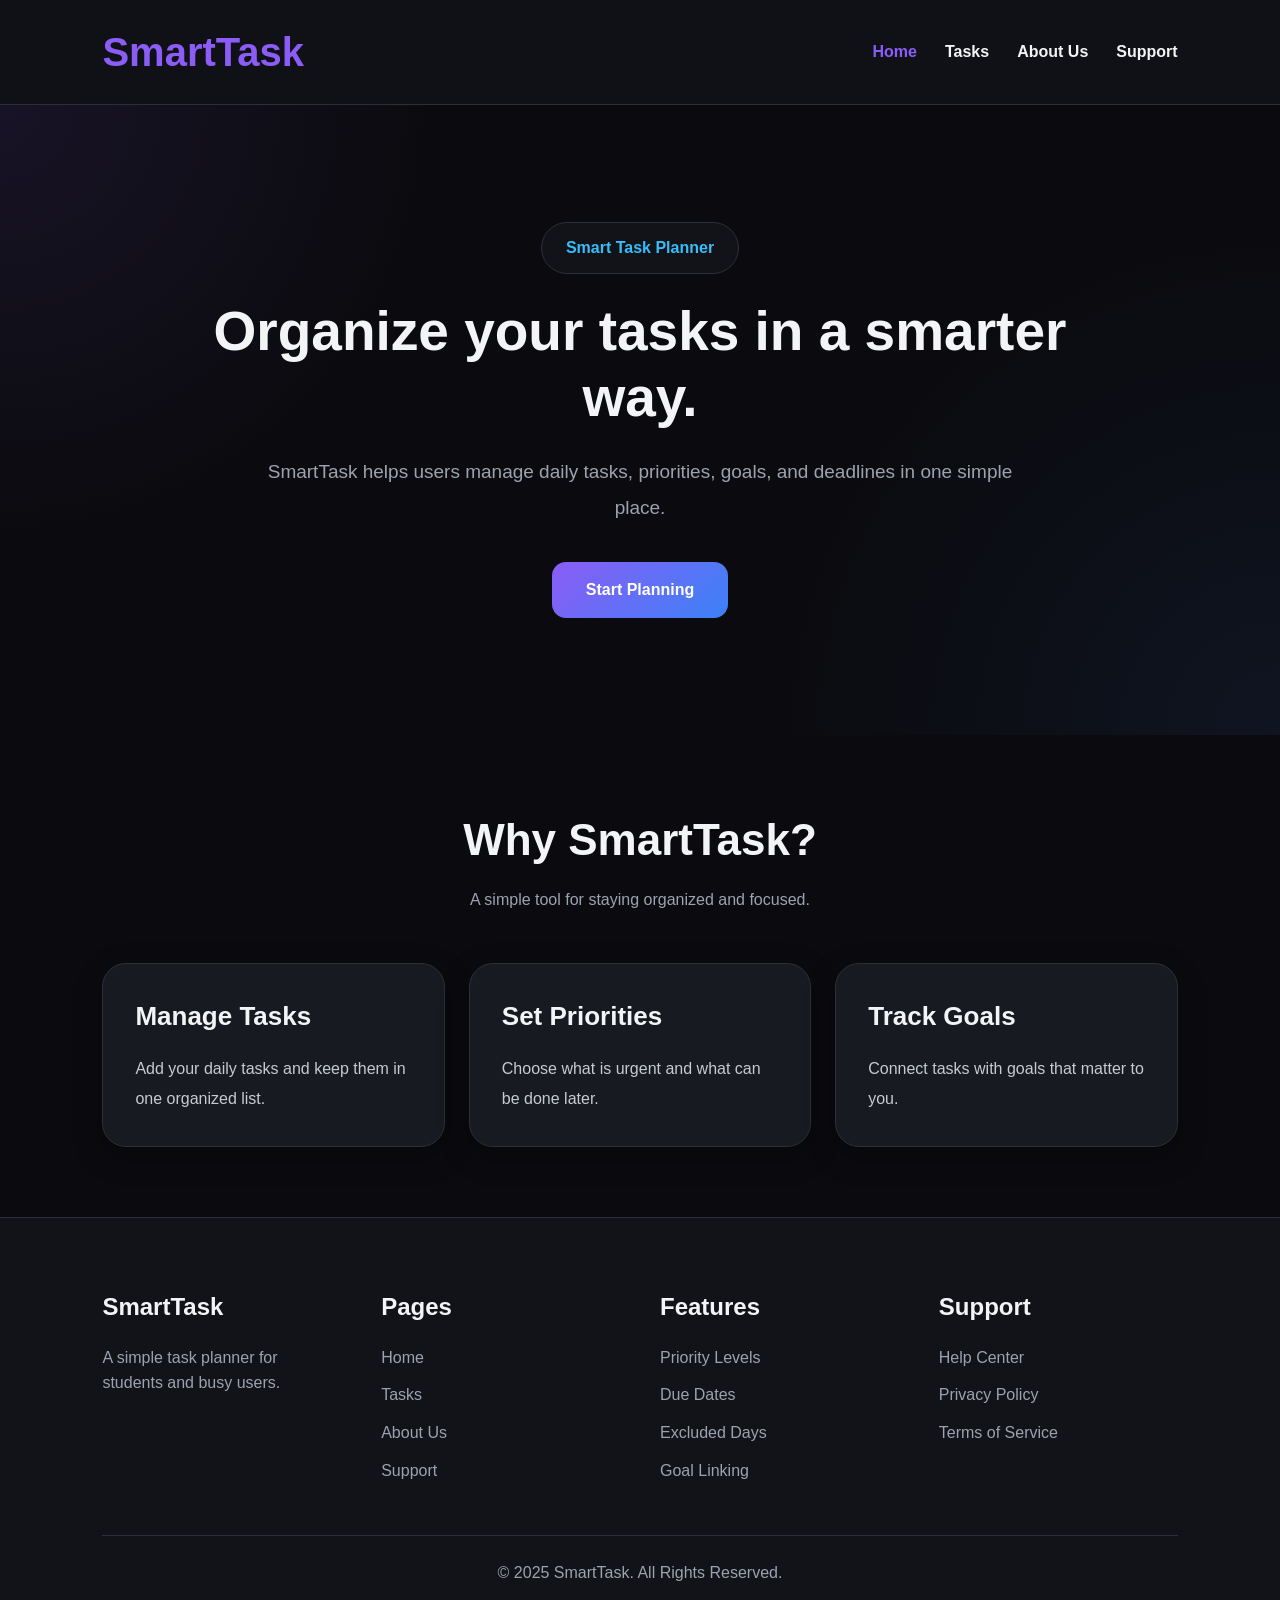
<file: smart-task/index.html>
<!DOCTYPE html>
<html lang="en">
<head>
  <meta charset="UTF-8">
  <meta name="viewport" content="width=device-width, initial-scale=1.0">
  <title>SmartTask | Home</title>
  <link rel="stylesheet" href="css/style.css">
</head>
<body>

<header>
  <div class="logo">SmartTask</div>

  <nav>
    <a href="index.html" class="active">Home</a>
    <a href="tasks.html">Tasks</a>
    <a href="about.html">About Us</a>
    <a href="support.html">Support</a>
  </nav>
</header>

<section class="hero">
  <div class="hero-content">
    <span class="tag">Smart Task Planner</span>

    <h1>Organize your tasks in a smarter way.</h1>

    <p>
      SmartTask helps users manage daily tasks, priorities, goals,
      and deadlines in one simple place.
    </p>

    <a href="tasks.html" class="main-btn">Start Planning</a>
  </div>
</section>

<section class="overview">
  <div class="section-title">
    <h2>Why SmartTask?</h2>
    <p>A simple tool for staying organized and focused.</p>
  </div>

  <div class="cards">
    <div class="card">
      <h3>Manage Tasks</h3>
      <p>Add your daily tasks and keep them in one organized list.</p>
    </div>

    <div class="card">
      <h3>Set Priorities</h3>
      <p>Choose what is urgent and what can be done later.</p>
    </div>

    <div class="card">
      <h3>Track Goals</h3>
      <p>Connect tasks with goals that matter to you.</p>
    </div>
  </div>
</section>

<footer>
  <div class="footer-content">
    <div>
      <h3>SmartTask</h3>
      <p>A simple task planner for students and busy users.</p>
    </div>

    <div>
      <h3>Pages</h3>
      <a href="index.html">Home</a>
      <a href="tasks.html">Tasks</a>
      <a href="about.html">About Us</a>
      <a href="support.html">Support</a>
    </div>

    <div>
      <h3>Features</h3>
      <p>Priority Levels</p>
      <p>Due Dates</p>
      <p>Excluded Days</p>
      <p>Goal Linking</p>
    </div>

    <div>
      <h3>Support</h3>
      <p>Help Center</p>
      <p>Privacy Policy</p>
      <p>Terms of Service</p>
    </div>
  </div>

  <div class="footer-bottom">
    <p>© 2025 SmartTask. All Rights Reserved.</p>
  </div>
</footer>

</body>
</html>
</file>
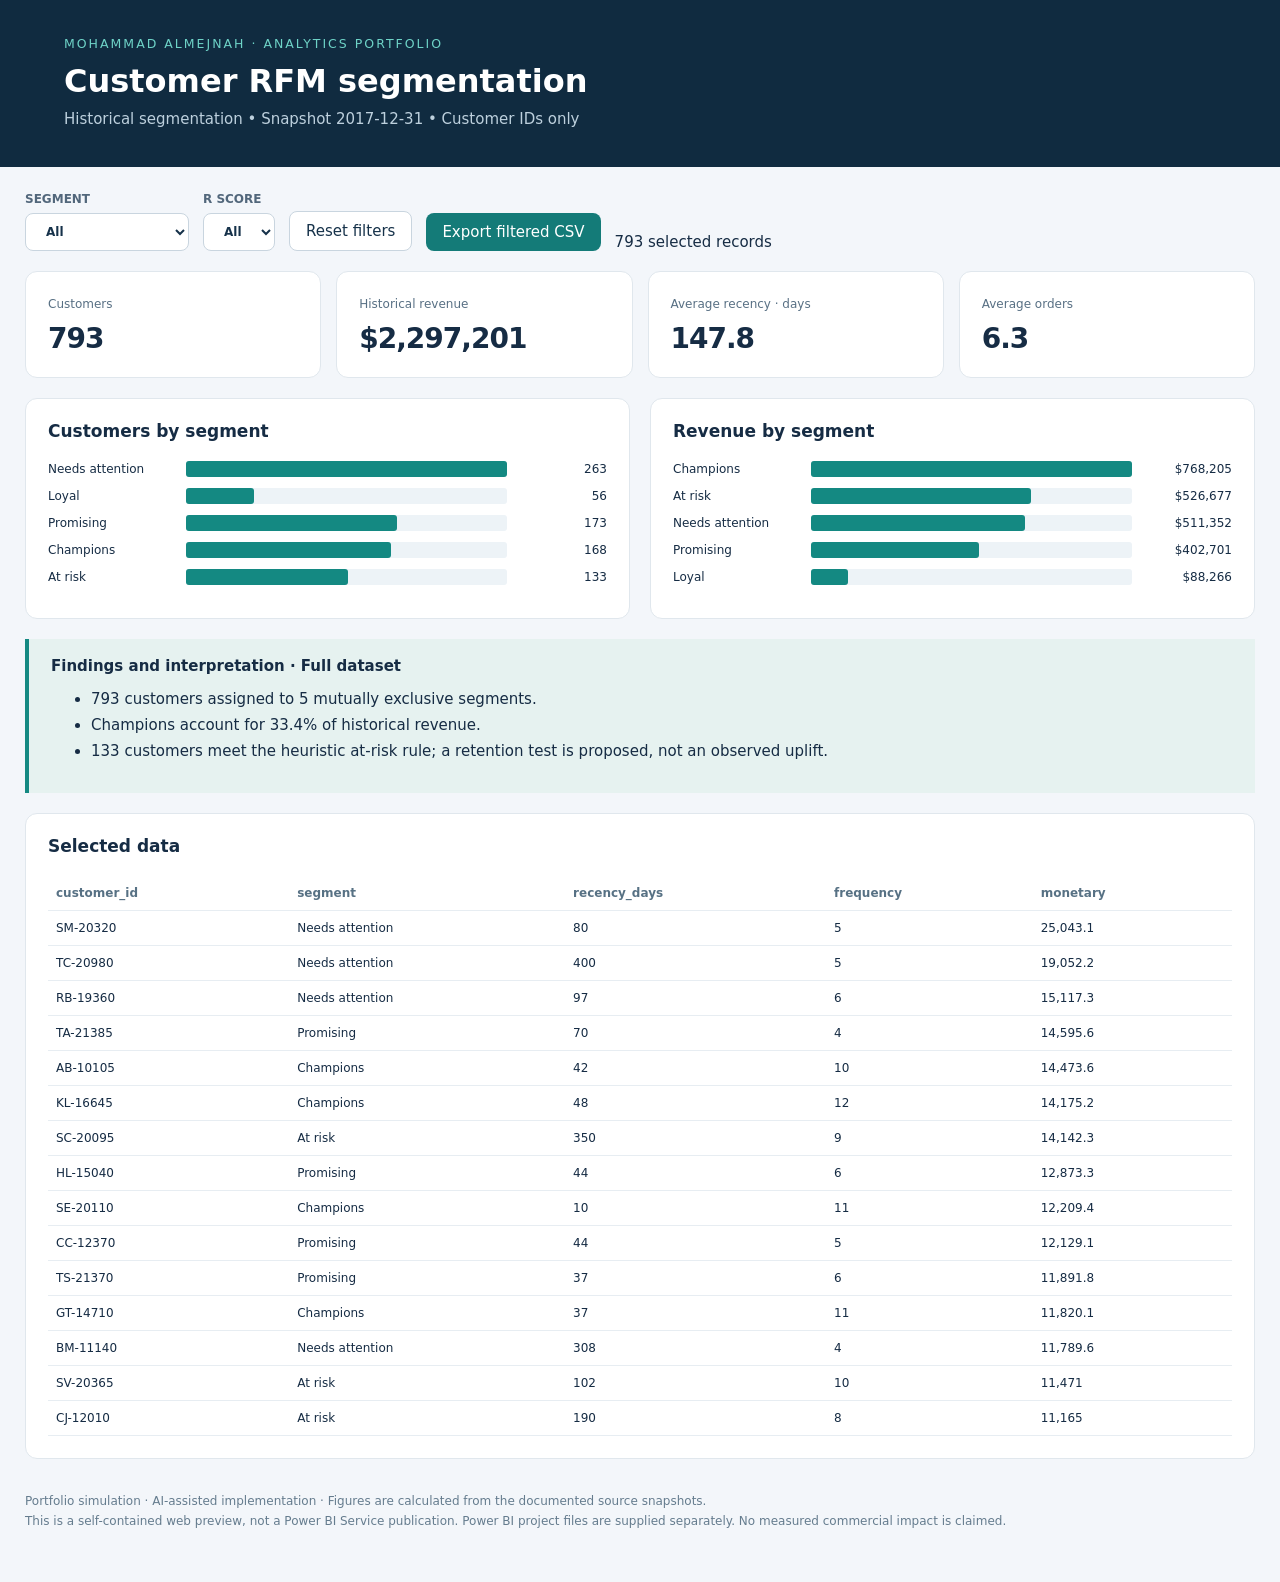
<file: customer-rfm/dashboard.html>
<!doctype html><html lang="en"><head><meta charset="utf-8"><meta name="viewport" content="width=device-width,initial-scale=1"><title>Customer RFM segmentation</title><style>
*{box-sizing:border-box}body{margin:0;background:#f3f6fa;color:#162c44;font:15px system-ui,-apple-system,Segoe UI,sans-serif}header{background:#102b40;color:white;padding:34px max(5vw,20px)}header small{letter-spacing:2px;color:#6ed3c7}h1{font-size:32px;margin:10px 0}header p{color:#bdd0dd;margin:5px 0}main{max-width:1320px;margin:auto;padding:25px}section{margin-bottom:20px}.toolbar{display:flex;gap:14px;align-items:end;flex-wrap:wrap}label{display:grid;gap:7px;font-size:12px;font-weight:650;color:#52677b}select,button{border:1px solid #c9d5df;background:white;border-radius:8px;padding:10px 16px;color:#16324a;font:inherit}button{cursor:pointer;background:#147b78;color:white;border:0}button.secondary{background:white;color:#16324a;border:1px solid #c9d5df}.kpis{display:grid;grid-template-columns:repeat(4,1fr);gap:15px}.kpi,.panel{background:white;border:1px solid #e0e7ed;border-radius:12px;padding:22px}.kpi small{color:#587084;font-size:12px}.kpi strong{display:block;font-size:28px;margin-top:10px;letter-spacing:-1px}.grid{display:grid;grid-template-columns:1fr 1fr;gap:20px}.panel h2{font-size:17px;margin:0 0 20px}.bar{display:grid;grid-template-columns:128px 1fr 90px;gap:10px;align-items:center;margin:11px 0;font-size:12px}.track{height:16px;background:#edf3f7;border-radius:3px}.fill{height:100%;background:#148982;border-radius:3px}.num{text-align:right;font-variant-numeric:tabular-nums}.notes{border-left:4px solid #148982;background:#e6f2f0;padding:18px 22px}.notes li{margin:8px 0}.notes strong{display:block;margin-bottom:8px}table{width:100%;border-collapse:collapse;font-size:12px}th,td{text-align:left;padding:10px 8px;border-bottom:1px solid #e7edf2}th{color:#577184}.scroll{overflow:auto}footer{font-size:12px;color:#657c8e;padding:12px 0 25px;line-height:1.7}svg{width:100%;height:265px}.empty{padding:40px;color:#687f92} @media(max-width:750px){.grid{grid-template-columns:1fr}.kpis{grid-template-columns:1fr 1fr}.kpi strong{font-size:22px}h1{font-size:26px}.bar{grid-template-columns:95px 1fr 75px}}
</style></head><body><header><small>MOHAMMAD ALMEJNAH · ANALYTICS PORTFOLIO</small><h1>Customer RFM segmentation</h1><p id="subtitle"></p></header><main><section class="toolbar"><label id="label1">Filter<select id="filter1"></select></label><label id="label2">Filter<select id="filter2"></select></label><button id="reset" class="secondary">Reset filters</button><button id="export">Export filtered CSV</button><span id="count"></span></section><section id="kpis" class="kpis"></section><section class="grid"><article class="panel"><h2 id="chart1title"></h2><div id="chart1"></div></article><article class="panel"><h2 id="chart2title"></h2><div id="chart2"></div></article></section><section class="notes"><strong>Findings and interpretation · Full dataset</strong><ul id="insights"></ul></section><section class="panel"><h2 id="tabletitle">Selected data</h2><div class="scroll"><table id="table"></table></div></section><footer>Portfolio simulation · AI-assisted implementation · Figures are calculated from the documented source snapshots.<br>This is a self-contained web preview, not a Power BI Service publication. Power BI project files are supplied separately. No measured commercial impact is claimed.</footer></main><script>
const P={"kind": "rfm", "title": "Customer RFM segmentation", "subtitle": "Historical segmentation • Snapshot 2017-12-31 • Customer IDs only", "summary": {"customers": 793, "sales": 2297200.8603, "segments": 5, "snapshot_date": "2017-12-31", "at_risk_customers": 133, "champion_customers": 168, "champion_sales_share": 0.3344092339403344}, "insights": ["793 customers assigned to 5 mutually exclusive segments.", "Champions account for 33.4% of historical revenue.", "133 customers meet the heuristic at-risk rule; a retention test is proposed, not an observed uplift."], "data": [{"customer_id": "AA-10315", "recency_days": 185, "frequency": 5, "monetary": 5563.56, "profit": -362.88250000000005, "r_score": 1, "f_score": 2, "m_score": 4, "segment": "Needs attention", "snapshot_date": "2017-12-31"}, {"customer_id": "AA-10375", "recency_days": 20, "frequency": 9, "monetary": 1056.39, "profit": 277.3824, "r_score": 4, "f_score": 4, "m_score": 1, "segment": "Loyal", "snapshot_date": "2017-12-31"}, {"customer_id": "AA-10480", "recency_days": 260, "frequency": 4, "monetary": 1790.512, "profit": 435.8274, "r_score": 1, "f_score": 1, "m_score": 2, "segment": "Needs attention", "snapshot_date": "2017-12-31"}, {"customer_id": "AA-10645", "recency_days": 56, "frequency": 6, "monetary": 5086.935, "profit": 857.8033, "r_score": 3, "f_score": 2, "m_score": 4, "segment": "Promising", "snapshot_date": "2017-12-31"}, {"customer_id": "AB-10015", "recency_days": 416, "frequency": 3, "monetary": 886.156, "profit": 129.3465, "r_score": 1, "f_score": 1, "m_score": 1, "segment": "Needs attention", "snapshot_date": "2017-12-31"}, {"customer_id": "AB-10060", "recency_days": 55, "frequency": 8, "monetary": 7755.62, "profit": 2054.5885, "r_score": 3, "f_score": 3, "m_score": 4, "segment": "Champions", "snapshot_date": "2017-12-31"}, {"customer_id": "AB-10105", "recency_days": 42, "frequency": 10, "monetary": 14473.571, "profit": 5444.8054999999995, "r_score": 3, "f_score": 4, "m_score": 4, "segment": "Champions", "snapshot_date": "2017-12-31"}, {"customer_id": "AB-10150", "recency_days": 42, "frequency": 5, "monetary": 966.71, "profit": 313.6597, "r_score": 3, "f_score": 2, "m_score": 1, "segment": "Promising", "snapshot_date": "2017-12-31"}, {"customer_id": "AB-10165", "recency_days": 26, "frequency": 8, "monetary": 1113.838, "profit": 220.813, "r_score": 4, "f_score": 3, "m_score": 1, "segment": "Loyal", "snapshot_date": "2017-12-31"}, {"customer_id": "AB-10255", "recency_days": 167, "frequency": 9, "monetary": 914.5319999999999, "profit": 264.5675, "r_score": 2, "f_score": 4, "m_score": 1, "segment": "At risk", "snapshot_date": "2017-12-31"}, {"customer_id": "AB-10600", "recency_days": 51, "frequency": 4, "monetary": 1515.862, "profit": -274.9604, "r_score": 3, "f_score": 1, "m_score": 2, "segment": "Promising", "snapshot_date": "2017-12-31"}, {"customer_id": "AC-10420", "recency_days": 233, "frequency": 3, "monetary": 925.8, "profit": -62.1342, "r_score": 1, "f_score": 1, "m_score": 1, "segment": "Needs attention", "snapshot_date": "2017-12-31"}, {"customer_id": "AC-10450", "recency_days": 12, "frequency": 7, "monetary": 5527.846, "profit": 1366.0098, "r_score": 4, "f_score": 3, "m_score": 4, "segment": "Champions", "snapshot_date": "2017-12-31"}, {"customer_id": "AC-10615", "recency_days": 7, "frequency": 5, "monetary": 2537.686, "profit": 298.82730000000004, "r_score": 4, "f_score": 2, "m_score": 3, "segment": "Promising", "snapshot_date": "2017-12-31"}, {"customer_id": "AC-10660", "recency_days": 283, "frequency": 5, "monetary": 657.316, "profit": -28.700399999999995, "r_score": 1, "f_score": 2, "m_score": 1, "segment": "Needs attention", "snapshot_date": "2017-12-31"}, {"customer_id": "AD-10180", "recency_days": 30, "frequency": 8, "monetary": 6106.88, "profit": 1869.9294, "r_score": 4, "f_score": 3, "m_score": 4, "segment": "Champions", "snapshot_date": "2017-12-31"}, {"customer_id": "AF-10870", "recency_days": 42, "frequency": 7, "monetary": 2052.908, "profit": 317.9712, "r_score": 3, "f_score": 3, "m_score": 2, "segment": "Loyal", "snapshot_date": "2017-12-31"}, {"customer_id": "AF-10885", "recency_days": 416, "frequency": 4, "monetary": 861.5649999999999, "profit": -163.1175, "r_score": 1, "f_score": 1, "m_score": 1, "segment": "Needs attention", "snapshot_date": "2017-12-31"}, {"customer_id": "AG-10270", "recency_days": 279, "frequency": 5, "monetary": 2582.898, "profit": 732.7399, "r_score": 1, "f_score": 2, "m_score": 3, "segment": "Needs attention", "snapshot_date": "2017-12-31"}, {"customer_id": "AG-10300", "recency_days": 119, "frequency": 4, "monetary": 367.548, "profit": 59.288399999999996, "r_score": 2, "f_score": 1, "m_score": 1, "segment": "Needs attention", "snapshot_date": "2017-12-31"}, {"customer_id": "AG-10330", "recency_days": 9, "frequency": 5, "monetary": 660.972, "profit": -5.137099999999995, "r_score": 4, "f_score": 2, "m_score": 1, "segment": "Promising", "snapshot_date": "2017-12-31"}, {"customer_id": "AG-10390", "recency_days": 115, "frequency": 5, "monetary": 200.945, "profit": 69.2784, "r_score": 2, "f_score": 2, "m_score": 1, "segment": "Needs attention", "snapshot_date": "2017-12-31"}, {"customer_id": "AG-10495", "recency_days": 79, "frequency": 8, "monetary": 2356.855, "profit": 295.6668, "r_score": 2, "f_score": 3, "m_score": 3, "segment": "At risk", "snapshot_date": "2017-12-31"}, {"customer_id": "AG-10525", "recency_days": 846, "frequency": 4, "monetary": 1455.038, "profit": -152.7613, "r_score": 1, "f_score": 1, "m_score": 2, "segment": "Needs attention", "snapshot_date": "2017-12-31"}, {"customer_id": "AG-10675", "recency_days": 98, "frequency": 7, "monetary": 3489.0396, "profit": -246.4257, "r_score": 2, "f_score": 3, "m_score": 3, "segment": "At risk", "snapshot_date": "2017-12-31"}, {"customer_id": "AG-10765", "recency_days": 78, "frequency": 4, "monetary": 170.584, "profit": -8.431000000000001, "r_score": 2, "f_score": 1, "m_score": 1, "segment": "Needs attention", "snapshot_date": "2017-12-31"}, {"customer_id": "AG-10900", "recency_days": 97, "frequency": 10, "monetary": 4510.7970000000005, "profit": 343.68240000000003, "r_score": 2, "f_score": 4, "m_score": 4, "segment": "At risk", "snapshot_date": "2017-12-31"}, {"customer_id": "AH-10030", "recency_days": 13, "frequency": 7, "monetary": 1744.7, "profit": 365.2152, "r_score": 4, "f_score": 3, "m_score": 2, "segment": "Loyal", "snapshot_date": "2017-12-31"}, {"customer_id": "AH-10075", "recency_days": 35, "frequency": 10, "monetary": 3250.337, "profit": 281.189, "r_score": 3, "f_score": 4, "m_score": 3, "segment": "Champions", "snapshot_date": "2017-12-31"}, {"customer_id": "AH-10120", "recency_days": 61, "frequency": 7, "monetary": 1735.5140000000001, "profit": -2.314599999999977, "r_score": 3, "f_score": 3, "m_score": 2, "segment": "Loyal", "snapshot_date": "2017-12-31"}, {"customer_id": "AH-10195", "recency_days": 56, "frequency": 4, "monetary": 1587.452, "profit": -378.5509, "r_score": 3, "f_score": 1, "m_score": 2, "segment": "Promising", "snapshot_date": "2017-12-31"}, {"customer_id": "AH-10210", "recency_days": 7, "frequency": 9, "monetary": 4805.344, "profit": 1308.5546, "r_score": 4, "f_score": 4, "m_score": 4, "segment": "Champions", "snapshot_date": "2017-12-31"}, {"customer_id": "AH-10465", "recency_days": 231, "frequency": 5, "monetary": 2495.3916, "profit": -196.12009999999998, "r_score": 1, "f_score": 2, "m_score": 3, "segment": "Needs attention", "snapshot_date": "2017-12-31"}, {"customer_id": "AH-10585", "recency_days": 22, "frequency": 4, "monetary": 738.504, "profit": 83.963, "r_score": 4, "f_score": 1, "m_score": 1, "segment": "Promising", "snapshot_date": "2017-12-31"}, {"customer_id": "AH-10690", "recency_days": 411, "frequency": 12, "monetary": 7888.294, "profit": 1298.0166, "r_score": 1, "f_score": 4, "m_score": 4, "segment": "At risk", "snapshot_date": "2017-12-31"}, {"customer_id": "AI-10855", "recency_days": 14, "frequency": 10, "monetary": 4375.786, "profit": 867.7271000000001, "r_score": 4, "f_score": 4, "m_score": 4, "segment": "Champions", "snapshot_date": "2017-12-31"}, {"customer_id": "AJ-10780", "recency_days": 76, "frequency": 7, "monetary": 4867.344, "profit": 150.71300000000002, "r_score": 3, "f_score": 3, "m_score": 4, "segment": "Champions", "snapshot_date": "2017-12-31"}, {"customer_id": "AJ-10795", "recency_days": 167, "frequency": 7, "monetary": 4501.391, "profit": 1158.7064, "r_score": 2, "f_score": 3, "m_score": 4, "segment": "At risk", "snapshot_date": "2017-12-31"}, {"customer_id": "AJ-10945", "recency_days": 86, "frequency": 7, "monetary": 1839.24, "profit": 521.1351999999999, "r_score": 2, "f_score": 3, "m_score": 2, "segment": "At risk", "snapshot_date": "2017-12-31"}, {"customer_id": "AJ-10960", "recency_days": 75, "frequency": 3, "monetary": 629.2479999999999, "profit": 60.4265, "r_score": 3, "f_score": 1, "m_score": 1, "segment": "Promising", "snapshot_date": "2017-12-31"}, {"customer_id": "AM-10360", "recency_days": 29, "frequency": 5, "monetary": 814.012, "profit": 194.9878, "r_score": 4, "f_score": 2, "m_score": 1, "segment": "Promising", "snapshot_date": "2017-12-31"}, {"customer_id": "AM-10705", "recency_days": 163, "frequency": 8, "monetary": 5664.022, "profit": 1085.7326, "r_score": 2, "f_score": 3, "m_score": 4, "segment": "At risk", "snapshot_date": "2017-12-31"}, {"customer_id": "AO-10810", "recency_days": 502, "frequency": 1, "monetary": 161.28, "profit": 12.096, "r_score": 1, "f_score": 1, "m_score": 1, "segment": "Needs attention", "snapshot_date": "2017-12-31"}, {"customer_id": "AP-10720", "recency_days": 42, "frequency": 8, "monetary": 1638.5539999999999, "profit": 285.7888, "r_score": 3, "f_score": 3, "m_score": 2, "segment": "Loyal", "snapshot_date": "2017-12-31"}, {"customer_id": "AP-10915", "recency_days": 99, "frequency": 10, "monetary": 3323.556, "profit": 579.3113, "r_score": 2, "f_score": 4, "m_score": 3, "segment": "At risk", "snapshot_date": "2017-12-31"}, {"customer_id": "AR-10345", "recency_days": 112, "frequency": 4, "monetary": 1055.694, "profit": -221.0544, "r_score": 2, "f_score": 1, "m_score": 1, "segment": "Needs attention", "snapshot_date": "2017-12-31"}, {"customer_id": "AR-10405", "recency_days": 126, "frequency": 5, "monetary": 2236.128, "profit": -98.76459999999999, "r_score": 2, "f_score": 2, "m_score": 2, "segment": "Needs attention", "snapshot_date": "2017-12-31"}, {"customer_id": "AR-10510", "recency_days": 15, "frequency": 5, "monetary": 264.864, "profit": 43.6695, "r_score": 4, "f_score": 2, "m_score": 1, "segment": "Promising", "snapshot_date": "2017-12-31"}, {"customer_id": "AR-10540", "recency_days": 7, "frequency": 6, "monetary": 6608.448, "profit": 2884.6207999999997, "r_score": 4, "f_score": 2, "m_score": 4, "segment": "Promising", "snapshot_date": "2017-12-31"}, {"customer_id": "AR-10570", "recency_days": 535, "frequency": 1, "monetary": 88.15, "profit": 32.633, "r_score": 1, "f_score": 1, "m_score": 1, "segment": "Needs attention", "snapshot_date": "2017-12-31"}, {"customer_id": "AR-10825", "recency_days": 59, "frequency": 8, "monetary": 4523.336, "profit": 494.8352, "r_score": 3, "f_score": 3, "m_score": 4, "segment": "Champions", "snapshot_date": "2017-12-31"}, {"customer_id": "AS-10045", "recency_days": 89, "frequency": 7, "monetary": 3050.692, "profit": -253.57459999999998, "r_score": 2, "f_score": 3, "m_score": 3, "segment": "At risk", "snapshot_date": "2017-12-31"}, {"customer_id": "AS-10090", "recency_days": 29, "frequency": 9, "monetary": 3255.31, "profit": 64.53739999999998, "r_score": 4, "f_score": 4, "m_score": 3, "segment": "Champions", "snapshot_date": "2017-12-31"}, {"customer_id": "AS-10135", "recency_days": 42, "frequency": 2, "monetary": 58.82, "profit": 21.8496, "r_score": 3, "f_score": 1, "m_score": 1, "segment": "Promising", "snapshot_date": "2017-12-31"}, {"customer_id": "AS-10225", "recency_days": 23, "frequency": 5, "monetary": 4260.784000000001, "profit": 719.7751000000001, "r_score": 4, "f_score": 2, "m_score": 4, "segment": "Promising", "snapshot_date": "2017-12-31"}, {"customer_id": "AS-10240", "recency_days": 193, "frequency": 7, "monetary": 584.6080000000001, "profit": 33.715799999999994, "r_score": 1, "f_score": 3, "m_score": 1, "segment": "At risk", "snapshot_date": "2017-12-31"}, {"customer_id": "AS-10285", "recency_days": 20, "frequency": 6, "monetary": 3214.236, "profit": 354.62760000000003, "r_score": 4, "f_score": 2, "m_score": 3, "segment": "Promising", "snapshot_date": "2017-12-31"}, {"customer_id": "AS-10630", "recency_days": 93, "frequency": 7, "monetary": 833.398, "profit": 136.49190000000002, "r_score": 2, "f_score": 3, "m_score": 1, "segment": "At risk", "snapshot_date": "2017-12-31"}, {"customer_id": "AT-10435", "recency_days": 22, "frequency": 6, "monetary": 1171.814, "profit": 100.8768, "r_score": 4, "f_score": 2, "m_score": 2, "segment": "Promising", "snapshot_date": "2017-12-31"}, {"customer_id": "AT-10735", "recency_days": 14, "frequency": 10, "monetary": 3831.864, "profit": 974.107, "r_score": 4, "f_score": 4, "m_score": 4, "segment": "Champions", "snapshot_date": "2017-12-31"}, {"customer_id": "AW-10840", "recency_days": 21, "frequency": 4, "monetary": 649.376, "profit": 65.7725, "r_score": 4, "f_score": 1, "m_score": 1, "segment": "Promising", "snapshot_date": "2017-12-31"}, {"customer_id": "AW-10930", "recency_days": 47, "frequency": 7, "monetary": 2852.9680000000003, "profit": -104.54860000000001, "r_score": 3, "f_score": 3, "m_score": 3, "segment": "Champions", "snapshot_date": "2017-12-31"}, {"customer_id": "AY-10555", "recency_days": 15, "frequency": 4, "monetary": 497.014, "profit": 103.3499, "r_score": 4, "f_score": 1, "m_score": 1, "segment": "Promising", "snapshot_date": "2017-12-31"}, {"customer_id": "AZ-10750", "recency_days": 161, "frequency": 6, "monetary": 1622.018, "profit": 154.9503, "r_score": 2, "f_score": 2, "m_score": 2, "segment": "Needs attention", "snapshot_date": "2017-12-31"}, {"customer_id": "BB-10990", "recency_days": 106, "frequency": 5, "monetary": 744.34, "profit": 11.583900000000007, "r_score": 2, "f_score": 2, "m_score": 1, "segment": "Needs attention", "snapshot_date": "2017-12-31"}, {"customer_id": "BB-11545", "recency_days": 29, "frequency": 9, "monetary": 6765.728, "profit": 1015.0749999999999, "r_score": 4, "f_score": 4, "m_score": 4, "segment": "Champions", "snapshot_date": "2017-12-31"}, {"customer_id": "BC-11125", "recency_days": 203, "frequency": 9, "monetary": 2933.676, "profit": 251.5974, "r_score": 1, "f_score": 4, "m_score": 3, "segment": "At risk", "snapshot_date": "2017-12-31"}, {"customer_id": "BD-11320", "recency_days": 34, "frequency": 12, "monetary": 5718.521, "profit": 1094.5037, "r_score": 3, "f_score": 4, "m_score": 4, "segment": "Champions", "snapshot_date": "2017-12-31"}, {"customer_id": "BD-11500", "recency_days": 36, "frequency": 6, "monetary": 4411.2429999999995, "profit": 1142.1225, "r_score": 3, "f_score": 2, "m_score": 4, "segment": "Promising", "snapshot_date": "2017-12-31"}, {"customer_id": "BD-11560", "recency_days": 279, "frequency": 2, "monetary": 320.54, "profit": 116.714, "r_score": 1, "f_score": 1, "m_score": 1, "segment": "Needs attention", "snapshot_date": "2017-12-31"}, {"customer_id": "BD-11605", "recency_days": 98, "frequency": 7, "monetary": 3288.471, "profit": 634.8463, "r_score": 2, "f_score": 3, "m_score": 3, "segment": "At risk", "snapshot_date": "2017-12-31"}, {"customer_id": "BD-11620", "recency_days": 70, "frequency": 6, "monetary": 1538.11, "profit": 206.7569, "r_score": 3, "f_score": 2, "m_score": 2, "segment": "Promising", "snapshot_date": "2017-12-31"}, {"customer_id": "BD-11635", "recency_days": 10, "frequency": 3, "monetary": 582.646, "profit": 141.534, "r_score": 4, "f_score": 1, "m_score": 1, "segment": "Promising", "snapshot_date": "2017-12-31"}, {"customer_id": "BD-11725", "recency_days": 94, "frequency": 6, "monetary": 1526.5, "profit": 333.9791, "r_score": 2, "f_score": 2, "m_score": 2, "segment": "Needs attention", "snapshot_date": "2017-12-31"}, {"customer_id": "BD-11770", "recency_days": 328, "frequency": 6, "monetary": 658.466, "profit": 141.265, "r_score": 1, "f_score": 2, "m_score": 1, "segment": "Needs attention", "snapshot_date": "2017-12-31"}, {"customer_id": "BE-11335", "recency_days": 120, "frequency": 5, "monetary": 4204.676, "profit": 1487.7739000000001, "r_score": 2, "f_score": 2, "m_score": 4, "segment": "Needs attention", "snapshot_date": "2017-12-31"}, {"customer_id": "BE-11410", "recency_days": 99, "frequency": 5, "monetary": 2261.438, "profit": 755.9151, "r_score": 2, "f_score": 2, "m_score": 3, "segment": "Needs attention", "snapshot_date": "2017-12-31"}, {"customer_id": "BE-11455", "recency_days": 255, "frequency": 6, "monetary": 1727.652, "profit": 139.20080000000002, "r_score": 1, "f_score": 2, "m_score": 2, "segment": "Needs attention", "snapshot_date": "2017-12-31"}, {"customer_id": "BF-10975", "recency_days": 92, "frequency": 7, "monetary": 599.798, "profit": 227.4384, "r_score": 2, "f_score": 3, "m_score": 1, "segment": "At risk", "snapshot_date": "2017-12-31"}, {"customer_id": "BF-11005", "recency_days": 40, "frequency": 4, "monetary": 1333.88, "profit": -291.3811, "r_score": 3, "f_score": 1, "m_score": 2, "segment": "Promising", "snapshot_date": "2017-12-31"}, {"customer_id": "BF-11020", "recency_days": 75, "frequency": 8, "monetary": 2888.506, "profit": 302.02, "r_score": 3, "f_score": 3, "m_score": 3, "segment": "Champions", "snapshot_date": "2017-12-31"}, {"customer_id": "BF-11080", "recency_days": 26, "frequency": 3, "monetary": 272.95, "profit": 110.9272, "r_score": 4, "f_score": 1, "m_score": 1, "segment": "Promising", "snapshot_date": "2017-12-31"}, {"customer_id": "BF-11170", "recency_days": 17, "frequency": 11, "monetary": 5907.972, "profit": 1538.2127, "r_score": 4, "f_score": 4, "m_score": 4, "segment": "Champions", "snapshot_date": "2017-12-31"}, {"customer_id": "BF-11215", "recency_days": 66, "frequency": 4, "monetary": 1585.162, "profit": 523.2133, "r_score": 3, "f_score": 1, "m_score": 2, "segment": "Promising", "snapshot_date": "2017-12-31"}, {"customer_id": "BF-11275", "recency_days": 58, "frequency": 3, "monetary": 791.99, "profit": 25.870199999999997, "r_score": 3, "f_score": 1, "m_score": 1, "segment": "Promising", "snapshot_date": "2017-12-31"}, {"customer_id": "BG-11035", "recency_days": 29, "frequency": 8, "monetary": 2798.948, "profit": -711.4274, "r_score": 4, "f_score": 3, "m_score": 3, "segment": "Champions", "snapshot_date": "2017-12-31"}, {"customer_id": "BG-11695", "recency_days": 37, "frequency": 6, "monetary": 1874.172, "profit": 107.5715, "r_score": 3, "f_score": 2, "m_score": 2, "segment": "Promising", "snapshot_date": "2017-12-31"}, {"customer_id": "BG-11740", "recency_days": 58, "frequency": 6, "monetary": 1006.356, "profit": 119.3479, "r_score": 3, "f_score": 2, "m_score": 1, "segment": "Promising", "snapshot_date": "2017-12-31"}, {"customer_id": "BH-11710", "recency_days": 24, "frequency": 8, "monetary": 6255.351, "profit": 802.7898, "r_score": 4, "f_score": 3, "m_score": 4, "segment": "Champions", "snapshot_date": "2017-12-31"}, {"customer_id": "BK-11260", "recency_days": 78, "frequency": 6, "monetary": 659.138, "profit": -63.7644, "r_score": 2, "f_score": 2, "m_score": 1, "segment": "Needs attention", "snapshot_date": "2017-12-31"}, {"customer_id": "BM-11140", "recency_days": 308, "frequency": 4, "monetary": 11789.630000000001, "profit": -1659.9581, "r_score": 1, "f_score": 1, "m_score": 4, "segment": "Needs attention", "snapshot_date": "2017-12-31"}, {"customer_id": "BM-11575", "recency_days": 101, "frequency": 6, "monetary": 808.162, "profit": 95.5816, "r_score": 2, "f_score": 2, "m_score": 1, "segment": "Needs attention", "snapshot_date": "2017-12-31"}, {"customer_id": "BM-11650", "recency_days": 34, "frequency": 11, "monetary": 7294.185, "profit": 2199.2781, "r_score": 3, "f_score": 4, "m_score": 4, "segment": "Champions", "snapshot_date": "2017-12-31"}, {"customer_id": "BM-11785", "recency_days": 219, "frequency": 10, "monetary": 1338.842, "profit": 137.7439, "r_score": 1, "f_score": 4, "m_score": 2, "segment": "At risk", "snapshot_date": "2017-12-31"}, {"customer_id": "BN-11470", "recency_days": 25, "frequency": 4, "monetary": 265.296, "profit": 36.6131, "r_score": 4, "f_score": 1, "m_score": 1, "segment": "Promising", "snapshot_date": "2017-12-31"}, {"customer_id": "BN-11515", "recency_days": 10, "frequency": 5, "monetary": 1459.344, "profit": 340.7054, "r_score": 4, "f_score": 2, "m_score": 2, "segment": "Promising", "snapshot_date": "2017-12-31"}, {"customer_id": "BO-11350", "recency_days": 138, "frequency": 5, "monetary": 2682.728, "profit": 278.77700000000004, "r_score": 2, "f_score": 2, "m_score": 3, "segment": "Needs attention", "snapshot_date": "2017-12-31"}, {"customer_id": "BO-11425", "recency_days": 76, "frequency": 2, "monetary": 130.83, "profit": 59.4522, "r_score": 3, "f_score": 1, "m_score": 1, "segment": "Promising", "snapshot_date": "2017-12-31"}, {"customer_id": "BP-11050", "recency_days": 84, "frequency": 5, "monetary": 983.42, "profit": 209.78300000000002, "r_score": 2, "f_score": 2, "m_score": 1, "segment": "Needs attention", "snapshot_date": "2017-12-31"}, {"customer_id": "BP-11095", "recency_days": 18, "frequency": 12, "monetary": 2442.044, "profit": 433.9751, "r_score": 4, "f_score": 4, "m_score": 3, "segment": "Champions", "snapshot_date": "2017-12-31"}, {"customer_id": "BP-11155", "recency_days": 90, "frequency": 6, "monetary": 1697.861, "profit": 647.3847, "r_score": 2, "f_score": 2, "m_score": 2, "segment": "Needs attention", "snapshot_date": "2017-12-31"}, {"customer_id": "BP-11185", "recency_days": 2, "frequency": 9, "monetary": 3675.861, "profit": 363.5991, "r_score": 4, "f_score": 4, "m_score": 3, "segment": "Champions", "snapshot_date": "2017-12-31"}, {"customer_id": "BP-11230", "recency_days": 40, "frequency": 5, "monetary": 1181.49, "profit": -197.26950000000002, "r_score": 3, "f_score": 2, "m_score": 2, "segment": "Promising", "snapshot_date": "2017-12-31"}, {"customer_id": "BP-11290", "recency_days": 13, "frequency": 7, "monetary": 2475.157, "profit": -319.0637, "r_score": 4, "f_score": 3, "m_score": 3, "segment": "Champions", "snapshot_date": "2017-12-31"}, {"customer_id": "BS-11365", "recency_days": 559, "frequency": 5, "monetary": 10501.653, "profit": 2616.0644, "r_score": 1, "f_score": 2, "m_score": 4, "segment": "Needs attention", "snapshot_date": "2017-12-31"}, {"customer_id": "BS-11380", "recency_days": 29, "frequency": 5, "monetary": 3887.834, "profit": -17.532200000000014, "r_score": 4, "f_score": 2, "m_score": 4, "segment": "Promising", "snapshot_date": "2017-12-31"}, {"customer_id": "BS-11590", "recency_days": 36, "frequency": 6, "monetary": 2454.928, "profit": 381.7807, "r_score": 3, "f_score": 2, "m_score": 3, "segment": "Promising", "snapshot_date": "2017-12-31"}, {"customer_id": "BS-11665", "recency_days": 583, "frequency": 3, "monetary": 3288.11, "profit": 238.73680000000002, "r_score": 1, "f_score": 1, "m_score": 3, "segment": "Needs attention", "snapshot_date": "2017-12-31"}, {"customer_id": "BS-11755", "recency_days": 2, "frequency": 7, "monetary": 2562.382, "profit": -113.29840000000002, "r_score": 4, "f_score": 3, "m_score": 3, "segment": "Champions", "snapshot_date": "2017-12-31"}, {"customer_id": "BS-11800", "recency_days": 266, "frequency": 2, "monetary": 949.43, "profit": 194.0516, "r_score": 1, "f_score": 1, "m_score": 1, "segment": "Needs attention", "snapshot_date": "2017-12-31"}, {"customer_id": "BT-11305", "recency_days": 337, "frequency": 5, "monetary": 2567.656, "profit": 417.5918, "r_score": 1, "f_score": 2, "m_score": 3, "segment": "Needs attention", "snapshot_date": "2017-12-31"}, {"customer_id": "BT-11395", "recency_days": 303, "frequency": 6, "monetary": 2186.6130000000003, "profit": 257.9163, "r_score": 1, "f_score": 2, "m_score": 2, "segment": "Needs attention", "snapshot_date": "2017-12-31"}, {"customer_id": "BT-11440", "recency_days": 561, "frequency": 4, "monetary": 603.876, "profit": -77.5256, "r_score": 1, "f_score": 1, "m_score": 1, "segment": "Needs attention", "snapshot_date": "2017-12-31"}, {"customer_id": "BT-11485", "recency_days": 660, "frequency": 2, "monetary": 415.19599999999997, "profit": 126.8694, "r_score": 1, "f_score": 1, "m_score": 1, "segment": "Needs attention", "snapshot_date": "2017-12-31"}, {"customer_id": "BT-11530", "recency_days": 92, "frequency": 5, "monetary": 2684.492, "profit": 409.4983, "r_score": 2, "f_score": 2, "m_score": 3, "segment": "Needs attention", "snapshot_date": "2017-12-31"}, {"customer_id": "BT-11680", "recency_days": 21, "frequency": 7, "monetary": 3196.752, "profit": 447.7484, "r_score": 4, "f_score": 3, "m_score": 3, "segment": "Champions", "snapshot_date": "2017-12-31"}, {"customer_id": "BV-11245", "recency_days": 335, "frequency": 5, "monetary": 1523.273, "profit": 315.2214, "r_score": 1, "f_score": 2, "m_score": 2, "segment": "Needs attention", "snapshot_date": "2017-12-31"}, {"customer_id": "BW-11065", "recency_days": 213, "frequency": 3, "monetary": 385.516, "profit": -58.2866, "r_score": 1, "f_score": 1, "m_score": 1, "segment": "Needs attention", "snapshot_date": "2017-12-31"}, {"customer_id": "BW-11110", "recency_days": 122, "frequency": 8, "monetary": 4750.358, "profit": 921.2574, "r_score": 2, "f_score": 3, "m_score": 4, "segment": "At risk", "snapshot_date": "2017-12-31"}, {"customer_id": "BW-11200", "recency_days": 204, "frequency": 6, "monetary": 1738.406, "profit": 246.9973, "r_score": 1, "f_score": 2, "m_score": 2, "segment": "Needs attention", "snapshot_date": "2017-12-31"}, {"customer_id": "CA-11965", "recency_days": 97, "frequency": 6, "monetary": 3789.7228, "profit": 1143.3817, "r_score": 2, "f_score": 2, "m_score": 4, "segment": "Needs attention", "snapshot_date": "2017-12-31"}, {"customer_id": "CA-12055", "recency_days": 402, "frequency": 5, "monetary": 1679.7240000000002, "profit": 211.25590000000003, "r_score": 1, "f_score": 2, "m_score": 2, "segment": "Needs attention", "snapshot_date": "2017-12-31"}, {"customer_id": "CA-12265", "recency_days": 57, "frequency": 9, "monetary": 2648.2872, "profit": 279.6183, "r_score": 3, "f_score": 4, "m_score": 3, "segment": "Champions", "snapshot_date": "2017-12-31"}, {"customer_id": "CA-12310", "recency_days": 14, "frequency": 4, "monetary": 1421.954, "profit": 246.02179999999998, "r_score": 4, "f_score": 1, "m_score": 2, "segment": "Promising", "snapshot_date": "2017-12-31"}, {"customer_id": "CA-12775", "recency_days": 121, "frequency": 7, "monetary": 3041.566, "profit": 204.48950000000002, "r_score": 2, "f_score": 3, "m_score": 3, "segment": "At risk", "snapshot_date": "2017-12-31"}, {"customer_id": "CB-12025", "recency_days": 48, "frequency": 10, "monetary": 6076.139, "profit": 150.2089, "r_score": 3, "f_score": 4, "m_score": 4, "segment": "Champions", "snapshot_date": "2017-12-31"}, {"customer_id": "CB-12415", "recency_days": 27, "frequency": 8, "monetary": 1949.2, "profit": 272.3883, "r_score": 4, "f_score": 3, "m_score": 2, "segment": "Loyal", "snapshot_date": "2017-12-31"}, {"customer_id": "CB-12535", "recency_days": 198, "frequency": 8, "monetary": 4246.4555, "profit": 1049.5601, "r_score": 1, "f_score": 3, "m_score": 4, "segment": "At risk", "snapshot_date": "2017-12-31"}, {"customer_id": "CC-12100", "recency_days": 458, "frequency": 6, "monetary": 1770.945, "profit": 208.5912, "r_score": 1, "f_score": 2, "m_score": 2, "segment": "Needs attention", "snapshot_date": "2017-12-31"}, {"customer_id": "CC-12145", "recency_days": 107, "frequency": 7, "monetary": 2471.65, "profit": 392.28249999999997, "r_score": 2, "f_score": 3, "m_score": 3, "segment": "At risk", "snapshot_date": "2017-12-31"}, {"customer_id": "CC-12220", "recency_days": 21, "frequency": 12, "monetary": 3913.418, "profit": 393.9618, "r_score": 4, "f_score": 4, "m_score": 4, "segment": "Champions", "snapshot_date": "2017-12-31"}, {"customer_id": "CC-12370", "recency_days": 44, "frequency": 5, "monetary": 12129.072, "profit": 2177.0492999999997, "r_score": 3, "f_score": 2, "m_score": 4, "segment": "Promising", "snapshot_date": "2017-12-31"}, {"customer_id": "CC-12430", "recency_days": 1, "frequency": 10, "monetary": 2870.05, "profit": 424.6583, "r_score": 4, "f_score": 4, "m_score": 3, "segment": "Champions", "snapshot_date": "2017-12-31"}, {"customer_id": "CC-12475", "recency_days": 40, "frequency": 9, "monetary": 1659.438, "profit": 154.851, "r_score": 3, "f_score": 4, "m_score": 2, "segment": "Loyal", "snapshot_date": "2017-12-31"}, {"customer_id": "CC-12550", "recency_days": 28, "frequency": 3, "monetary": 113.832, "profit": 33.8706, "r_score": 4, "f_score": 1, "m_score": 1, "segment": "Promising", "snapshot_date": "2017-12-31"}, {"customer_id": "CC-12610", "recency_days": 35, "frequency": 7, "monetary": 2540.6310000000003, "profit": 331.43399999999997, "r_score": 3, "f_score": 3, "m_score": 3, "segment": "Champions", "snapshot_date": "2017-12-31"}, {"customer_id": "CC-12670", "recency_days": 30, "frequency": 7, "monetary": 2269.7015, "profit": 187.8399, "r_score": 4, "f_score": 3, "m_score": 3, "segment": "Champions", "snapshot_date": "2017-12-31"}, {"customer_id": "CC-12685", "recency_days": 800, "frequency": 4, "monetary": 2854.1150000000002, "profit": 850.1591, "r_score": 1, "f_score": 1, "m_score": 3, "segment": "Needs attention", "snapshot_date": "2017-12-31"}, {"customer_id": "CD-11920", "recency_days": 41, "frequency": 5, "monetary": 2033.968, "profit": 426.661, "r_score": 3, "f_score": 2, "m_score": 2, "segment": "Promising", "snapshot_date": "2017-12-31"}, {"customer_id": "CD-11980", "recency_days": 55, "frequency": 3, "monetary": 639.766, "profit": -206.71720000000002, "r_score": 3, "f_score": 1, "m_score": 1, "segment": "Promising", "snapshot_date": "2017-12-31"}, {"customer_id": "CD-12280", "recency_days": 43, "frequency": 2, "monetary": 1205.584, "profit": 233.0274, "r_score": 3, "f_score": 1, "m_score": 2, "segment": "Promising", "snapshot_date": "2017-12-31"}, {"customer_id": "CD-12790", "recency_days": 400, "frequency": 5, "monetary": 1860.732, "profit": 403.8422, "r_score": 1, "f_score": 2, "m_score": 2, "segment": "Needs attention", "snapshot_date": "2017-12-31"}, {"customer_id": "CG-12040", "recency_days": 50, "frequency": 6, "monetary": 904.4680000000001, "profit": 86.5106, "r_score": 3, "f_score": 2, "m_score": 1, "segment": "Promising", "snapshot_date": "2017-12-31"}, {"customer_id": "CG-12520", "recency_days": 339, "frequency": 3, "monetary": 1148.78, "profit": 169.93439999999998, "r_score": 1, "f_score": 1, "m_score": 2, "segment": "Needs attention", "snapshot_date": "2017-12-31"}, {"customer_id": "CH-12070", "recency_days": 692, "frequency": 3, "monetary": 1537.236, "profit": 195.15109999999999, "r_score": 1, "f_score": 1, "m_score": 2, "segment": "Needs attention", "snapshot_date": "2017-12-31"}, {"customer_id": "CJ-11875", "recency_days": 366, "frequency": 1, "monetary": 16.52, "profit": 1.652, "r_score": 1, "f_score": 1, "m_score": 1, "segment": "Needs attention", "snapshot_date": "2017-12-31"}, {"customer_id": "CJ-12010", "recency_days": 190, "frequency": 8, "monetary": 11164.974, "profit": 858.7414, "r_score": 1, "f_score": 3, "m_score": 4, "segment": "At risk", "snapshot_date": "2017-12-31"}, {"customer_id": "CK-12205", "recency_days": 40, "frequency": 13, "monetary": 3154.855, "profit": 141.2831, "r_score": 3, "f_score": 4, "m_score": 3, "segment": "Champions", "snapshot_date": "2017-12-31"}, {"customer_id": "CK-12325", "recency_days": 121, "frequency": 5, "monetary": 2945.321, "profit": 261.22090000000003, "r_score": 2, "f_score": 2, "m_score": 3, "segment": "Needs attention", "snapshot_date": "2017-12-31"}, {"customer_id": "CK-12595", "recency_days": 44, "frequency": 11, "monetary": 2372.75, "profit": 497.70980000000003, "r_score": 3, "f_score": 4, "m_score": 3, "segment": "Champions", "snapshot_date": "2017-12-31"}, {"customer_id": "CK-12760", "recency_days": 83, "frequency": 9, "monetary": 1582.109, "profit": -338.4311, "r_score": 2, "f_score": 4, "m_score": 2, "segment": "At risk", "snapshot_date": "2017-12-31"}, {"customer_id": "CL-11890", "recency_days": 107, "frequency": 4, "monetary": 1262.0140000000001, "profit": 328.0847, "r_score": 2, "f_score": 1, "m_score": 2, "segment": "Needs attention", "snapshot_date": "2017-12-31"}, {"customer_id": "CL-12565", "recency_days": 285, "frequency": 12, "monetary": 10880.546, "profit": 1933.7831, "r_score": 1, "f_score": 4, "m_score": 4, "segment": "At risk", "snapshot_date": "2017-12-31"}, {"customer_id": "CL-12700", "recency_days": 106, "frequency": 5, "monetary": 2353.586, "profit": 229.00990000000002, "r_score": 2, "f_score": 2, "m_score": 3, "segment": "Needs attention", "snapshot_date": "2017-12-31"}, {"customer_id": "CM-11815", "recency_days": 132, "frequency": 6, "monetary": 1673.8880000000001, "profit": 214.463, "r_score": 2, "f_score": 2, "m_score": 2, "segment": "Needs attention", "snapshot_date": "2017-12-31"}, {"customer_id": "CM-11935", "recency_days": 709, "frequency": 2, "monetary": 565.392, "profit": -43.7324, "r_score": 1, "f_score": 1, "m_score": 1, "segment": "Needs attention", "snapshot_date": "2017-12-31"}, {"customer_id": "CM-12115", "recency_days": 9, "frequency": 4, "monetary": 1661.6100000000001, "profit": 409.0679, "r_score": 4, "f_score": 1, "m_score": 2, "segment": "Promising", "snapshot_date": "2017-12-31"}, {"customer_id": "CM-12160", "recency_days": 27, "frequency": 6, "monetary": 2533.314, "profit": -394.3686, "r_score": 4, "f_score": 2, "m_score": 3, "segment": "Promising", "snapshot_date": "2017-12-31"}, {"customer_id": "CM-12190", "recency_days": 9, "frequency": 6, "monetary": 1475.144, "profit": 91.2033, "r_score": 4, "f_score": 2, "m_score": 2, "segment": "Promising", "snapshot_date": "2017-12-31"}, {"customer_id": "CM-12235", "recency_days": 386, "frequency": 5, "monetary": 2305.712, "profit": 365.0387, "r_score": 1, "f_score": 2, "m_score": 3, "segment": "Needs attention", "snapshot_date": "2017-12-31"}, {"customer_id": "CM-12385", "recency_days": 38, "frequency": 4, "monetary": 8954.02, "profit": 3899.8903999999998, "r_score": 3, "f_score": 1, "m_score": 4, "segment": "Promising", "snapshot_date": "2017-12-31"}, {"customer_id": "CM-12445", "recency_days": 437, "frequency": 3, "monetary": 287.99, "profit": 64.42960000000001, "r_score": 1, "f_score": 1, "m_score": 1, "segment": "Needs attention", "snapshot_date": "2017-12-31"}, {"customer_id": "CM-12655", "recency_days": 28, "frequency": 6, "monetary": 6339.5576, "profit": 1572.4585, "r_score": 4, "f_score": 2, "m_score": 4, "segment": "Promising", "snapshot_date": "2017-12-31"}, {"customer_id": "CM-12715", "recency_days": 1036, "frequency": 4, "monetary": 3984.4524, "profit": 176.3108, "r_score": 1, "f_score": 1, "m_score": 4, "segment": "Needs attention", "snapshot_date": "2017-12-31"}, {"customer_id": "CP-12085", "recency_days": 83, "frequency": 8, "monetary": 5402.254, "profit": 427.0258, "r_score": 2, "f_score": 3, "m_score": 4, "segment": "At risk", "snapshot_date": "2017-12-31"}, {"customer_id": "CP-12340", "recency_days": 161, "frequency": 8, "monetary": 5888.275, "profit": -1850.3029000000001, "r_score": 2, "f_score": 3, "m_score": 4, "segment": "At risk", "snapshot_date": "2017-12-31"}, {"customer_id": "CR-12580", "recency_days": 58, "frequency": 4, "monetary": 2148.852, "profit": 74.40129999999999, "r_score": 3, "f_score": 1, "m_score": 2, "segment": "Promising", "snapshot_date": "2017-12-31"}, {"customer_id": "CR-12625", "recency_days": 471, "frequency": 3, "monetary": 475.9, "profit": 144.7594, "r_score": 1, "f_score": 1, "m_score": 1, "segment": "Needs attention", "snapshot_date": "2017-12-31"}, {"customer_id": "CR-12730", "recency_days": 79, "frequency": 4, "monetary": 1600.55, "profit": 306.9176, "r_score": 2, "f_score": 1, "m_score": 2, "segment": "Needs attention", "snapshot_date": "2017-12-31"}, {"customer_id": "CR-12820", "recency_days": 86, "frequency": 3, "monetary": 1397.8724, "profit": 83.27029999999999, "r_score": 2, "f_score": 1, "m_score": 2, "segment": "Needs attention", "snapshot_date": "2017-12-31"}, {"customer_id": "CS-11845", "recency_days": 92, "frequency": 5, "monetary": 1278.954, "profit": 185.3776, "r_score": 2, "f_score": 2, "m_score": 2, "segment": "Needs attention", "snapshot_date": "2017-12-31"}, {"customer_id": "CS-11860", "recency_days": 163, "frequency": 6, "monetary": 537.632, "profit": 105.8275, "r_score": 2, "f_score": 2, "m_score": 1, "segment": "Needs attention", "snapshot_date": "2017-12-31"}, {"customer_id": "CS-11950", "recency_days": 26, "frequency": 11, "monetary": 3036.547, "profit": -126.4223, "r_score": 4, "f_score": 4, "m_score": 3, "segment": "Champions", "snapshot_date": "2017-12-31"}, {"customer_id": "CS-12130", "recency_days": 490, "frequency": 4, "monetary": 884.64, "profit": 143.8339, "r_score": 1, "f_score": 1, "m_score": 1, "segment": "Needs attention", "snapshot_date": "2017-12-31"}, {"customer_id": "CS-12175", "recency_days": 233, "frequency": 5, "monetary": 844.4580000000001, "profit": 113.1405, "r_score": 1, "f_score": 2, "m_score": 1, "segment": "Needs attention", "snapshot_date": "2017-12-31"}, {"customer_id": "CS-12250", "recency_days": 27, "frequency": 12, "monetary": 2754.216, "profit": 738.3626, "r_score": 4, "f_score": 4, "m_score": 3, "segment": "Champions", "snapshot_date": "2017-12-31"}, {"customer_id": "CS-12355", "recency_days": 7, "frequency": 11, "monetary": 3202.1620000000003, "profit": 831.9432, "r_score": 4, "f_score": 4, "m_score": 3, "segment": "Champions", "snapshot_date": "2017-12-31"}, {"customer_id": "CS-12400", "recency_days": 3, "frequency": 9, "monetary": 3651.8585000000003, "profit": -342.8033, "r_score": 4, "f_score": 4, "m_score": 3, "segment": "Champions", "snapshot_date": "2017-12-31"}, {"customer_id": "CS-12460", "recency_days": 28, "frequency": 2, "monetary": 550.644, "profit": 156.2593, "r_score": 4, "f_score": 1, "m_score": 1, "segment": "Promising", "snapshot_date": "2017-12-31"}, {"customer_id": "CS-12490", "recency_days": 425, "frequency": 4, "monetary": 1077.2285, "profit": -302.8761, "r_score": 1, "f_score": 1, "m_score": 1, "segment": "Needs attention", "snapshot_date": "2017-12-31"}, {"customer_id": "CS-12505", "recency_days": 59, "frequency": 6, "monetary": 5690.054999999999, "profit": -6626.3895, "r_score": 3, "f_score": 2, "m_score": 4, "segment": "Promising", "snapshot_date": "2017-12-31"}, {"customer_id": "CT-11995", "recency_days": 97, "frequency": 8, "monetary": 3241.898, "profit": 161.22629999999998, "r_score": 2, "f_score": 3, "m_score": 3, "segment": "At risk", "snapshot_date": "2017-12-31"}, {"customer_id": "CV-12295", "recency_days": 255, "frequency": 5, "monetary": 2830.628, "profit": 493.0861, "r_score": 1, "f_score": 2, "m_score": 3, "segment": "Needs attention", "snapshot_date": "2017-12-31"}, {"customer_id": "CV-12805", "recency_days": 6, "frequency": 9, "monetary": 2370.3136, "profit": 98.99749999999999, "r_score": 4, "f_score": 4, "m_score": 3, "segment": "Champions", "snapshot_date": "2017-12-31"}, {"customer_id": "CW-11905", "recency_days": 23, "frequency": 6, "monetary": 1136.592, "profit": 370.8298, "r_score": 4, "f_score": 2, "m_score": 1, "segment": "Promising", "snapshot_date": "2017-12-31"}, {"customer_id": "CY-12745", "recency_days": 61, "frequency": 8, "monetary": 2900.026, "profit": 60.646699999999996, "r_score": 3, "f_score": 3, "m_score": 3, "segment": "Champions", "snapshot_date": "2017-12-31"}, {"customer_id": "Co-12640", "recency_days": 550, "frequency": 5, "monetary": 1300.076, "profit": 205.6282, "r_score": 1, "f_score": 2, "m_score": 2, "segment": "Needs attention", "snapshot_date": "2017-12-31"}, {"customer_id": "DA-13450", "recency_days": 353, "frequency": 4, "monetary": 156.76, "profit": 56.7904, "r_score": 1, "f_score": 1, "m_score": 1, "segment": "Needs attention", "snapshot_date": "2017-12-31"}, {"customer_id": "DB-12910", "recency_days": 22, "frequency": 8, "monetary": 2171.5989999999997, "profit": 431.3748, "r_score": 4, "f_score": 3, "m_score": 2, "segment": "Loyal", "snapshot_date": "2017-12-31"}, {"customer_id": "DB-12970", "recency_days": 242, "frequency": 5, "monetary": 2839.2272, "profit": 213.00289999999998, "r_score": 1, "f_score": 2, "m_score": 3, "segment": "Needs attention", "snapshot_date": "2017-12-31"}, {"customer_id": "DB-13060", "recency_days": 17, "frequency": 7, "monetary": 4531.646, "profit": 473.02720000000005, "r_score": 4, "f_score": 3, "m_score": 4, "segment": "Champions", "snapshot_date": "2017-12-31"}, {"customer_id": "DB-13120", "recency_days": 49, "frequency": 7, "monetary": 2973.094, "profit": -1421.7692, "r_score": 3, "f_score": 3, "m_score": 3, "segment": "Champions", "snapshot_date": "2017-12-31"}, {"customer_id": "DB-13210", "recency_days": 10, "frequency": 10, "monetary": 2332.5769999999998, "profit": 169.9679, "r_score": 4, "f_score": 4, "m_score": 3, "segment": "Champions", "snapshot_date": "2017-12-31"}, {"customer_id": "DB-13270", "recency_days": 54, "frequency": 8, "monetary": 4655.897, "profit": 841.8263999999999, "r_score": 3, "f_score": 3, "m_score": 4, "segment": "Champions", "snapshot_date": "2017-12-31"}, {"customer_id": "DB-13360", "recency_days": 265, "frequency": 5, "monetary": 1081.466, "profit": 291.00849999999997, "r_score": 1, "f_score": 2, "m_score": 1, "segment": "Needs attention", "snapshot_date": "2017-12-31"}, {"customer_id": "DB-13405", "recency_days": 188, "frequency": 4, "monetary": 1711.692, "profit": 438.9092, "r_score": 1, "f_score": 1, "m_score": 2, "segment": "Needs attention", "snapshot_date": "2017-12-31"}, {"customer_id": "DB-13555", "recency_days": 108, "frequency": 7, "monetary": 3908.8028, "profit": 109.327, "r_score": 2, "f_score": 3, "m_score": 4, "segment": "At risk", "snapshot_date": "2017-12-31"}, {"customer_id": "DB-13615", "recency_days": 34, "frequency": 7, "monetary": 1989.05, "profit": 438.8012, "r_score": 3, "f_score": 3, "m_score": 2, "segment": "Loyal", "snapshot_date": "2017-12-31"}, {"customer_id": "DB-13660", "recency_days": 13, "frequency": 7, "monetary": 1155.202, "profit": 177.6735, "r_score": 4, "f_score": 3, "m_score": 2, "segment": "Loyal", "snapshot_date": "2017-12-31"}, {"customer_id": "DC-12850", "recency_days": 38, "frequency": 9, "monetary": 3336.168, "profit": -1441.6313, "r_score": 3, "f_score": 4, "m_score": 3, "segment": "Champions", "snapshot_date": "2017-12-31"}, {"customer_id": "DC-13285", "recency_days": 24, "frequency": 5, "monetary": 1174.618, "profit": 132.06820000000002, "r_score": 4, "f_score": 2, "m_score": 2, "segment": "Promising", "snapshot_date": "2017-12-31"}, {"customer_id": "DD-13570", "recency_days": 42, "frequency": 6, "monetary": 269.542, "profit": 36.4344, "r_score": 3, "f_score": 2, "m_score": 1, "segment": "Promising", "snapshot_date": "2017-12-31"}, {"customer_id": "DE-13255", "recency_days": 720, "frequency": 5, "monetary": 2550.874, "profit": 464.47139999999996, "r_score": 1, "f_score": 2, "m_score": 3, "segment": "Needs attention", "snapshot_date": "2017-12-31"}, {"customer_id": "DF-13135", "recency_days": 701, "frequency": 3, "monetary": 2390.534, "profit": -259.3097, "r_score": 1, "f_score": 1, "m_score": 3, "segment": "Needs attention", "snapshot_date": "2017-12-31"}, {"customer_id": "DG-13300", "recency_days": 33, "frequency": 5, "monetary": 3195.818, "profit": 562.7761, "r_score": 3, "f_score": 2, "m_score": 3, "segment": "Promising", "snapshot_date": "2017-12-31"}, {"customer_id": "DH-13075", "recency_days": 278, "frequency": 6, "monetary": 4932.872, "profit": 1193.7404000000001, "r_score": 1, "f_score": 2, "m_score": 4, "segment": "Needs attention", "snapshot_date": "2017-12-31"}, {"customer_id": "DH-13675", "recency_days": 777, "frequency": 4, "monetary": 1043.096, "profit": 116.667, "r_score": 1, "f_score": 1, "m_score": 1, "segment": "Needs attention", "snapshot_date": "2017-12-31"}, {"customer_id": "DJ-13420", "recency_days": 638, "frequency": 4, "monetary": 2012.52, "profit": 483.035, "r_score": 1, "f_score": 1, "m_score": 2, "segment": "Needs attention", "snapshot_date": "2017-12-31"}, {"customer_id": "DJ-13510", "recency_days": 49, "frequency": 8, "monetary": 2501.688, "profit": 345.2521, "r_score": 3, "f_score": 3, "m_score": 3, "segment": "Champions", "snapshot_date": "2017-12-31"}, {"customer_id": "DJ-13630", "recency_days": 13, "frequency": 3, "monetary": 3356.398, "profit": 731.5644, "r_score": 4, "f_score": 1, "m_score": 3, "segment": "Promising", "snapshot_date": "2017-12-31"}, {"customer_id": "DK-12835", "recency_days": 22, "frequency": 12, "monetary": 3256.48, "profit": 881.1228, "r_score": 4, "f_score": 4, "m_score": 3, "segment": "Champions", "snapshot_date": "2017-12-31"}, {"customer_id": "DK-12895", "recency_days": 46, "frequency": 5, "monetary": 4282.176, "profit": 937.6496, "r_score": 3, "f_score": 2, "m_score": 4, "segment": "Promising", "snapshot_date": "2017-12-31"}, {"customer_id": "DK-12985", "recency_days": 8, "frequency": 5, "monetary": 1687.04, "profit": -107.35379999999999, "r_score": 4, "f_score": 2, "m_score": 2, "segment": "Promising", "snapshot_date": "2017-12-31"}, {"customer_id": "DK-13090", "recency_days": 43, "frequency": 7, "monetary": 2650.5570000000002, "profit": 536.3935, "r_score": 3, "f_score": 3, "m_score": 3, "segment": "Champions", "snapshot_date": "2017-12-31"}, {"customer_id": "DK-13150", "recency_days": 11, "frequency": 2, "monetary": 797.832, "profit": 249.9447, "r_score": 4, "f_score": 1, "m_score": 1, "segment": "Promising", "snapshot_date": "2017-12-31"}, {"customer_id": "DK-13225", "recency_days": 11, "frequency": 9, "monetary": 4802.394, "profit": 209.8994, "r_score": 4, "f_score": 4, "m_score": 4, "segment": "Champions", "snapshot_date": "2017-12-31"}, {"customer_id": "DK-13375", "recency_days": 20, "frequency": 8, "monetary": 3318.486, "profit": 377.0799, "r_score": 4, "f_score": 3, "m_score": 3, "segment": "Champions", "snapshot_date": "2017-12-31"}, {"customer_id": "DL-12865", "recency_days": 101, "frequency": 8, "monetary": 1503.112, "profit": 322.2449, "r_score": 2, "f_score": 3, "m_score": 2, "segment": "At risk", "snapshot_date": "2017-12-31"}, {"customer_id": "DL-12925", "recency_days": 58, "frequency": 6, "monetary": 3272.2000000000003, "profit": 4.213200000000022, "r_score": 3, "f_score": 2, "m_score": 3, "segment": "Promising", "snapshot_date": "2017-12-31"}, {"customer_id": "DL-13315", "recency_days": 23, "frequency": 8, "monetary": 1458.258, "profit": 288.8732, "r_score": 4, "f_score": 3, "m_score": 2, "segment": "Loyal", "snapshot_date": "2017-12-31"}, {"customer_id": "DL-13330", "recency_days": 58, "frequency": 4, "monetary": 585.02, "profit": 222.6812, "r_score": 3, "f_score": 1, "m_score": 1, "segment": "Promising", "snapshot_date": "2017-12-31"}, {"customer_id": "DL-13495", "recency_days": 77, "frequency": 8, "monetary": 3539.322, "profit": -52.78799999999999, "r_score": 2, "f_score": 3, "m_score": 3, "segment": "At risk", "snapshot_date": "2017-12-31"}, {"customer_id": "DM-12955", "recency_days": 115, "frequency": 7, "monetary": 1322.034, "profit": 108.7583, "r_score": 2, "f_score": 3, "m_score": 2, "segment": "At risk", "snapshot_date": "2017-12-31"}, {"customer_id": "DM-13015", "recency_days": 58, "frequency": 7, "monetary": 6345.103, "profit": 1677.3931, "r_score": 3, "f_score": 3, "m_score": 4, "segment": "Champions", "snapshot_date": "2017-12-31"}, {"customer_id": "DM-13345", "recency_days": 23, "frequency": 8, "monetary": 4074.4719999999998, "profit": 1319.0586, "r_score": 4, "f_score": 3, "m_score": 4, "segment": "Champions", "snapshot_date": "2017-12-31"}, {"customer_id": "DM-13525", "recency_days": 482, "frequency": 3, "monetary": 1376.792, "profit": 199.7688, "r_score": 1, "f_score": 1, "m_score": 2, "segment": "Needs attention", "snapshot_date": "2017-12-31"}, {"customer_id": "DN-13690", "recency_days": 218, "frequency": 7, "monetary": 2139.79, "profit": 540.5405000000001, "r_score": 1, "f_score": 3, "m_score": 2, "segment": "At risk", "snapshot_date": "2017-12-31"}, {"customer_id": "DO-13435", "recency_days": 134, "frequency": 9, "monetary": 1300.0315, "profit": -38.90860000000001, "r_score": 2, "f_score": 4, "m_score": 2, "segment": "At risk", "snapshot_date": "2017-12-31"}, {"customer_id": "DO-13645", "recency_days": 27, "frequency": 7, "monetary": 1267.316, "profit": 294.0676, "r_score": 4, "f_score": 3, "m_score": 2, "segment": "Loyal", "snapshot_date": "2017-12-31"}, {"customer_id": "DP-13000", "recency_days": 127, "frequency": 9, "monetary": 1050.636, "profit": 241.45239999999998, "r_score": 2, "f_score": 4, "m_score": 1, "segment": "At risk", "snapshot_date": "2017-12-31"}, {"customer_id": "DP-13105", "recency_days": 7, "frequency": 8, "monetary": 2215.002, "profit": 563.1761, "r_score": 4, "f_score": 3, "m_score": 2, "segment": "Loyal", "snapshot_date": "2017-12-31"}, {"customer_id": "DP-13165", "recency_days": 813, "frequency": 2, "monetary": 1058.616, "profit": -40.93759999999999, "r_score": 1, "f_score": 1, "m_score": 1, "segment": "Needs attention", "snapshot_date": "2017-12-31"}, {"customer_id": "DP-13390", "recency_days": 359, "frequency": 9, "monetary": 5480.723999999999, "profit": 1571.8318000000002, "r_score": 1, "f_score": 4, "m_score": 4, "segment": "At risk", "snapshot_date": "2017-12-31"}, {"customer_id": "DR-12880", "recency_days": 4, "frequency": 9, "monetary": 6528.034, "profit": 1641.8613, "r_score": 4, "f_score": 4, "m_score": 4, "segment": "Champions", "snapshot_date": "2017-12-31"}, {"customer_id": "DR-12940", "recency_days": 51, "frequency": 8, "monetary": 8350.868, "profit": 2869.076, "r_score": 3, "f_score": 3, "m_score": 4, "segment": "Champions", "snapshot_date": "2017-12-31"}, {"customer_id": "DS-13030", "recency_days": 94, "frequency": 4, "monetary": 1762.213, "profit": 193.3319, "r_score": 2, "f_score": 1, "m_score": 2, "segment": "Needs attention", "snapshot_date": "2017-12-31"}, {"customer_id": "DS-13180", "recency_days": 24, "frequency": 9, "monetary": 2881.8128, "profit": 163.6993, "r_score": 4, "f_score": 4, "m_score": 3, "segment": "Champions", "snapshot_date": "2017-12-31"}, {"customer_id": "DV-13045", "recency_days": 20, "frequency": 5, "monetary": 1119.483, "profit": -427.184, "r_score": 4, "f_score": 2, "m_score": 1, "segment": "Promising", "snapshot_date": "2017-12-31"}, {"customer_id": "DV-13465", "recency_days": 30, "frequency": 6, "monetary": 3341.587, "profit": 353.2127, "r_score": 4, "f_score": 2, "m_score": 3, "segment": "Promising", "snapshot_date": "2017-12-31"}, {"customer_id": "DW-13195", "recency_days": 70, "frequency": 6, "monetary": 1080.751, "profit": -86.8738, "r_score": 3, "f_score": 2, "m_score": 1, "segment": "Promising", "snapshot_date": "2017-12-31"}, {"customer_id": "DW-13480", "recency_days": 218, "frequency": 5, "monetary": 5271.628, "profit": 1348.7556, "r_score": 1, "f_score": 2, "m_score": 4, "segment": "Needs attention", "snapshot_date": "2017-12-31"}, {"customer_id": "DW-13540", "recency_days": 99, "frequency": 5, "monetary": 344.08, "profit": 69.6672, "r_score": 2, "f_score": 2, "m_score": 1, "segment": "Needs attention", "snapshot_date": "2017-12-31"}, {"customer_id": "DW-13585", "recency_days": 243, "frequency": 7, "monetary": 1204.854, "profit": -266.8966, "r_score": 1, "f_score": 3, "m_score": 2, "segment": "At risk", "snapshot_date": "2017-12-31"}, {"customer_id": "Dl-13600", "recency_days": 120, "frequency": 5, "monetary": 755.602, "profit": 175.2388, "r_score": 2, "f_score": 2, "m_score": 1, "segment": "Needs attention", "snapshot_date": "2017-12-31"}, {"customer_id": "Dp-13240", "recency_days": 85, "frequency": 11, "monetary": 7198.761, "profit": 333.36479999999995, "r_score": 2, "f_score": 4, "m_score": 4, "segment": "At risk", "snapshot_date": "2017-12-31"}, {"customer_id": "EA-14035", "recency_days": 153, "frequency": 13, "monetary": 2846.705, "profit": -52.74059999999999, "r_score": 2, "f_score": 4, "m_score": 3, "segment": "At risk", "snapshot_date": "2017-12-31"}, {"customer_id": "EB-13705", "recency_days": 49, "frequency": 9, "monetary": 3644.978, "profit": 13.621500000000012, "r_score": 3, "f_score": 4, "m_score": 3, "segment": "Champions", "snapshot_date": "2017-12-31"}, {"customer_id": "EB-13750", "recency_days": 36, "frequency": 10, "monetary": 3236.314, "profit": -80.286, "r_score": 3, "f_score": 4, "m_score": 3, "segment": "Champions", "snapshot_date": "2017-12-31"}, {"customer_id": "EB-13840", "recency_days": 91, "frequency": 5, "monetary": 4358.128, "profit": 656.1988, "r_score": 2, "f_score": 2, "m_score": 4, "segment": "Needs attention", "snapshot_date": "2017-12-31"}, {"customer_id": "EB-13870", "recency_days": 101, "frequency": 10, "monetary": 2767.219, "profit": 261.5315, "r_score": 2, "f_score": 4, "m_score": 3, "segment": "At risk", "snapshot_date": "2017-12-31"}, {"customer_id": "EB-13930", "recency_days": 162, "frequency": 5, "monetary": 944.6, "profit": 0.6042000000000058, "r_score": 2, "f_score": 2, "m_score": 1, "segment": "Needs attention", "snapshot_date": "2017-12-31"}, {"customer_id": "EB-13975", "recency_days": 1, "frequency": 4, "monetary": 1643.255, "profit": 162.8781, "r_score": 4, "f_score": 1, "m_score": 2, "segment": "Promising", "snapshot_date": "2017-12-31"}, {"customer_id": "EB-14110", "recency_days": 114, "frequency": 6, "monetary": 3071.126, "profit": 184.7656, "r_score": 2, "f_score": 2, "m_score": 3, "segment": "Needs attention", "snapshot_date": "2017-12-31"}, {"customer_id": "EB-14170", "recency_days": 83, "frequency": 6, "monetary": 1186.326, "profit": 282.1701, "r_score": 2, "f_score": 2, "m_score": 2, "segment": "Needs attention", "snapshot_date": "2017-12-31"}, {"customer_id": "EC-14050", "recency_days": 54, "frequency": 5, "monetary": 461.914, "profit": 96.4256, "r_score": 3, "f_score": 2, "m_score": 1, "segment": "Promising", "snapshot_date": "2017-12-31"}, {"customer_id": "ED-13885", "recency_days": 136, "frequency": 8, "monetary": 3484.92, "profit": 670.4435000000001, "r_score": 2, "f_score": 3, "m_score": 3, "segment": "At risk", "snapshot_date": "2017-12-31"}, {"customer_id": "EG-13900", "recency_days": 23, "frequency": 5, "monetary": 1832.02, "profit": 104.2656, "r_score": 4, "f_score": 2, "m_score": 2, "segment": "Promising", "snapshot_date": "2017-12-31"}, {"customer_id": "EH-13765", "recency_days": 136, "frequency": 12, "monetary": 10310.880000000001, "profit": 1393.5154, "r_score": 2, "f_score": 4, "m_score": 4, "segment": "At risk", "snapshot_date": "2017-12-31"}, {"customer_id": "EH-13945", "recency_days": 218, "frequency": 8, "monetary": 684.1709999999999, "profit": 53.5398, "r_score": 1, "f_score": 3, "m_score": 1, "segment": "At risk", "snapshot_date": "2017-12-31"}, {"customer_id": "EH-13990", "recency_days": 406, "frequency": 6, "monetary": 825.9499999999999, "profit": 150.3759, "r_score": 1, "f_score": 2, "m_score": 1, "segment": "Needs attention", "snapshot_date": "2017-12-31"}, {"customer_id": "EH-14005", "recency_days": 3, "frequency": 7, "monetary": 1219.53, "profit": -94.14079999999997, "r_score": 4, "f_score": 3, "m_score": 2, "segment": "Loyal", "snapshot_date": "2017-12-31"}, {"customer_id": "EH-14125", "recency_days": 153, "frequency": 10, "monetary": 3082.653, "profit": 96.27019999999999, "r_score": 2, "f_score": 4, "m_score": 3, "segment": "At risk", "snapshot_date": "2017-12-31"}, {"customer_id": "EH-14185", "recency_days": 106, "frequency": 6, "monetary": 923.884, "profit": 242.1107, "r_score": 2, "f_score": 2, "m_score": 1, "segment": "Needs attention", "snapshot_date": "2017-12-31"}, {"customer_id": "EJ-13720", "recency_days": 303, "frequency": 4, "monetary": 2162.174, "profit": 387.01759999999996, "r_score": 1, "f_score": 1, "m_score": 2, "segment": "Needs attention", "snapshot_date": "2017-12-31"}, {"customer_id": "EJ-14155", "recency_days": 58, "frequency": 5, "monetary": 2656.6910000000003, "profit": 451.87550000000005, "r_score": 3, "f_score": 2, "m_score": 3, "segment": "Promising", "snapshot_date": "2017-12-31"}, {"customer_id": "EK-13795", "recency_days": 45, "frequency": 4, "monetary": 1303.4779999999998, "profit": 97.1066, "r_score": 3, "f_score": 1, "m_score": 2, "segment": "Promising", "snapshot_date": "2017-12-31"}, {"customer_id": "EL-13735", "recency_days": 78, "frequency": 2, "monetary": 124.28, "profit": 27.1154, "r_score": 2, "f_score": 1, "m_score": 1, "segment": "Needs attention", "snapshot_date": "2017-12-31"}, {"customer_id": "EM-13810", "recency_days": 133, "frequency": 5, "monetary": 2567.0099999999998, "profit": -133.82750000000001, "r_score": 2, "f_score": 2, "m_score": 3, "segment": "Needs attention", "snapshot_date": "2017-12-31"}, {"customer_id": "EM-13825", "recency_days": 56, "frequency": 8, "monetary": 2339.598, "profit": 682.5541999999999, "r_score": 3, "f_score": 3, "m_score": 3, "segment": "Champions", "snapshot_date": "2017-12-31"}, {"customer_id": "EM-13960", "recency_days": 152, "frequency": 5, "monetary": 933.704, "profit": 102.29599999999999, "r_score": 2, "f_score": 2, "m_score": 1, "segment": "Needs attention", "snapshot_date": "2017-12-31"}, {"customer_id": "EM-14065", "recency_days": 48, "frequency": 4, "monetary": 228.98999999999998, "profit": 40.154599999999995, "r_score": 3, "f_score": 1, "m_score": 1, "segment": "Promising", "snapshot_date": "2017-12-31"}, {"customer_id": "EM-14095", "recency_days": 114, "frequency": 4, "monetary": 1041.0420000000001, "profit": 240.23620000000003, "r_score": 2, "f_score": 1, "m_score": 1, "segment": "Needs attention", "snapshot_date": "2017-12-31"}, {"customer_id": "EM-14140", "recency_days": 49, "frequency": 6, "monetary": 4588.436, "profit": 1319.3655, "r_score": 3, "f_score": 2, "m_score": 4, "segment": "Promising", "snapshot_date": "2017-12-31"}, {"customer_id": "EM-14200", "recency_days": 159, "frequency": 3, "monetary": 366.822, "profit": 21.7721, "r_score": 2, "f_score": 1, "m_score": 1, "segment": "Needs attention", "snapshot_date": "2017-12-31"}, {"customer_id": "EN-13780", "recency_days": 288, "frequency": 4, "monetary": 2199.366, "profit": 496.1131, "r_score": 1, "f_score": 1, "m_score": 2, "segment": "Needs attention", "snapshot_date": "2017-12-31"}, {"customer_id": "EP-13915", "recency_days": 13, "frequency": 17, "monetary": 5478.0608, "profit": 144.95780000000002, "r_score": 4, "f_score": 4, "m_score": 4, "segment": "Champions", "snapshot_date": "2017-12-31"}, {"customer_id": "ER-13855", "recency_days": 422, "frequency": 3, "monetary": 1245.788, "profit": -295.7398, "r_score": 1, "f_score": 1, "m_score": 2, "segment": "Needs attention", "snapshot_date": "2017-12-31"}, {"customer_id": "ES-14020", "recency_days": 41, "frequency": 5, "monetary": 3510.4579999999996, "profit": 1003.2935, "r_score": 3, "f_score": 2, "m_score": 3, "segment": "Promising", "snapshot_date": "2017-12-31"}, {"customer_id": "ES-14080", "recency_days": 29, "frequency": 9, "monetary": 4657.924, "profit": 246.6661, "r_score": 4, "f_score": 4, "m_score": 4, "segment": "Champions", "snapshot_date": "2017-12-31"}, {"customer_id": "FA-14230", "recency_days": 98, "frequency": 7, "monetary": 2984.054, "profit": 520.5229, "r_score": 2, "f_score": 3, "m_score": 3, "segment": "At risk", "snapshot_date": "2017-12-31"}, {"customer_id": "FC-14245", "recency_days": 71, "frequency": 7, "monetary": 3418.7419999999997, "profit": 1217.1662, "r_score": 3, "f_score": 3, "m_score": 3, "segment": "Champions", "snapshot_date": "2017-12-31"}, {"customer_id": "FC-14335", "recency_days": 185, "frequency": 7, "monetary": 3889.366, "profit": 714.2926, "r_score": 1, "f_score": 3, "m_score": 4, "segment": "At risk", "snapshot_date": "2017-12-31"}, {"customer_id": "FG-14260", "recency_days": 35, "frequency": 7, "monetary": 1383.144, "profit": 394.7397, "r_score": 3, "f_score": 3, "m_score": 2, "segment": "Loyal", "snapshot_date": "2017-12-31"}, {"customer_id": "FH-14275", "recency_days": 38, "frequency": 10, "monetary": 4256.272, "profit": 1073.2676, "r_score": 3, "f_score": 4, "m_score": 4, "segment": "Champions", "snapshot_date": "2017-12-31"}, {"customer_id": "FH-14350", "recency_days": 213, "frequency": 4, "monetary": 2271.284, "profit": 706.289, "r_score": 1, "f_score": 1, "m_score": 3, "segment": "Needs attention", "snapshot_date": "2017-12-31"}, {"customer_id": "FH-14365", "recency_days": 6, "frequency": 8, "monetary": 6987.196, "profit": 2050.2826, "r_score": 4, "f_score": 3, "m_score": 4, "segment": "Champions", "snapshot_date": "2017-12-31"}, {"customer_id": "FM-14215", "recency_days": 8, "frequency": 10, "monetary": 2456.638, "profit": 249.6808, "r_score": 4, "f_score": 4, "m_score": 3, "segment": "Champions", "snapshot_date": "2017-12-31"}, {"customer_id": "FM-14290", "recency_days": 37, "frequency": 9, "monetary": 3736.198, "profit": 198.1095, "r_score": 3, "f_score": 4, "m_score": 3, "segment": "Champions", "snapshot_date": "2017-12-31"}, {"customer_id": "FM-14380", "recency_days": 146, "frequency": 9, "monetary": 2523.266, "profit": 191.4898, "r_score": 2, "f_score": 4, "m_score": 3, "segment": "At risk", "snapshot_date": "2017-12-31"}, {"customer_id": "FO-14305", "recency_days": 39, "frequency": 10, "monetary": 2678.438, "profit": 215.59689999999998, "r_score": 3, "f_score": 4, "m_score": 3, "segment": "Champions", "snapshot_date": "2017-12-31"}, {"customer_id": "FP-14320", "recency_days": 24, "frequency": 8, "monetary": 4046.746, "profit": 406.44730000000004, "r_score": 4, "f_score": 3, "m_score": 4, "segment": "Champions", "snapshot_date": "2017-12-31"}, {"customer_id": "FW-14395", "recency_days": 363, "frequency": 3, "monetary": 79.75, "profit": 23.4913, "r_score": 1, "f_score": 1, "m_score": 1, "segment": "Needs attention", "snapshot_date": "2017-12-31"}, {"customer_id": "GA-14515", "recency_days": 150, "frequency": 8, "monetary": 3919.7760000000003, "profit": 840.899, "r_score": 2, "f_score": 3, "m_score": 4, "segment": "At risk", "snapshot_date": "2017-12-31"}, {"customer_id": "GA-14725", "recency_days": 6, "frequency": 11, "monetary": 1398.382, "profit": 136.70790000000002, "r_score": 4, "f_score": 4, "m_score": 2, "segment": "Loyal", "snapshot_date": "2017-12-31"}, {"customer_id": "GB-14530", "recency_days": 63, "frequency": 11, "monetary": 1568.44, "profit": 7.837100000000008, "r_score": 3, "f_score": 4, "m_score": 2, "segment": "Loyal", "snapshot_date": "2017-12-31"}, {"customer_id": "GB-14575", "recency_days": 14, "frequency": 5, "monetary": 4716.288, "profit": 1135.8393, "r_score": 4, "f_score": 2, "m_score": 4, "segment": "Promising", "snapshot_date": "2017-12-31"}, {"customer_id": "GD-14590", "recency_days": 6, "frequency": 4, "monetary": 1888.07, "profit": 230.9373, "r_score": 4, "f_score": 1, "m_score": 2, "segment": "Promising", "snapshot_date": "2017-12-31"}, {"customer_id": "GG-14650", "recency_days": 44, "frequency": 9, "monetary": 2224.0, "profit": 12.69850000000001, "r_score": 3, "f_score": 4, "m_score": 2, "segment": "Loyal", "snapshot_date": "2017-12-31"}, {"customer_id": "GH-14410", "recency_days": 76, "frequency": 9, "monetary": 2819.467, "profit": -576.8335, "r_score": 3, "f_score": 4, "m_score": 3, "segment": "Champions", "snapshot_date": "2017-12-31"}, {"customer_id": "GH-14425", "recency_days": 51, "frequency": 4, "monetary": 4172.8460000000005, "profit": 1176.4181, "r_score": 3, "f_score": 1, "m_score": 4, "segment": "Promising", "snapshot_date": "2017-12-31"}, {"customer_id": "GH-14485", "recency_days": 388, "frequency": 2, "monetary": 1361.2440000000001, "profit": -95.4498, "r_score": 1, "f_score": 1, "m_score": 2, "segment": "Needs attention", "snapshot_date": "2017-12-31"}, {"customer_id": "GH-14665", "recency_days": 3, "frequency": 2, "monetary": 146.9408, "profit": -5.8102, "r_score": 4, "f_score": 1, "m_score": 1, "segment": "Promising", "snapshot_date": "2017-12-31"}, {"customer_id": "GK-14620", "recency_days": 113, "frequency": 9, "monetary": 6497.27, "profit": 1448.5525, "r_score": 2, "f_score": 4, "m_score": 4, "segment": "At risk", "snapshot_date": "2017-12-31"}, {"customer_id": "GM-14440", "recency_days": 84, "frequency": 7, "monetary": 3582.8199999999997, "profit": 347.266, "r_score": 2, "f_score": 3, "m_score": 3, "segment": "At risk", "snapshot_date": "2017-12-31"}, {"customer_id": "GM-14455", "recency_days": 17, "frequency": 6, "monetary": 3078.624, "profit": 793.2814, "r_score": 4, "f_score": 2, "m_score": 3, "segment": "Promising", "snapshot_date": "2017-12-31"}, {"customer_id": "GM-14500", "recency_days": 107, "frequency": 10, "monetary": 1255.682, "profit": 441.3185, "r_score": 2, "f_score": 4, "m_score": 2, "segment": "At risk", "snapshot_date": "2017-12-31"}, {"customer_id": "GM-14680", "recency_days": 153, "frequency": 6, "monetary": 3163.628, "profit": 35.4865, "r_score": 2, "f_score": 2, "m_score": 3, "segment": "Needs attention", "snapshot_date": "2017-12-31"}, {"customer_id": "GM-14695", "recency_days": 118, "frequency": 3, "monetary": 6049.966, "profit": 188.7235, "r_score": 2, "f_score": 1, "m_score": 4, "segment": "Needs attention", "snapshot_date": "2017-12-31"}, {"customer_id": "GP-14740", "recency_days": 766, "frequency": 2, "monetary": 236.53, "profit": 31.837600000000002, "r_score": 1, "f_score": 1, "m_score": 1, "segment": "Needs attention", "snapshot_date": "2017-12-31"}, {"customer_id": "GR-14560", "recency_days": 1136, "frequency": 2, "monetary": 1284.38, "profit": 359.83320000000003, "r_score": 1, "f_score": 1, "m_score": 2, "segment": "Needs attention", "snapshot_date": "2017-12-31"}, {"customer_id": "GT-14635", "recency_days": 57, "frequency": 3, "monetary": 9351.212, "profit": -4108.6589, "r_score": 3, "f_score": 1, "m_score": 4, "segment": "Promising", "snapshot_date": "2017-12-31"}, {"customer_id": "GT-14710", "recency_days": 37, "frequency": 11, "monetary": 11820.12, "profit": 2163.4269, "r_score": 3, "f_score": 4, "m_score": 4, "segment": "Champions", "snapshot_date": "2017-12-31"}, {"customer_id": "GT-14755", "recency_days": 35, "frequency": 4, "monetary": 226.436, "profit": -6.139199999999998, "r_score": 3, "f_score": 1, "m_score": 1, "segment": "Promising", "snapshot_date": "2017-12-31"}, {"customer_id": "GW-14605", "recency_days": 29, "frequency": 7, "monetary": 2189.0190000000002, "profit": -268.5423, "r_score": 4, "f_score": 3, "m_score": 2, "segment": "Loyal", "snapshot_date": "2017-12-31"}, {"customer_id": "GZ-14470", "recency_days": 8, "frequency": 9, "monetary": 4355.150000000001, "profit": 1087.7539, "r_score": 4, "f_score": 4, "m_score": 4, "segment": "Champions", "snapshot_date": "2017-12-31"}, {"customer_id": "GZ-14545", "recency_days": 158, "frequency": 4, "monetary": 2454.622, "profit": 828.6610000000001, "r_score": 2, "f_score": 1, "m_score": 3, "segment": "Needs attention", "snapshot_date": "2017-12-31"}, {"customer_id": "HA-14905", "recency_days": 70, "frequency": 7, "monetary": 2163.2999999999997, "profit": 270.8574, "r_score": 3, "f_score": 3, "m_score": 2, "segment": "Loyal", "snapshot_date": "2017-12-31"}, {"customer_id": "HA-14920", "recency_days": 21, "frequency": 8, "monetary": 2584.158, "profit": 99.14450000000002, "r_score": 4, "f_score": 3, "m_score": 3, "segment": "Champions", "snapshot_date": "2017-12-31"}, {"customer_id": "HD-14785", "recency_days": 770, "frequency": 3, "monetary": 251.36, "profit": -135.87599999999998, "r_score": 1, "f_score": 1, "m_score": 1, "segment": "Needs attention", "snapshot_date": "2017-12-31"}, {"customer_id": "HE-14800", "recency_days": 13, "frequency": 4, "monetary": 883.532, "profit": 274.4028, "r_score": 4, "f_score": 1, "m_score": 1, "segment": "Promising", "snapshot_date": "2017-12-31"}, {"customer_id": "HF-14995", "recency_days": 22, "frequency": 7, "monetary": 2533.164, "profit": -13.87679999999999, "r_score": 4, "f_score": 3, "m_score": 3, "segment": "Champions", "snapshot_date": "2017-12-31"}, {"customer_id": "HG-14845", "recency_days": 55, "frequency": 5, "monetary": 785.628, "profit": 147.0032, "r_score": 3, "f_score": 2, "m_score": 1, "segment": "Promising", "snapshot_date": "2017-12-31"}, {"customer_id": "HG-14965", "recency_days": 24, "frequency": 12, "monetary": 3247.642, "profit": -2797.9635, "r_score": 4, "f_score": 4, "m_score": 3, "segment": "Champions", "snapshot_date": "2017-12-31"}, {"customer_id": "HG-15025", "recency_days": 7, "frequency": 7, "monetary": 3690.284, "profit": 804.6112999999999, "r_score": 4, "f_score": 3, "m_score": 3, "segment": "Champions", "snapshot_date": "2017-12-31"}, {"customer_id": "HH-15010", "recency_days": 73, "frequency": 2, "monetary": 218.668, "profit": 86.7342, "r_score": 3, "f_score": 1, "m_score": 1, "segment": "Promising", "snapshot_date": "2017-12-31"}, {"customer_id": "HJ-14875", "recency_days": 127, "frequency": 5, "monetary": 358.1, "profit": 98.6548, "r_score": 2, "f_score": 2, "m_score": 1, "segment": "Needs attention", "snapshot_date": "2017-12-31"}, {"customer_id": "HK-14890", "recency_days": 152, "frequency": 8, "monetary": 4877.784, "profit": 956.9451, "r_score": 2, "f_score": 3, "m_score": 4, "segment": "At risk", "snapshot_date": "2017-12-31"}, {"customer_id": "HL-15040", "recency_days": 44, "frequency": 6, "monetary": 12873.297999999999, "profit": 5622.4292, "r_score": 3, "f_score": 2, "m_score": 4, "segment": "Promising", "snapshot_date": "2017-12-31"}, {"customer_id": "HM-14860", "recency_days": 3, "frequency": 10, "monetary": 8236.7648, "profit": 2437.9836, "r_score": 4, "f_score": 4, "m_score": 4, "segment": "Champions", "snapshot_date": "2017-12-31"}, {"customer_id": "HM-14980", "recency_days": 248, "frequency": 4, "monetary": 736.276, "profit": 117.2755, "r_score": 1, "f_score": 1, "m_score": 1, "segment": "Needs attention", "snapshot_date": "2017-12-31"}, {"customer_id": "HP-14815", "recency_days": 31, "frequency": 7, "monetary": 1990.314, "profit": 373.8637, "r_score": 3, "f_score": 3, "m_score": 2, "segment": "Loyal", "snapshot_date": "2017-12-31"}, {"customer_id": "HR-14770", "recency_days": 14, "frequency": 5, "monetary": 1299.288, "profit": 185.5794, "r_score": 4, "f_score": 2, "m_score": 2, "segment": "Promising", "snapshot_date": "2017-12-31"}, {"customer_id": "HR-14830", "recency_days": 160, "frequency": 7, "monetary": 5248.787, "profit": 1196.9504, "r_score": 2, "f_score": 3, "m_score": 4, "segment": "At risk", "snapshot_date": "2017-12-31"}, {"customer_id": "HW-14935", "recency_days": 118, "frequency": 8, "monetary": 9300.254, "profit": 2164.1611, "r_score": 2, "f_score": 3, "m_score": 4, "segment": "At risk", "snapshot_date": "2017-12-31"}, {"customer_id": "HZ-14950", "recency_days": 36, "frequency": 5, "monetary": 886.52, "profit": -130.3879, "r_score": 3, "f_score": 2, "m_score": 1, "segment": "Promising", "snapshot_date": "2017-12-31"}, {"customer_id": "IG-15085", "recency_days": 72, "frequency": 4, "monetary": 744.574, "profit": 320.4982, "r_score": 3, "f_score": 1, "m_score": 1, "segment": "Promising", "snapshot_date": "2017-12-31"}, {"customer_id": "IL-15100", "recency_days": 143, "frequency": 7, "monetary": 5040.736, "profit": 1121.937, "r_score": 2, "f_score": 3, "m_score": 4, "segment": "At risk", "snapshot_date": "2017-12-31"}, {"customer_id": "IM-15055", "recency_days": 410, "frequency": 3, "monetary": 2872.63, "profit": 975.7701, "r_score": 1, "f_score": 1, "m_score": 3, "segment": "Needs attention", "snapshot_date": "2017-12-31"}, {"customer_id": "IM-15070", "recency_days": 391, "frequency": 7, "monetary": 4930.474, "profit": 514.6527, "r_score": 1, "f_score": 3, "m_score": 4, "segment": "At risk", "snapshot_date": "2017-12-31"}, {"customer_id": "JA-15970", "recency_days": 93, "frequency": 8, "monetary": 6491.026, "profit": -819.4217, "r_score": 2, "f_score": 3, "m_score": 4, "segment": "At risk", "snapshot_date": "2017-12-31"}, {"customer_id": "JB-15400", "recency_days": 8, "frequency": 10, "monetary": 1791.605, "profit": 156.0532, "r_score": 4, "f_score": 4, "m_score": 2, "segment": "Loyal", "snapshot_date": "2017-12-31"}, {"customer_id": "JB-15925", "recency_days": 738, "frequency": 3, "monetary": 900.552, "profit": -286.98080000000004, "r_score": 1, "f_score": 1, "m_score": 1, "segment": "Needs attention", "snapshot_date": "2017-12-31"}, {"customer_id": "JB-16000", "recency_days": 44, "frequency": 7, "monetary": 644.1188, "profit": 126.76490000000001, "r_score": 3, "f_score": 3, "m_score": 1, "segment": "Loyal", "snapshot_date": "2017-12-31"}, {"customer_id": "JB-16045", "recency_days": 8, "frequency": 5, "monetary": 2518.1150000000002, "profit": 201.51850000000002, "r_score": 4, "f_score": 2, "m_score": 3, "segment": "Promising", "snapshot_date": "2017-12-31"}, {"customer_id": "JC-15340", "recency_days": 115, "frequency": 4, "monetary": 71.26299999999999, "profit": -0.35560000000000014, "r_score": 2, "f_score": 1, "m_score": 1, "segment": "Needs attention", "snapshot_date": "2017-12-31"}, {"customer_id": "JC-15385", "recency_days": 176, "frequency": 1, "monetary": 1058.108, "profit": 502.9244, "r_score": 2, "f_score": 1, "m_score": 1, "segment": "Needs attention", "snapshot_date": "2017-12-31"}, {"customer_id": "JC-15775", "recency_days": 159, "frequency": 9, "monetary": 2772.055, "profit": 279.5692, "r_score": 2, "f_score": 4, "m_score": 3, "segment": "At risk", "snapshot_date": "2017-12-31"}, {"customer_id": "JC-16105", "recency_days": 58, "frequency": 5, "monetary": 858.576, "profit": 201.5952, "r_score": 3, "f_score": 2, "m_score": 1, "segment": "Promising", "snapshot_date": "2017-12-31"}, {"customer_id": "JD-15790", "recency_days": 118, "frequency": 5, "monetary": 2152.352, "profit": -266.5525, "r_score": 2, "f_score": 2, "m_score": 2, "segment": "Needs attention", "snapshot_date": "2017-12-31"}, {"customer_id": "JD-15895", "recency_days": 395, "frequency": 11, "monetary": 7610.8640000000005, "profit": 1050.2667999999999, "r_score": 1, "f_score": 4, "m_score": 4, "segment": "At risk", "snapshot_date": "2017-12-31"}, {"customer_id": "JD-16015", "recency_days": 113, "frequency": 6, "monetary": 385.43, "profit": 26.7605, "r_score": 2, "f_score": 2, "m_score": 1, "segment": "Needs attention", "snapshot_date": "2017-12-31"}, {"customer_id": "JD-16060", "recency_days": 301, "frequency": 3, "monetary": 695.442, "profit": 111.11410000000001, "r_score": 1, "f_score": 1, "m_score": 1, "segment": "Needs attention", "snapshot_date": "2017-12-31"}, {"customer_id": "JD-16150", "recency_days": 42, "frequency": 8, "monetary": 8828.0305, "profit": 1619.5199, "r_score": 3, "f_score": 3, "m_score": 4, "segment": "Champions", "snapshot_date": "2017-12-31"}, {"customer_id": "JE-15475", "recency_days": 194, "frequency": 6, "monetary": 1388.682, "profit": 276.2197, "r_score": 1, "f_score": 2, "m_score": 2, "segment": "Needs attention", "snapshot_date": "2017-12-31"}, {"customer_id": "JE-15610", "recency_days": 49, "frequency": 7, "monetary": 7754.976, "profit": 1623.4019, "r_score": 3, "f_score": 3, "m_score": 4, "segment": "Champions", "snapshot_date": "2017-12-31"}, {"customer_id": "JE-15715", "recency_days": 47, "frequency": 10, "monetary": 8697.843, "profit": 1262.2926, "r_score": 3, "f_score": 4, "m_score": 4, "segment": "Champions", "snapshot_date": "2017-12-31"}, {"customer_id": "JE-15745", "recency_days": 52, "frequency": 13, "monetary": 6760.815, "profit": 221.7967, "r_score": 3, "f_score": 4, "m_score": 4, "segment": "Champions", "snapshot_date": "2017-12-31"}, {"customer_id": "JE-16165", "recency_days": 21, "frequency": 3, "monetary": 2697.248, "profit": 789.6476, "r_score": 4, "f_score": 1, "m_score": 3, "segment": "Promising", "snapshot_date": "2017-12-31"}, {"customer_id": "JF-15190", "recency_days": 66, "frequency": 7, "monetary": 2279.586, "profit": 575.1259, "r_score": 3, "f_score": 3, "m_score": 3, "segment": "Champions", "snapshot_date": "2017-12-31"}, {"customer_id": "JF-15295", "recency_days": 226, "frequency": 5, "monetary": 955.124, "profit": 97.289, "r_score": 1, "f_score": 2, "m_score": 1, "segment": "Needs attention", "snapshot_date": "2017-12-31"}, {"customer_id": "JF-15355", "recency_days": 106, "frequency": 6, "monetary": 1911.844, "profit": 330.199, "r_score": 2, "f_score": 2, "m_score": 2, "segment": "Needs attention", "snapshot_date": "2017-12-31"}, {"customer_id": "JF-15415", "recency_days": 3, "frequency": 6, "monetary": 2371.448, "profit": 635.6376, "r_score": 4, "f_score": 2, "m_score": 3, "segment": "Promising", "snapshot_date": "2017-12-31"}, {"customer_id": "JF-15490", "recency_days": 122, "frequency": 11, "monetary": 1082.918, "profit": -18.067300000000007, "r_score": 2, "f_score": 4, "m_score": 1, "segment": "At risk", "snapshot_date": "2017-12-31"}, {"customer_id": "JF-15565", "recency_days": 55, "frequency": 8, "monetary": 4198.332, "profit": 1073.2088, "r_score": 3, "f_score": 3, "m_score": 4, "segment": "Champions", "snapshot_date": "2017-12-31"}, {"customer_id": "JG-15115", "recency_days": 759, "frequency": 3, "monetary": 2358.676, "profit": 684.1911, "r_score": 1, "f_score": 1, "m_score": 3, "segment": "Needs attention", "snapshot_date": "2017-12-31"}, {"customer_id": "JG-15160", "recency_days": 2, "frequency": 11, "monetary": 6366.392, "profit": 1415.6664, "r_score": 4, "f_score": 4, "m_score": 4, "segment": "Champions", "snapshot_date": "2017-12-31"}, {"customer_id": "JG-15310", "recency_days": 3, "frequency": 6, "monetary": 2240.58, "profit": 3.7976000000000014, "r_score": 4, "f_score": 2, "m_score": 2, "segment": "Promising", "snapshot_date": "2017-12-31"}, {"customer_id": "JG-15805", "recency_days": 224, "frequency": 6, "monetary": 1507.018, "profit": 206.1019, "r_score": 1, "f_score": 2, "m_score": 2, "segment": "Needs attention", "snapshot_date": "2017-12-31"}, {"customer_id": "JH-15430", "recency_days": 6, "frequency": 4, "monetary": 309.281, "profit": -24.0771, "r_score": 4, "f_score": 1, "m_score": 1, "segment": "Promising", "snapshot_date": "2017-12-31"}, {"customer_id": "JH-15820", "recency_days": 175, "frequency": 6, "monetary": 528.91, "profit": 26.0822, "r_score": 2, "f_score": 2, "m_score": 1, "segment": "Needs attention", "snapshot_date": "2017-12-31"}, {"customer_id": "JH-15910", "recency_days": 42, "frequency": 7, "monetary": 959.477, "profit": -13.554499999999994, "r_score": 3, "f_score": 3, "m_score": 1, "segment": "Loyal", "snapshot_date": "2017-12-31"}, {"customer_id": "JH-15985", "recency_days": 30, "frequency": 6, "monetary": 7954.9980000000005, "profit": -644.6982, "r_score": 4, "f_score": 2, "m_score": 4, "segment": "Promising", "snapshot_date": "2017-12-31"}, {"customer_id": "JH-16180", "recency_days": 405, "frequency": 4, "monetary": 2256.394, "profit": -96.95300000000002, "r_score": 1, "f_score": 1, "m_score": 3, "segment": "Needs attention", "snapshot_date": "2017-12-31"}, {"customer_id": "JJ-15445", "recency_days": 484, "frequency": 5, "monetary": 709.178, "profit": 200.5558, "r_score": 1, "f_score": 2, "m_score": 1, "segment": "Needs attention", "snapshot_date": "2017-12-31"}, {"customer_id": "JJ-15760", "recency_days": 754, "frequency": 2, "monetary": 195.0, "profit": 34.449200000000005, "r_score": 1, "f_score": 1, "m_score": 1, "segment": "Needs attention", "snapshot_date": "2017-12-31"}, {"customer_id": "JK-15205", "recency_days": 62, "frequency": 5, "monetary": 4427.142, "profit": 1219.983, "r_score": 3, "f_score": 2, "m_score": 4, "segment": "Promising", "snapshot_date": "2017-12-31"}, {"customer_id": "JK-15325", "recency_days": 288, "frequency": 3, "monetary": 383.81199999999995, "profit": 55.3277, "r_score": 1, "f_score": 1, "m_score": 1, "segment": "Needs attention", "snapshot_date": "2017-12-31"}, {"customer_id": "JK-15370", "recency_days": 45, "frequency": 8, "monetary": 2709.632, "profit": 330.2838, "r_score": 3, "f_score": 3, "m_score": 3, "segment": "Champions", "snapshot_date": "2017-12-31"}, {"customer_id": "JK-15625", "recency_days": 62, "frequency": 7, "monetary": 3760.028, "profit": 750.9485, "r_score": 3, "f_score": 3, "m_score": 3, "segment": "Champions", "snapshot_date": "2017-12-31"}, {"customer_id": "JK-15640", "recency_days": 181, "frequency": 9, "monetary": 4760.434, "profit": 1172.5303, "r_score": 2, "f_score": 4, "m_score": 4, "segment": "At risk", "snapshot_date": "2017-12-31"}, {"customer_id": "JK-15730", "recency_days": 85, "frequency": 10, "monetary": 4867.2, "profit": 55.048300000000005, "r_score": 2, "f_score": 4, "m_score": 4, "segment": "At risk", "snapshot_date": "2017-12-31"}, {"customer_id": "JK-16090", "recency_days": 29, "frequency": 3, "monetary": 3747.668, "profit": 586.6625, "r_score": 4, "f_score": 1, "m_score": 3, "segment": "Promising", "snapshot_date": "2017-12-31"}, {"customer_id": "JK-16120", "recency_days": 118, "frequency": 10, "monetary": 2932.484, "profit": 122.65659999999998, "r_score": 2, "f_score": 4, "m_score": 3, "segment": "At risk", "snapshot_date": "2017-12-31"}, {"customer_id": "JL-15130", "recency_days": 9, "frequency": 6, "monetary": 1214.956, "profit": -207.79559999999998, "r_score": 4, "f_score": 2, "m_score": 2, "segment": "Promising", "snapshot_date": "2017-12-31"}, {"customer_id": "JL-15175", "recency_days": 7, "frequency": 5, "monetary": 1571.523, "profit": 209.2817, "r_score": 4, "f_score": 2, "m_score": 2, "segment": "Promising", "snapshot_date": "2017-12-31"}, {"customer_id": "JL-15235", "recency_days": 120, "frequency": 5, "monetary": 2203.7, "profit": 54.517400000000016, "r_score": 2, "f_score": 2, "m_score": 2, "segment": "Needs attention", "snapshot_date": "2017-12-31"}, {"customer_id": "JL-15505", "recency_days": 50, "frequency": 6, "monetary": 3173.874, "profit": 591.7163, "r_score": 3, "f_score": 2, "m_score": 3, "segment": "Promising", "snapshot_date": "2017-12-31"}, {"customer_id": "JL-15835", "recency_days": 22, "frequency": 11, "monetary": 9799.923, "profit": 228.90699999999998, "r_score": 4, "f_score": 4, "m_score": 4, "segment": "Champions", "snapshot_date": "2017-12-31"}, {"customer_id": "JL-15850", "recency_days": 615, "frequency": 6, "monetary": 2725.256, "profit": 779.9046, "r_score": 1, "f_score": 2, "m_score": 3, "segment": "Needs attention", "snapshot_date": "2017-12-31"}, {"customer_id": "JM-15250", "recency_days": 38, "frequency": 6, "monetary": 3159.122, "profit": 19.82350000000003, "r_score": 3, "f_score": 2, "m_score": 3, "segment": "Promising", "snapshot_date": "2017-12-31"}, {"customer_id": "JM-15265", "recency_days": 38, "frequency": 5, "monetary": 1804.146, "profit": 502.6143, "r_score": 3, "f_score": 2, "m_score": 2, "segment": "Promising", "snapshot_date": "2017-12-31"}, {"customer_id": "JM-15535", "recency_days": 103, "frequency": 7, "monetary": 1733.443, "profit": 356.5395, "r_score": 2, "f_score": 3, "m_score": 2, "segment": "At risk", "snapshot_date": "2017-12-31"}, {"customer_id": "JM-15580", "recency_days": 1, "frequency": 5, "monetary": 303.948, "profit": 113.1204, "r_score": 4, "f_score": 2, "m_score": 1, "segment": "Promising", "snapshot_date": "2017-12-31"}, {"customer_id": "JM-15655", "recency_days": 9, "frequency": 5, "monetary": 864.947, "profit": 117.20400000000001, "r_score": 4, "f_score": 2, "m_score": 1, "segment": "Promising", "snapshot_date": "2017-12-31"}, {"customer_id": "JM-15865", "recency_days": 110, "frequency": 7, "monetary": 7625.076, "profit": 1574.6163999999999, "r_score": 2, "f_score": 3, "m_score": 4, "segment": "At risk", "snapshot_date": "2017-12-31"}, {"customer_id": "JM-16195", "recency_days": 58, "frequency": 10, "monetary": 2833.926, "profit": 754.1143999999999, "r_score": 3, "f_score": 4, "m_score": 3, "segment": "Champions", "snapshot_date": "2017-12-31"}, {"customer_id": "JO-15145", "recency_days": 58, "frequency": 9, "monetary": 3254.949, "profit": 581.4045, "r_score": 3, "f_score": 4, "m_score": 3, "segment": "Champions", "snapshot_date": "2017-12-31"}, {"customer_id": "JO-15280", "recency_days": 93, "frequency": 6, "monetary": 1934.272, "profit": 202.1362, "r_score": 2, "f_score": 2, "m_score": 2, "segment": "Needs attention", "snapshot_date": "2017-12-31"}, {"customer_id": "JO-15550", "recency_days": 216, "frequency": 5, "monetary": 1090.838, "profit": 167.6709, "r_score": 1, "f_score": 2, "m_score": 1, "segment": "Needs attention", "snapshot_date": "2017-12-31"}, {"customer_id": "JP-15460", "recency_days": 38, "frequency": 7, "monetary": 1669.135, "profit": 429.7465, "r_score": 3, "f_score": 3, "m_score": 2, "segment": "Loyal", "snapshot_date": "2017-12-31"}, {"customer_id": "JP-15520", "recency_days": 9, "frequency": 7, "monetary": 3635.594, "profit": 757.1802, "r_score": 4, "f_score": 3, "m_score": 3, "segment": "Champions", "snapshot_date": "2017-12-31"}, {"customer_id": "JP-16135", "recency_days": 103, "frequency": 9, "monetary": 1707.71, "profit": 309.7116, "r_score": 2, "f_score": 4, "m_score": 2, "segment": "At risk", "snapshot_date": "2017-12-31"}, {"customer_id": "JR-15670", "recency_days": 594, "frequency": 2, "monetary": 1156.658, "profit": -785.1645, "r_score": 1, "f_score": 1, "m_score": 2, "segment": "Needs attention", "snapshot_date": "2017-12-31"}, {"customer_id": "JR-15700", "recency_days": 69, "frequency": 1, "monetary": 863.88, "profit": 107.985, "r_score": 3, "f_score": 1, "m_score": 1, "segment": "Promising", "snapshot_date": "2017-12-31"}, {"customer_id": "JR-16210", "recency_days": 34, "frequency": 5, "monetary": 2201.686, "profit": 452.373, "r_score": 3, "f_score": 2, "m_score": 2, "segment": "Promising", "snapshot_date": "2017-12-31"}, {"customer_id": "JS-15595", "recency_days": 120, "frequency": 4, "monetary": 1417.654, "profit": -175.54899999999998, "r_score": 2, "f_score": 1, "m_score": 2, "segment": "Needs attention", "snapshot_date": "2017-12-31"}, {"customer_id": "JS-15685", "recency_days": 43, "frequency": 4, "monetary": 1131.064, "profit": -54.869200000000006, "r_score": 3, "f_score": 1, "m_score": 1, "segment": "Promising", "snapshot_date": "2017-12-31"}, {"customer_id": "JS-15880", "recency_days": 535, "frequency": 5, "monetary": 3868.02, "profit": 564.9798, "r_score": 1, "f_score": 2, "m_score": 4, "segment": "Needs attention", "snapshot_date": "2017-12-31"}, {"customer_id": "JS-15940", "recency_days": 464, "frequency": 5, "monetary": 469.169, "profit": -327.9336, "r_score": 1, "f_score": 2, "m_score": 1, "segment": "Needs attention", "snapshot_date": "2017-12-31"}, {"customer_id": "JS-16030", "recency_days": 29, "frequency": 6, "monetary": 2516.494, "profit": -311.25749999999994, "r_score": 4, "f_score": 2, "m_score": 3, "segment": "Promising", "snapshot_date": "2017-12-31"}, {"customer_id": "JW-15220", "recency_days": 43, "frequency": 6, "monetary": 7721.714, "profit": 2173.7093999999997, "r_score": 3, "f_score": 2, "m_score": 4, "segment": "Promising", "snapshot_date": "2017-12-31"}, {"customer_id": "JW-15955", "recency_days": 6, "frequency": 7, "monetary": 1244.086, "profit": -29.57589999999999, "r_score": 4, "f_score": 3, "m_score": 2, "segment": "Loyal", "snapshot_date": "2017-12-31"}, {"customer_id": "JW-16075", "recency_days": 462, "frequency": 4, "monetary": 1428.731, "profit": 154.0637, "r_score": 1, "f_score": 1, "m_score": 2, "segment": "Needs attention", "snapshot_date": "2017-12-31"}, {"customer_id": "KA-16525", "recency_days": 37, "frequency": 7, "monetary": 1519.506, "profit": 234.9194, "r_score": 3, "f_score": 3, "m_score": 2, "segment": "Loyal", "snapshot_date": "2017-12-31"}, {"customer_id": "KB-16240", "recency_days": 5, "frequency": 7, "monetary": 3152.615, "profit": 763.9076, "r_score": 4, "f_score": 3, "m_score": 3, "segment": "Champions", "snapshot_date": "2017-12-31"}, {"customer_id": "KB-16315", "recency_days": 297, "frequency": 9, "monetary": 1569.464, "profit": 49.71929999999999, "r_score": 1, "f_score": 4, "m_score": 2, "segment": "At risk", "snapshot_date": "2017-12-31"}, {"customer_id": "KB-16405", "recency_days": 118, "frequency": 3, "monetary": 908.821, "profit": 274.297, "r_score": 2, "f_score": 1, "m_score": 1, "segment": "Needs attention", "snapshot_date": "2017-12-31"}, {"customer_id": "KB-16585", "recency_days": 231, "frequency": 12, "monetary": 2744.742, "profit": 579.3551, "r_score": 1, "f_score": 4, "m_score": 3, "segment": "At risk", "snapshot_date": "2017-12-31"}, {"customer_id": "KB-16600", "recency_days": 2, "frequency": 7, "monetary": 983.922, "profit": 293.55240000000003, "r_score": 4, "f_score": 3, "m_score": 1, "segment": "Loyal", "snapshot_date": "2017-12-31"}, {"customer_id": "KC-16255", "recency_days": 408, "frequency": 6, "monetary": 2120.954, "profit": 846.1217, "r_score": 1, "f_score": 2, "m_score": 2, "segment": "Needs attention", "snapshot_date": "2017-12-31"}, {"customer_id": "KC-16540", "recency_days": 98, "frequency": 4, "monetary": 3908.2619999999997, "profit": 709.4219, "r_score": 2, "f_score": 1, "m_score": 4, "segment": "Needs attention", "snapshot_date": "2017-12-31"}, {"customer_id": "KC-16675", "recency_days": 58, "frequency": 4, "monetary": 1146.05, "profit": 156.7797, "r_score": 3, "f_score": 1, "m_score": 2, "segment": "Promising", "snapshot_date": "2017-12-31"}, {"customer_id": "KD-16270", "recency_days": 485, "frequency": 5, "monetary": 8282.358, "profit": 1107.6952, "r_score": 1, "f_score": 2, "m_score": 4, "segment": "Needs attention", "snapshot_date": "2017-12-31"}, {"customer_id": "KD-16345", "recency_days": 42, "frequency": 6, "monetary": 1888.964, "profit": 328.5942, "r_score": 3, "f_score": 2, "m_score": 2, "segment": "Promising", "snapshot_date": "2017-12-31"}, {"customer_id": "KD-16495", "recency_days": 113, "frequency": 12, "monetary": 8181.256, "profit": 3038.6254, "r_score": 2, "f_score": 4, "m_score": 4, "segment": "At risk", "snapshot_date": "2017-12-31"}, {"customer_id": "KD-16615", "recency_days": 290, "frequency": 5, "monetary": 2243.5099999999998, "profit": 539.7219, "r_score": 1, "f_score": 2, "m_score": 2, "segment": "Needs attention", "snapshot_date": "2017-12-31"}, {"customer_id": "KE-16420", "recency_days": 27, "frequency": 8, "monetary": 1686.7312, "profit": 397.87989999999996, "r_score": 4, "f_score": 3, "m_score": 2, "segment": "Loyal", "snapshot_date": "2017-12-31"}, {"customer_id": "KF-16285", "recency_days": 98, "frequency": 7, "monetary": 10604.266, "profit": 1660.1386, "r_score": 2, "f_score": 3, "m_score": 4, "segment": "At risk", "snapshot_date": "2017-12-31"}, {"customer_id": "KH-16330", "recency_days": 41, "frequency": 8, "monetary": 3312.864, "profit": 454.7871, "r_score": 3, "f_score": 3, "m_score": 3, "segment": "Champions", "snapshot_date": "2017-12-31"}, {"customer_id": "KH-16360", "recency_days": 2, "frequency": 6, "monetary": 3100.612, "profit": 528.2051, "r_score": 4, "f_score": 2, "m_score": 3, "segment": "Promising", "snapshot_date": "2017-12-31"}, {"customer_id": "KH-16510", "recency_days": 23, "frequency": 7, "monetary": 5952.859, "profit": 656.1162, "r_score": 4, "f_score": 3, "m_score": 4, "segment": "Champions", "snapshot_date": "2017-12-31"}, {"customer_id": "KH-16630", "recency_days": 59, "frequency": 9, "monetary": 3918.966, "profit": 727.3786, "r_score": 3, "f_score": 4, "m_score": 4, "segment": "Champions", "snapshot_date": "2017-12-31"}, {"customer_id": "KH-16690", "recency_days": 3, "frequency": 7, "monetary": 5990.799, "profit": 1227.5091, "r_score": 4, "f_score": 3, "m_score": 4, "segment": "Champions", "snapshot_date": "2017-12-31"}, {"customer_id": "KL-16555", "recency_days": 17, "frequency": 8, "monetary": 5016.488, "profit": -182.78130000000002, "r_score": 4, "f_score": 3, "m_score": 4, "segment": "Champions", "snapshot_date": "2017-12-31"}, {"customer_id": "KL-16645", "recency_days": 48, "frequency": 12, "monetary": 14175.229, "profit": 806.8549999999999, "r_score": 3, "f_score": 4, "m_score": 4, "segment": "Champions", "snapshot_date": "2017-12-31"}, {"customer_id": "KM-16225", "recency_days": 15, "frequency": 6, "monetary": 2260.958, "profit": 635.1057, "r_score": 4, "f_score": 2, "m_score": 3, "segment": "Promising", "snapshot_date": "2017-12-31"}, {"customer_id": "KM-16375", "recency_days": 57, "frequency": 8, "monetary": 5620.186, "profit": 973.7901999999999, "r_score": 3, "f_score": 3, "m_score": 4, "segment": "Champions", "snapshot_date": "2017-12-31"}, {"customer_id": "KM-16660", "recency_days": 16, "frequency": 5, "monetary": 453.538, "profit": 91.1391, "r_score": 4, "f_score": 2, "m_score": 1, "segment": "Promising", "snapshot_date": "2017-12-31"}, {"customer_id": "KM-16720", "recency_days": 29, "frequency": 8, "monetary": 4909.472, "profit": 745.7685, "r_score": 4, "f_score": 3, "m_score": 4, "segment": "Champions", "snapshot_date": "2017-12-31"}, {"customer_id": "KN-16390", "recency_days": 20, "frequency": 9, "monetary": 2617.272, "profit": -151.1518, "r_score": 4, "f_score": 4, "m_score": 3, "segment": "Champions", "snapshot_date": "2017-12-31"}, {"customer_id": "KN-16450", "recency_days": 53, "frequency": 5, "monetary": 2171.962, "profit": 114.3083, "r_score": 3, "f_score": 2, "m_score": 2, "segment": "Promising", "snapshot_date": "2017-12-31"}, {"customer_id": "KN-16705", "recency_days": 99, "frequency": 8, "monetary": 2280.58, "profit": 329.76250000000005, "r_score": 2, "f_score": 3, "m_score": 3, "segment": "At risk", "snapshot_date": "2017-12-31"}, {"customer_id": "KS-16300", "recency_days": 296, "frequency": 3, "monetary": 88.472, "profit": 0.11099999999999932, "r_score": 1, "f_score": 1, "m_score": 1, "segment": "Needs attention", "snapshot_date": "2017-12-31"}, {"customer_id": "KT-16465", "recency_days": 392, "frequency": 7, "monetary": 3057.1, "profit": 254.00320000000002, "r_score": 1, "f_score": 3, "m_score": 3, "segment": "At risk", "snapshot_date": "2017-12-31"}, {"customer_id": "KT-16480", "recency_days": 101, "frequency": 10, "monetary": 4642.088400000001, "profit": 194.0671, "r_score": 2, "f_score": 4, "m_score": 4, "segment": "At risk", "snapshot_date": "2017-12-31"}, {"customer_id": "KW-16435", "recency_days": 97, "frequency": 5, "monetary": 4416.52, "profit": 1756.135, "r_score": 2, "f_score": 2, "m_score": 4, "segment": "Needs attention", "snapshot_date": "2017-12-31"}, {"customer_id": "KW-16570", "recency_days": 772, "frequency": 4, "monetary": 449.096, "profit": 107.92699999999999, "r_score": 1, "f_score": 1, "m_score": 1, "segment": "Needs attention", "snapshot_date": "2017-12-31"}, {"customer_id": "LA-16780", "recency_days": 155, "frequency": 11, "monetary": 8673.222, "profit": 2059.1199, "r_score": 2, "f_score": 4, "m_score": 4, "segment": "At risk", "snapshot_date": "2017-12-31"}, {"customer_id": "LB-16735", "recency_days": 49, "frequency": 3, "monetary": 50.188, "profit": 18.6507, "r_score": 3, "f_score": 1, "m_score": 1, "segment": "Promising", "snapshot_date": "2017-12-31"}, {"customer_id": "LB-16795", "recency_days": 153, "frequency": 8, "monetary": 4985.676, "profit": -52.190999999999995, "r_score": 2, "f_score": 3, "m_score": 4, "segment": "At risk", "snapshot_date": "2017-12-31"}, {"customer_id": "LC-16870", "recency_days": 28, "frequency": 8, "monetary": 2580.704, "profit": -188.2511, "r_score": 4, "f_score": 3, "m_score": 3, "segment": "Champions", "snapshot_date": "2017-12-31"}, {"customer_id": "LC-16885", "recency_days": 17, "frequency": 12, "monetary": 7663.126, "profit": 1288.3469, "r_score": 4, "f_score": 4, "m_score": 4, "segment": "Champions", "snapshot_date": "2017-12-31"}, {"customer_id": "LC-16930", "recency_days": 42, "frequency": 8, "monetary": 4492.946, "profit": 288.266, "r_score": 3, "f_score": 3, "m_score": 4, "segment": "Champions", "snapshot_date": "2017-12-31"}, {"customer_id": "LC-16960", "recency_days": 437, "frequency": 4, "monetary": 3246.626, "profit": 299.48019999999997, "r_score": 1, "f_score": 1, "m_score": 3, "segment": "Needs attention", "snapshot_date": "2017-12-31"}, {"customer_id": "LC-17050", "recency_days": 55, "frequency": 5, "monetary": 2095.064, "profit": 86.778, "r_score": 3, "f_score": 2, "m_score": 2, "segment": "Promising", "snapshot_date": "2017-12-31"}, {"customer_id": "LC-17140", "recency_days": 14, "frequency": 9, "monetary": 2633.582, "profit": 231.1252, "r_score": 4, "f_score": 4, "m_score": 3, "segment": "Champions", "snapshot_date": "2017-12-31"}, {"customer_id": "LD-16855", "recency_days": 553, "frequency": 1, "monetary": 5.304, "profit": 0.4641, "r_score": 1, "f_score": 1, "m_score": 1, "segment": "Needs attention", "snapshot_date": "2017-12-31"}, {"customer_id": "LD-17005", "recency_days": 415, "frequency": 4, "monetary": 1961.934, "profit": 557.1714, "r_score": 1, "f_score": 1, "m_score": 2, "segment": "Needs attention", "snapshot_date": "2017-12-31"}, {"customer_id": "LE-16810", "recency_days": 22, "frequency": 6, "monetary": 1469.45, "profit": 161.76489999999998, "r_score": 4, "f_score": 2, "m_score": 2, "segment": "Promising", "snapshot_date": "2017-12-31"}, {"customer_id": "LF-17185", "recency_days": 23, "frequency": 7, "monetary": 3930.509, "profit": -3583.977, "r_score": 4, "f_score": 3, "m_score": 4, "segment": "Champions", "snapshot_date": "2017-12-31"}, {"customer_id": "LH-16750", "recency_days": 152, "frequency": 3, "monetary": 287.426, "profit": 12.627699999999999, "r_score": 2, "f_score": 1, "m_score": 1, "segment": "Needs attention", "snapshot_date": "2017-12-31"}, {"customer_id": "LH-16900", "recency_days": 22, "frequency": 9, "monetary": 2295.332, "profit": 526.0727, "r_score": 4, "f_score": 4, "m_score": 3, "segment": "Champions", "snapshot_date": "2017-12-31"}, {"customer_id": "LH-17020", "recency_days": 240, "frequency": 4, "monetary": 318.239, "profit": -242.7399, "r_score": 1, "f_score": 1, "m_score": 1, "segment": "Needs attention", "snapshot_date": "2017-12-31"}, {"customer_id": "LH-17155", "recency_days": 386, "frequency": 9, "monetary": 1739.689, "profit": 316.5202, "r_score": 1, "f_score": 4, "m_score": 2, "segment": "At risk", "snapshot_date": "2017-12-31"}, {"customer_id": "LL-16840", "recency_days": 250, "frequency": 6, "monetary": 2741.2039999999997, "profit": 560.0078, "r_score": 1, "f_score": 2, "m_score": 3, "segment": "Needs attention", "snapshot_date": "2017-12-31"}, {"customer_id": "LM-17065", "recency_days": 392, "frequency": 5, "monetary": 1346.774, "profit": -44.87799999999999, "r_score": 1, "f_score": 2, "m_score": 2, "segment": "Needs attention", "snapshot_date": "2017-12-31"}, {"customer_id": "LO-17170", "recency_days": 3, "frequency": 5, "monetary": 644.35, "profit": 150.1712, "r_score": 4, "f_score": 2, "m_score": 1, "segment": "Promising", "snapshot_date": "2017-12-31"}, {"customer_id": "LP-17080", "recency_days": 41, "frequency": 4, "monetary": 756.606, "profit": 110.7813, "r_score": 3, "f_score": 1, "m_score": 1, "segment": "Promising", "snapshot_date": "2017-12-31"}, {"customer_id": "LP-17095", "recency_days": 10, "frequency": 7, "monetary": 3653.399, "profit": 338.4454, "r_score": 4, "f_score": 3, "m_score": 3, "segment": "Champions", "snapshot_date": "2017-12-31"}, {"customer_id": "LR-16915", "recency_days": 27, "frequency": 6, "monetary": 5142.892, "profit": 535.4764, "r_score": 4, "f_score": 2, "m_score": 4, "segment": "Promising", "snapshot_date": "2017-12-31"}, {"customer_id": "LR-17035", "recency_days": 133, "frequency": 5, "monetary": 1879.306, "profit": -382.80789999999996, "r_score": 2, "f_score": 2, "m_score": 2, "segment": "Needs attention", "snapshot_date": "2017-12-31"}, {"customer_id": "LS-16945", "recency_days": 179, "frequency": 6, "monetary": 2845.27, "profit": -318.77369999999996, "r_score": 2, "f_score": 2, "m_score": 3, "segment": "Needs attention", "snapshot_date": "2017-12-31"}, {"customer_id": "LS-16975", "recency_days": 21, "frequency": 9, "monetary": 2988.674, "profit": 262.63669999999996, "r_score": 4, "f_score": 4, "m_score": 3, "segment": "Champions", "snapshot_date": "2017-12-31"}, {"customer_id": "LS-17200", "recency_days": 97, "frequency": 6, "monetary": 1010.256, "profit": 244.197, "r_score": 2, "f_score": 2, "m_score": 1, "segment": "Needs attention", "snapshot_date": "2017-12-31"}, {"customer_id": "LS-17230", "recency_days": 778, "frequency": 3, "monetary": 368.88, "profit": 39.1952, "r_score": 1, "f_score": 1, "m_score": 1, "segment": "Needs attention", "snapshot_date": "2017-12-31"}, {"customer_id": "LS-17245", "recency_days": 35, "frequency": 6, "monetary": 1008.136, "profit": 348.3584, "r_score": 3, "f_score": 2, "m_score": 1, "segment": "Promising", "snapshot_date": "2017-12-31"}, {"customer_id": "LT-16765", "recency_days": 27, "frequency": 3, "monetary": 329.876, "profit": 59.036, "r_score": 4, "f_score": 1, "m_score": 1, "segment": "Promising", "snapshot_date": "2017-12-31"}, {"customer_id": "LT-17110", "recency_days": 35, "frequency": 8, "monetary": 2936.252, "profit": 320.973, "r_score": 3, "f_score": 3, "m_score": 3, "segment": "Champions", "snapshot_date": "2017-12-31"}, {"customer_id": "LW-16825", "recency_days": 89, "frequency": 5, "monetary": 2238.061, "profit": 32.5767, "r_score": 2, "f_score": 2, "m_score": 2, "segment": "Needs attention", "snapshot_date": "2017-12-31"}, {"customer_id": "LW-16990", "recency_days": 34, "frequency": 6, "monetary": 3230.308, "profit": 662.8339, "r_score": 3, "f_score": 2, "m_score": 3, "segment": "Promising", "snapshot_date": "2017-12-31"}, {"customer_id": "LW-17125", "recency_days": 206, "frequency": 3, "monetary": 1259.04, "profit": 192.6312, "r_score": 1, "f_score": 1, "m_score": 2, "segment": "Needs attention", "snapshot_date": "2017-12-31"}, {"customer_id": "LW-17215", "recency_days": 22, "frequency": 7, "monetary": 5420.514, "profit": 837.2411000000001, "r_score": 4, "f_score": 3, "m_score": 4, "segment": "Champions", "snapshot_date": "2017-12-31"}, {"customer_id": "MA-17560", "recency_days": 65, "frequency": 11, "monetary": 4299.161, "profit": 1240.2266, "r_score": 3, "f_score": 4, "m_score": 4, "segment": "Champions", "snapshot_date": "2017-12-31"}, {"customer_id": "MA-17995", "recency_days": 187, "frequency": 6, "monetary": 2453.284, "profit": 280.7822, "r_score": 1, "f_score": 2, "m_score": 3, "segment": "Needs attention", "snapshot_date": "2017-12-31"}, {"customer_id": "MB-17305", "recency_days": 49, "frequency": 10, "monetary": 1548.702, "profit": 212.425, "r_score": 3, "f_score": 4, "m_score": 2, "segment": "Loyal", "snapshot_date": "2017-12-31"}, {"customer_id": "MB-18085", "recency_days": 45, "frequency": 7, "monetary": 1428.231, "profit": 117.8057, "r_score": 3, "f_score": 3, "m_score": 2, "segment": "Loyal", "snapshot_date": "2017-12-31"}, {"customer_id": "MC-17275", "recency_days": 77, "frequency": 8, "monetary": 2725.982, "profit": 461.0014, "r_score": 2, "f_score": 3, "m_score": 3, "segment": "At risk", "snapshot_date": "2017-12-31"}, {"customer_id": "MC-17425", "recency_days": 400, "frequency": 5, "monetary": 4432.138, "profit": 1802.3903, "r_score": 1, "f_score": 2, "m_score": 4, "segment": "Needs attention", "snapshot_date": "2017-12-31"}, {"customer_id": "MC-17575", "recency_days": 28, "frequency": 8, "monetary": 1303.893, "profit": 210.7493, "r_score": 4, "f_score": 3, "m_score": 2, "segment": "Loyal", "snapshot_date": "2017-12-31"}, {"customer_id": "MC-17590", "recency_days": 52, "frequency": 6, "monetary": 2426.067, "profit": 288.98409999999996, "r_score": 3, "f_score": 2, "m_score": 3, "segment": "Promising", "snapshot_date": "2017-12-31"}, {"customer_id": "MC-17605", "recency_days": 113, "frequency": 8, "monetary": 2258.192, "profit": 195.4486, "r_score": 2, "f_score": 3, "m_score": 3, "segment": "At risk", "snapshot_date": "2017-12-31"}, {"customer_id": "MC-17635", "recency_days": 190, "frequency": 4, "monetary": 795.154, "profit": -247.94350000000003, "r_score": 1, "f_score": 1, "m_score": 1, "segment": "Needs attention", "snapshot_date": "2017-12-31"}, {"customer_id": "MC-17845", "recency_days": 2, "frequency": 7, "monetary": 3805.714, "profit": 698.4174, "r_score": 4, "f_score": 3, "m_score": 4, "segment": "Champions", "snapshot_date": "2017-12-31"}, {"customer_id": "MC-18100", "recency_days": 42, "frequency": 10, "monetary": 2218.98, "profit": -64.1668, "r_score": 3, "f_score": 4, "m_score": 2, "segment": "Loyal", "snapshot_date": "2017-12-31"}, {"customer_id": "MC-18130", "recency_days": 370, "frequency": 5, "monetary": 1581.998, "profit": 121.7565, "r_score": 1, "f_score": 2, "m_score": 2, "segment": "Needs attention", "snapshot_date": "2017-12-31"}, {"customer_id": "MD-17350", "recency_days": 118, "frequency": 7, "monetary": 3766.382, "profit": -241.95, "r_score": 2, "f_score": 3, "m_score": 3, "segment": "At risk", "snapshot_date": "2017-12-31"}, {"customer_id": "MD-17860", "recency_days": 37, "frequency": 5, "monetary": 1204.91, "profit": -4.0402999999999984, "r_score": 3, "f_score": 2, "m_score": 2, "segment": "Promising", "snapshot_date": "2017-12-31"}, {"customer_id": "ME-17320", "recency_days": 43, "frequency": 10, "monetary": 10663.728000000001, "profit": 1859.4695, "r_score": 3, "f_score": 4, "m_score": 4, "segment": "Champions", "snapshot_date": "2017-12-31"}, {"customer_id": "ME-17725", "recency_days": 29, "frequency": 8, "monetary": 1908.4532, "profit": 77.81280000000001, "r_score": 4, "f_score": 3, "m_score": 2, "segment": "Loyal", "snapshot_date": "2017-12-31"}, {"customer_id": "ME-18010", "recency_days": 93, "frequency": 4, "monetary": 1256.944, "profit": 107.3604, "r_score": 2, "f_score": 1, "m_score": 2, "segment": "Needs attention", "snapshot_date": "2017-12-31"}, {"customer_id": "MF-17665", "recency_days": 422, "frequency": 5, "monetary": 937.039, "profit": -341.5265, "r_score": 1, "f_score": 2, "m_score": 1, "segment": "Needs attention", "snapshot_date": "2017-12-31"}, {"customer_id": "MF-18250", "recency_days": 8, "frequency": 5, "monetary": 1758.3, "profit": 456.86080000000004, "r_score": 4, "f_score": 2, "m_score": 2, "segment": "Promising", "snapshot_date": "2017-12-31"}, {"customer_id": "MG-17650", "recency_days": 30, "frequency": 7, "monetary": 3785.276, "profit": 341.898, "r_score": 4, "f_score": 3, "m_score": 4, "segment": "Champions", "snapshot_date": "2017-12-31"}, {"customer_id": "MG-17680", "recency_days": 93, "frequency": 4, "monetary": 2350.188, "profit": 25.888599999999983, "r_score": 2, "f_score": 1, "m_score": 3, "segment": "Needs attention", "snapshot_date": "2017-12-31"}, {"customer_id": "MG-17695", "recency_days": 556, "frequency": 3, "monetary": 1342.282, "profit": -398.79319999999996, "r_score": 1, "f_score": 1, "m_score": 2, "segment": "Needs attention", "snapshot_date": "2017-12-31"}, {"customer_id": "MG-17875", "recency_days": 117, "frequency": 5, "monetary": 1242.8329999999999, "profit": -470.7684, "r_score": 2, "f_score": 2, "m_score": 2, "segment": "Needs attention", "snapshot_date": "2017-12-31"}, {"customer_id": "MG-17890", "recency_days": 100, "frequency": 9, "monetary": 776.384, "profit": 171.7372, "r_score": 2, "f_score": 4, "m_score": 1, "segment": "At risk", "snapshot_date": "2017-12-31"}, {"customer_id": "MG-18145", "recency_days": 85, "frequency": 4, "monetary": 3061.543, "profit": -93.603, "r_score": 2, "f_score": 1, "m_score": 3, "segment": "Needs attention", "snapshot_date": "2017-12-31"}, {"customer_id": "MG-18205", "recency_days": 265, "frequency": 1, "monetary": 16.739, "profit": -1.2453, "r_score": 1, "f_score": 1, "m_score": 1, "segment": "Needs attention", "snapshot_date": "2017-12-31"}, {"customer_id": "MH-17290", "recency_days": 120, "frequency": 6, "monetary": 2394.025, "profit": 28.76120000000002, "r_score": 2, "f_score": 2, "m_score": 3, "segment": "Needs attention", "snapshot_date": "2017-12-31"}, {"customer_id": "MH-17440", "recency_days": 377, "frequency": 4, "monetary": 400.016, "profit": 61.428599999999996, "r_score": 1, "f_score": 1, "m_score": 1, "segment": "Needs attention", "snapshot_date": "2017-12-31"}, {"customer_id": "MH-17455", "recency_days": 86, "frequency": 8, "monetary": 2456.1820000000002, "profit": 484.7733, "r_score": 2, "f_score": 3, "m_score": 3, "segment": "At risk", "snapshot_date": "2017-12-31"}, {"customer_id": "MH-17620", "recency_days": 156, "frequency": 4, "monetary": 1252.8, "profit": 122.3612, "r_score": 2, "f_score": 1, "m_score": 2, "segment": "Needs attention", "snapshot_date": "2017-12-31"}, {"customer_id": "MH-17785", "recency_days": 99, "frequency": 7, "monetary": 2203.7780000000002, "profit": 238.5614, "r_score": 2, "f_score": 3, "m_score": 2, "segment": "At risk", "snapshot_date": "2017-12-31"}, {"customer_id": "MH-18025", "recency_days": 50, "frequency": 5, "monetary": 2984.948, "profit": 476.9032, "r_score": 3, "f_score": 2, "m_score": 3, "segment": "Promising", "snapshot_date": "2017-12-31"}, {"customer_id": "MH-18115", "recency_days": 6, "frequency": 9, "monetary": 5503.093, "profit": 170.97460000000004, "r_score": 4, "f_score": 4, "m_score": 4, "segment": "Champions", "snapshot_date": "2017-12-31"}, {"customer_id": "MJ-17740", "recency_days": 23, "frequency": 7, "monetary": 6320.746, "profit": 1054.5529, "r_score": 4, "f_score": 3, "m_score": 4, "segment": "Champions", "snapshot_date": "2017-12-31"}, {"customer_id": "MK-17905", "recency_days": 29, "frequency": 8, "monetary": 2302.368, "profit": -405.3559000000001, "r_score": 4, "f_score": 3, "m_score": 3, "segment": "Champions", "snapshot_date": "2017-12-31"}, {"customer_id": "MK-18160", "recency_days": 241, "frequency": 4, "monetary": 1031.602, "profit": 227.8338, "r_score": 1, "f_score": 1, "m_score": 1, "segment": "Needs attention", "snapshot_date": "2017-12-31"}, {"customer_id": "ML-17395", "recency_days": 70, "frequency": 9, "monetary": 2722.843, "profit": 684.9162, "r_score": 3, "f_score": 4, "m_score": 3, "segment": "Champions", "snapshot_date": "2017-12-31"}, {"customer_id": "ML-17410", "recency_days": 55, "frequency": 6, "monetary": 2921.5, "profit": -76.17550000000001, "r_score": 3, "f_score": 2, "m_score": 3, "segment": "Promising", "snapshot_date": "2017-12-31"}, {"customer_id": "ML-17755", "recency_days": 30, "frequency": 7, "monetary": 2071.914, "profit": 409.5112, "r_score": 4, "f_score": 3, "m_score": 2, "segment": "Loyal", "snapshot_date": "2017-12-31"}, {"customer_id": "ML-18040", "recency_days": 80, "frequency": 3, "monetary": 742.082, "profit": 138.71620000000001, "r_score": 2, "f_score": 1, "m_score": 1, "segment": "Needs attention", "snapshot_date": "2017-12-31"}, {"customer_id": "ML-18265", "recency_days": 101, "frequency": 2, "monetary": 162.232, "profit": 42.6648, "r_score": 2, "f_score": 1, "m_score": 1, "segment": "Needs attention", "snapshot_date": "2017-12-31"}, {"customer_id": "MM-17260", "recency_days": 169, "frequency": 4, "monetary": 1314.0230000000001, "profit": 178.402, "r_score": 2, "f_score": 1, "m_score": 2, "segment": "Needs attention", "snapshot_date": "2017-12-31"}, {"customer_id": "MM-17920", "recency_days": 8, "frequency": 11, "monetary": 3794.0800000000004, "profit": 82.12500000000001, "r_score": 4, "f_score": 4, "m_score": 4, "segment": "Champions", "snapshot_date": "2017-12-31"}, {"customer_id": "MM-18055", "recency_days": 62, "frequency": 8, "monetary": 2749.881, "profit": -520.3443, "r_score": 3, "f_score": 3, "m_score": 3, "segment": "Champions", "snapshot_date": "2017-12-31"}, {"customer_id": "MM-18280", "recency_days": 86, "frequency": 9, "monetary": 775.414, "profit": 58.8916, "r_score": 2, "f_score": 4, "m_score": 1, "segment": "At risk", "snapshot_date": "2017-12-31"}, {"customer_id": "MN-17935", "recency_days": 35, "frequency": 6, "monetary": 2477.946, "profit": 290.8227, "r_score": 3, "f_score": 2, "m_score": 3, "segment": "Promising", "snapshot_date": "2017-12-31"}, {"customer_id": "MO-17500", "recency_days": 73, "frequency": 4, "monetary": 922.487, "profit": 59.3577, "r_score": 3, "f_score": 1, "m_score": 1, "segment": "Promising", "snapshot_date": "2017-12-31"}, {"customer_id": "MO-17800", "recency_days": 105, "frequency": 8, "monetary": 1687.027, "profit": 169.3437, "r_score": 2, "f_score": 3, "m_score": 2, "segment": "At risk", "snapshot_date": "2017-12-31"}, {"customer_id": "MO-17950", "recency_days": 181, "frequency": 2, "monetary": 154.288, "profit": -82.0074, "r_score": 2, "f_score": 1, "m_score": 1, "segment": "Needs attention", "snapshot_date": "2017-12-31"}, {"customer_id": "MP-17470", "recency_days": 720, "frequency": 7, "monetary": 3206.132, "profit": 600.2873, "r_score": 1, "f_score": 3, "m_score": 3, "segment": "At risk", "snapshot_date": "2017-12-31"}, {"customer_id": "MP-17965", "recency_days": 73, "frequency": 9, "monetary": 3983.6420000000003, "profit": 638.1563, "r_score": 3, "f_score": 4, "m_score": 4, "segment": "Champions", "snapshot_date": "2017-12-31"}, {"customer_id": "MP-18175", "recency_days": 17, "frequency": 9, "monetary": 5087.92, "profit": 226.45290000000003, "r_score": 4, "f_score": 4, "m_score": 4, "segment": "Champions", "snapshot_date": "2017-12-31"}, {"customer_id": "MR-17545", "recency_days": 126, "frequency": 4, "monetary": 639.178, "profit": 162.9363, "r_score": 2, "f_score": 1, "m_score": 1, "segment": "Needs attention", "snapshot_date": "2017-12-31"}, {"customer_id": "MS-17365", "recency_days": 274, "frequency": 10, "monetary": 7443.6900000000005, "profit": 844.9354999999999, "r_score": 1, "f_score": 4, "m_score": 4, "segment": "At risk", "snapshot_date": "2017-12-31"}, {"customer_id": "MS-17530", "recency_days": 435, "frequency": 4, "monetary": 475.656, "profit": 84.0268, "r_score": 1, "f_score": 1, "m_score": 1, "segment": "Needs attention", "snapshot_date": "2017-12-31"}, {"customer_id": "MS-17710", "recency_days": 414, "frequency": 6, "monetary": 1613.402, "profit": 247.4348, "r_score": 1, "f_score": 2, "m_score": 2, "segment": "Needs attention", "snapshot_date": "2017-12-31"}, {"customer_id": "MS-17770", "recency_days": 122, "frequency": 9, "monetary": 3144.678, "profit": 280.85839999999996, "r_score": 2, "f_score": 4, "m_score": 3, "segment": "At risk", "snapshot_date": "2017-12-31"}, {"customer_id": "MS-17830", "recency_days": 453, "frequency": 4, "monetary": 370.348, "profit": 19.4312, "r_score": 1, "f_score": 1, "m_score": 1, "segment": "Needs attention", "snapshot_date": "2017-12-31"}, {"customer_id": "MS-17980", "recency_days": 27, "frequency": 6, "monetary": 855.116, "profit": 55.226, "r_score": 4, "f_score": 2, "m_score": 1, "segment": "Promising", "snapshot_date": "2017-12-31"}, {"customer_id": "MT-17815", "recency_days": 50, "frequency": 6, "monetary": 2890.139, "profit": 509.0068, "r_score": 3, "f_score": 2, "m_score": 3, "segment": "Promising", "snapshot_date": "2017-12-31"}, {"customer_id": "MT-18070", "recency_days": 204, "frequency": 4, "monetary": 1319.4497999999999, "profit": -23.6763, "r_score": 1, "f_score": 1, "m_score": 2, "segment": "Needs attention", "snapshot_date": "2017-12-31"}, {"customer_id": "MV-17485", "recency_days": 28, "frequency": 9, "monetary": 1560.05, "profit": 189.0258, "r_score": 4, "f_score": 4, "m_score": 2, "segment": "Loyal", "snapshot_date": "2017-12-31"}, {"customer_id": "MV-18190", "recency_days": 20, "frequency": 7, "monetary": 1734.574, "profit": 273.8582, "r_score": 4, "f_score": 3, "m_score": 2, "segment": "Loyal", "snapshot_date": "2017-12-31"}, {"customer_id": "MW-18220", "recency_days": 18, "frequency": 7, "monetary": 5341.900000000001, "profit": 1238.422, "r_score": 4, "f_score": 3, "m_score": 4, "segment": "Champions", "snapshot_date": "2017-12-31"}, {"customer_id": "MW-18235", "recency_days": 45, "frequency": 2, "monetary": 5253.876, "profit": 1665.516, "r_score": 3, "f_score": 1, "m_score": 4, "segment": "Promising", "snapshot_date": "2017-12-31"}, {"customer_id": "MY-17380", "recency_days": 30, "frequency": 7, "monetary": 2254.285, "profit": 319.1211, "r_score": 4, "f_score": 3, "m_score": 2, "segment": "Loyal", "snapshot_date": "2017-12-31"}, {"customer_id": "MY-18295", "recency_days": 72, "frequency": 11, "monetary": 4152.696, "profit": -371.7111, "r_score": 3, "f_score": 4, "m_score": 4, "segment": "Champions", "snapshot_date": "2017-12-31"}, {"customer_id": "MZ-17335", "recency_days": 31, "frequency": 4, "monetary": 593.606, "profit": 85.0191, "r_score": 3, "f_score": 1, "m_score": 1, "segment": "Promising", "snapshot_date": "2017-12-31"}, {"customer_id": "MZ-17515", "recency_days": 283, "frequency": 6, "monetary": 2564.906, "profit": 787.7503, "r_score": 1, "f_score": 2, "m_score": 3, "segment": "Needs attention", "snapshot_date": "2017-12-31"}, {"customer_id": "NB-18580", "recency_days": 1166, "frequency": 2, "monetary": 273.87199999999996, "profit": 24.788800000000002, "r_score": 1, "f_score": 1, "m_score": 1, "segment": "Needs attention", "snapshot_date": "2017-12-31"}, {"customer_id": "NB-18655", "recency_days": 20, "frequency": 9, "monetary": 1972.599, "profit": 117.6429, "r_score": 4, "f_score": 4, "m_score": 2, "segment": "Loyal", "snapshot_date": "2017-12-31"}, {"customer_id": "NC-18340", "recency_days": 225, "frequency": 5, "monetary": 2461.404, "profit": 580.3075, "r_score": 1, "f_score": 2, "m_score": 3, "segment": "Needs attention", "snapshot_date": "2017-12-31"}, {"customer_id": "NC-18415", "recency_days": 42, "frequency": 6, "monetary": 2218.9900000000002, "profit": -2204.8072, "r_score": 3, "f_score": 2, "m_score": 2, "segment": "Promising", "snapshot_date": "2017-12-31"}, {"customer_id": "NC-18535", "recency_days": 7, "frequency": 7, "monetary": 8241.739, "profit": 1314.758, "r_score": 4, "f_score": 3, "m_score": 4, "segment": "Champions", "snapshot_date": "2017-12-31"}, {"customer_id": "NC-18625", "recency_days": 205, "frequency": 5, "monetary": 1821.742, "profit": -359.02099999999996, "r_score": 1, "f_score": 2, "m_score": 2, "segment": "Needs attention", "snapshot_date": "2017-12-31"}, {"customer_id": "ND-18370", "recency_days": 28, "frequency": 9, "monetary": 4326.139, "profit": 353.64549999999997, "r_score": 4, "f_score": 4, "m_score": 4, "segment": "Champions", "snapshot_date": "2017-12-31"}, {"customer_id": "ND-18460", "recency_days": 184, "frequency": 6, "monetary": 2893.455, "profit": 443.3368, "r_score": 1, "f_score": 2, "m_score": 3, "segment": "Needs attention", "snapshot_date": "2017-12-31"}, {"customer_id": "NF-18385", "recency_days": 80, "frequency": 7, "monetary": 8322.826, "profit": -1695.9714, "r_score": 2, "f_score": 3, "m_score": 4, "segment": "At risk", "snapshot_date": "2017-12-31"}, {"customer_id": "NF-18475", "recency_days": 526, "frequency": 4, "monetary": 377.16200000000003, "profit": 85.92779999999999, "r_score": 1, "f_score": 1, "m_score": 1, "segment": "Needs attention", "snapshot_date": "2017-12-31"}, {"customer_id": "NF-18595", "recency_days": 115, "frequency": 7, "monetary": 2031.472, "profit": 388.2131, "r_score": 2, "f_score": 3, "m_score": 2, "segment": "At risk", "snapshot_date": "2017-12-31"}, {"customer_id": "NG-18355", "recency_days": 49, "frequency": 5, "monetary": 1869.58, "profit": 313.6335, "r_score": 3, "f_score": 2, "m_score": 2, "segment": "Promising", "snapshot_date": "2017-12-31"}, {"customer_id": "NG-18430", "recency_days": 49, "frequency": 5, "monetary": 1395.938, "profit": 217.0893, "r_score": 3, "f_score": 2, "m_score": 2, "segment": "Promising", "snapshot_date": "2017-12-31"}, {"customer_id": "NH-18610", "recency_days": 190, "frequency": 7, "monetary": 2673.29, "profit": 760.1666, "r_score": 1, "f_score": 3, "m_score": 3, "segment": "At risk", "snapshot_date": "2017-12-31"}, {"customer_id": "NK-18490", "recency_days": 71, "frequency": 7, "monetary": 572.048, "profit": 121.21770000000001, "r_score": 3, "f_score": 3, "m_score": 1, "segment": "Loyal", "snapshot_date": "2017-12-31"}, {"customer_id": "NL-18310", "recency_days": 59, "frequency": 4, "monetary": 1418.09, "profit": 343.6381, "r_score": 3, "f_score": 1, "m_score": 2, "segment": "Promising", "snapshot_date": "2017-12-31"}, {"customer_id": "NM-18445", "recency_days": 161, "frequency": 7, "monetary": 6459.344, "profit": 2751.6849, "r_score": 2, "f_score": 3, "m_score": 4, "segment": "At risk", "snapshot_date": "2017-12-31"}, {"customer_id": "NM-18520", "recency_days": 245, "frequency": 10, "monetary": 2161.9790000000003, "profit": 788.9525, "r_score": 1, "f_score": 4, "m_score": 2, "segment": "At risk", "snapshot_date": "2017-12-31"}, {"customer_id": "NP-18325", "recency_days": 26, "frequency": 6, "monetary": 5529.62, "profit": 1208.8890000000001, "r_score": 4, "f_score": 2, "m_score": 4, "segment": "Promising", "snapshot_date": "2017-12-31"}, {"customer_id": "NP-18670", "recency_days": 59, "frequency": 5, "monetary": 3908.402, "profit": 514.6002, "r_score": 3, "f_score": 2, "m_score": 4, "segment": "Promising", "snapshot_date": "2017-12-31"}, {"customer_id": "NP-18685", "recency_days": 407, "frequency": 6, "monetary": 1228.698, "profit": 514.5017, "r_score": 1, "f_score": 2, "m_score": 2, "segment": "Needs attention", "snapshot_date": "2017-12-31"}, {"customer_id": "NP-18700", "recency_days": 139, "frequency": 7, "monetary": 7903.1825, "profit": 631.2282, "r_score": 2, "f_score": 3, "m_score": 4, "segment": "At risk", "snapshot_date": "2017-12-31"}, {"customer_id": "NR-18550", "recency_days": 211, "frequency": 5, "monetary": 2367.277, "profit": -25.14879999999997, "r_score": 1, "f_score": 2, "m_score": 3, "segment": "Needs attention", "snapshot_date": "2017-12-31"}, {"customer_id": "NS-18505", "recency_days": 7, "frequency": 4, "monetary": 2575.863, "profit": -12.303999999999997, "r_score": 4, "f_score": 1, "m_score": 3, "segment": "Promising", "snapshot_date": "2017-12-31"}, {"customer_id": "NS-18640", "recency_days": 175, "frequency": 13, "monetary": 2964.823, "profit": -234.7714, "r_score": 2, "f_score": 4, "m_score": 3, "segment": "At risk", "snapshot_date": "2017-12-31"}, {"customer_id": "NW-18400", "recency_days": 173, "frequency": 7, "monetary": 7234.014, "profit": 1023.1229999999999, "r_score": 2, "f_score": 3, "m_score": 4, "segment": "At risk", "snapshot_date": "2017-12-31"}, {"customer_id": "NZ-18565", "recency_days": 86, "frequency": 9, "monetary": 2488.31, "profit": 402.42359999999996, "r_score": 2, "f_score": 4, "m_score": 3, "segment": "At risk", "snapshot_date": "2017-12-31"}, {"customer_id": "ON-18715", "recency_days": 411, "frequency": 9, "monetary": 1567.52, "profit": -5.889000000000002, "r_score": 1, "f_score": 4, "m_score": 2, "segment": "At risk", "snapshot_date": "2017-12-31"}, {"customer_id": "OT-18730", "recency_days": 66, "frequency": 5, "monetary": 3818.624, "profit": -925.1203, "r_score": 3, "f_score": 2, "m_score": 4, "segment": "Promising", "snapshot_date": "2017-12-31"}, {"customer_id": "PA-19060", "recency_days": 104, "frequency": 6, "monetary": 729.408, "profit": 225.8588, "r_score": 2, "f_score": 2, "m_score": 1, "segment": "Needs attention", "snapshot_date": "2017-12-31"}, {"customer_id": "PB-18805", "recency_days": 26, "frequency": 3, "monetary": 740.356, "profit": 229.2257, "r_score": 4, "f_score": 1, "m_score": 1, "segment": "Promising", "snapshot_date": "2017-12-31"}, {"customer_id": "PB-19105", "recency_days": 58, "frequency": 4, "monetary": 688.324, "profit": 218.15970000000002, "r_score": 3, "f_score": 1, "m_score": 1, "segment": "Promising", "snapshot_date": "2017-12-31"}, {"customer_id": "PB-19150", "recency_days": 98, "frequency": 8, "monetary": 1456.95, "profit": 280.6606, "r_score": 2, "f_score": 3, "m_score": 2, "segment": "At risk", "snapshot_date": "2017-12-31"}, {"customer_id": "PB-19210", "recency_days": 689, "frequency": 2, "monetary": 132.738, "profit": 21.897000000000002, "r_score": 1, "f_score": 1, "m_score": 1, "segment": "Needs attention", "snapshot_date": "2017-12-31"}, {"customer_id": "PC-18745", "recency_days": 3, "frequency": 4, "monetary": 1832.064, "profit": 272.685, "r_score": 4, "f_score": 1, "m_score": 2, "segment": "Promising", "snapshot_date": "2017-12-31"}, {"customer_id": "PC-19000", "recency_days": 883, "frequency": 2, "monetary": 1061.488, "profit": -184.3364, "r_score": 1, "f_score": 1, "m_score": 1, "segment": "Needs attention", "snapshot_date": "2017-12-31"}, {"customer_id": "PF-19120", "recency_days": 836, "frequency": 4, "monetary": 9062.864, "profit": -614.2943, "r_score": 1, "f_score": 1, "m_score": 4, "segment": "Needs attention", "snapshot_date": "2017-12-31"}, {"customer_id": "PF-19165", "recency_days": 197, "frequency": 6, "monetary": 2770.0, "profit": 196.87389999999996, "r_score": 1, "f_score": 2, "m_score": 3, "segment": "Needs attention", "snapshot_date": "2017-12-31"}, {"customer_id": "PF-19225", "recency_days": 115, "frequency": 5, "monetary": 2206.128, "profit": 591.3118000000001, "r_score": 2, "f_score": 2, "m_score": 2, "segment": "Needs attention", "snapshot_date": "2017-12-31"}, {"customer_id": "PG-18820", "recency_days": 37, "frequency": 13, "monetary": 3086.907, "profit": 137.46130000000002, "r_score": 3, "f_score": 4, "m_score": 3, "segment": "Champions", "snapshot_date": "2017-12-31"}, {"customer_id": "PG-18895", "recency_days": 58, "frequency": 9, "monetary": 1987.164, "profit": 334.5163, "r_score": 3, "f_score": 4, "m_score": 2, "segment": "Loyal", "snapshot_date": "2017-12-31"}, {"customer_id": "PH-18790", "recency_days": 71, "frequency": 1, "monetary": 729.648, "profit": 47.8878, "r_score": 3, "f_score": 1, "m_score": 1, "segment": "Promising", "snapshot_date": "2017-12-31"}, {"customer_id": "PJ-18835", "recency_days": 40, "frequency": 8, "monetary": 1220.09, "profit": 442.13550000000004, "r_score": 3, "f_score": 3, "m_score": 2, "segment": "Loyal", "snapshot_date": "2017-12-31"}, {"customer_id": "PJ-19015", "recency_days": 135, "frequency": 7, "monetary": 1824.2340000000002, "profit": 682.9979000000001, "r_score": 2, "f_score": 3, "m_score": 2, "segment": "At risk", "snapshot_date": "2017-12-31"}, {"customer_id": "PK-18910", "recency_days": 484, "frequency": 2, "monetary": 1441.152, "profit": -798.705, "r_score": 1, "f_score": 1, "m_score": 2, "segment": "Needs attention", "snapshot_date": "2017-12-31"}, {"customer_id": "PK-19075", "recency_days": 10, "frequency": 12, "monetary": 8646.934, "profit": 2038.2676000000001, "r_score": 4, "f_score": 4, "m_score": 4, "segment": "Champions", "snapshot_date": "2017-12-31"}, {"customer_id": "PL-18925", "recency_days": 16, "frequency": 5, "monetary": 239.481, "profit": -0.7527000000000013, "r_score": 4, "f_score": 2, "m_score": 1, "segment": "Promising", "snapshot_date": "2017-12-31"}, {"customer_id": "PM-18940", "recency_days": 387, "frequency": 3, "monetary": 1405.4019999999998, "profit": 157.8768, "r_score": 1, "f_score": 1, "m_score": 2, "segment": "Needs attention", "snapshot_date": "2017-12-31"}, {"customer_id": "PM-19135", "recency_days": 52, "frequency": 4, "monetary": 4115.662, "profit": 526.7537, "r_score": 3, "f_score": 1, "m_score": 4, "segment": "Promising", "snapshot_date": "2017-12-31"}, {"customer_id": "PN-18775", "recency_days": 31, "frequency": 8, "monetary": 1467.152, "profit": 192.0396, "r_score": 3, "f_score": 3, "m_score": 2, "segment": "Loyal", "snapshot_date": "2017-12-31"}, {"customer_id": "PO-18850", "recency_days": 5, "frequency": 11, "monetary": 7473.8282, "profit": 38.4757, "r_score": 4, "f_score": 4, "m_score": 4, "segment": "Champions", "snapshot_date": "2017-12-31"}, {"customer_id": "PO-18865", "recency_days": 1, "frequency": 7, "monetary": 2493.214, "profit": 437.8533, "r_score": 4, "f_score": 3, "m_score": 3, "segment": "Champions", "snapshot_date": "2017-12-31"}, {"customer_id": "PO-19180", "recency_days": 161, "frequency": 9, "monetary": 4893.043, "profit": 1155.4331, "r_score": 2, "f_score": 4, "m_score": 4, "segment": "At risk", "snapshot_date": "2017-12-31"}, {"customer_id": "PO-19195", "recency_days": 87, "frequency": 5, "monetary": 1056.858, "profit": -49.70089999999999, "r_score": 2, "f_score": 2, "m_score": 1, "segment": "Needs attention", "snapshot_date": "2017-12-31"}, {"customer_id": "PP-18955", "recency_days": 98, "frequency": 10, "monetary": 7252.608, "profit": 1495.0854, "r_score": 2, "f_score": 4, "m_score": 4, "segment": "At risk", "snapshot_date": "2017-12-31"}, {"customer_id": "PR-18880", "recency_days": 37, "frequency": 5, "monetary": 1840.1779999999999, "profit": 247.6226, "r_score": 3, "f_score": 2, "m_score": 2, "segment": "Promising", "snapshot_date": "2017-12-31"}, {"customer_id": "PS-18760", "recency_days": 108, "frequency": 6, "monetary": 2181.479, "profit": -134.441, "r_score": 2, "f_score": 2, "m_score": 2, "segment": "Needs attention", "snapshot_date": "2017-12-31"}, {"customer_id": "PS-18970", "recency_days": 70, "frequency": 8, "monetary": 1278.639, "profit": 198.5099, "r_score": 3, "f_score": 3, "m_score": 2, "segment": "Loyal", "snapshot_date": "2017-12-31"}, {"customer_id": "PS-19045", "recency_days": 237, "frequency": 7, "monetary": 6843.634, "profit": 1742.7296999999999, "r_score": 1, "f_score": 3, "m_score": 4, "segment": "At risk", "snapshot_date": "2017-12-31"}, {"customer_id": "PT-19090", "recency_days": 72, "frequency": 4, "monetary": 160.572, "profit": -20.0508, "r_score": 3, "f_score": 1, "m_score": 1, "segment": "Promising", "snapshot_date": "2017-12-31"}, {"customer_id": "PV-18985", "recency_days": 90, "frequency": 5, "monetary": 2876.046, "profit": 434.52840000000003, "r_score": 2, "f_score": 2, "m_score": 3, "segment": "Needs attention", "snapshot_date": "2017-12-31"}, {"customer_id": "PW-19030", "recency_days": 47, "frequency": 10, "monetary": 3454.916, "profit": 803.8169, "r_score": 3, "f_score": 4, "m_score": 3, "segment": "Champions", "snapshot_date": "2017-12-31"}, {"customer_id": "PW-19240", "recency_days": 465, "frequency": 7, "monetary": 3922.415, "profit": 1290.354, "r_score": 1, "f_score": 3, "m_score": 4, "segment": "At risk", "snapshot_date": "2017-12-31"}, {"customer_id": "QJ-19255", "recency_days": 26, "frequency": 9, "monetary": 6108.338, "profit": 1203.6768, "r_score": 4, "f_score": 4, "m_score": 4, "segment": "Champions", "snapshot_date": "2017-12-31"}, {"customer_id": "RA-19285", "recency_days": 6, "frequency": 9, "monetary": 2617.906, "profit": 546.0882, "r_score": 4, "f_score": 4, "m_score": 3, "segment": "Champions", "snapshot_date": "2017-12-31"}, {"customer_id": "RA-19885", "recency_days": 44, "frequency": 7, "monetary": 3832.3140000000003, "profit": 1292.8656, "r_score": 3, "f_score": 3, "m_score": 4, "segment": "Champions", "snapshot_date": "2017-12-31"}, {"customer_id": "RA-19915", "recency_days": 13, "frequency": 9, "monetary": 4793.543, "profit": 304.8673, "r_score": 4, "f_score": 4, "m_score": 4, "segment": "Champions", "snapshot_date": "2017-12-31"}, {"customer_id": "RA-19945", "recency_days": 62, "frequency": 5, "monetary": 1686.9225, "profit": -445.695, "r_score": 3, "f_score": 2, "m_score": 2, "segment": "Promising", "snapshot_date": "2017-12-31"}, {"customer_id": "RB-19330", "recency_days": 69, "frequency": 2, "monetary": 1008.196, "profit": -164.40619999999998, "r_score": 3, "f_score": 1, "m_score": 1, "segment": "Promising", "snapshot_date": "2017-12-31"}, {"customer_id": "RB-19360", "recency_days": 97, "frequency": 6, "monetary": 15117.339, "profit": 6976.0959, "r_score": 2, "f_score": 2, "m_score": 4, "segment": "Needs attention", "snapshot_date": "2017-12-31"}, {"customer_id": "RB-19435", "recency_days": 20, "frequency": 8, "monetary": 2663.0860000000002, "profit": 477.2399, "r_score": 4, "f_score": 3, "m_score": 3, "segment": "Champions", "snapshot_date": "2017-12-31"}, {"customer_id": "RB-19465", "recency_days": 10, "frequency": 12, "monetary": 4715.466, "profit": 640.5466, "r_score": 4, "f_score": 4, "m_score": 4, "segment": "Champions", "snapshot_date": "2017-12-31"}, {"customer_id": "RB-19570", "recency_days": 26, "frequency": 5, "monetary": 528.546, "profit": 76.88789999999999, "r_score": 4, "f_score": 2, "m_score": 1, "segment": "Promising", "snapshot_date": "2017-12-31"}, {"customer_id": "RB-19645", "recency_days": 649, "frequency": 5, "monetary": 221.084, "profit": 72.679, "r_score": 1, "f_score": 2, "m_score": 1, "segment": "Needs attention", "snapshot_date": "2017-12-31"}, {"customer_id": "RB-19705", "recency_days": 55, "frequency": 4, "monetary": 2067.45, "profit": 243.07549999999998, "r_score": 3, "f_score": 1, "m_score": 2, "segment": "Promising", "snapshot_date": "2017-12-31"}, {"customer_id": "RB-19795", "recency_days": 33, "frequency": 8, "monetary": 5633.316, "profit": -461.7332, "r_score": 3, "f_score": 3, "m_score": 4, "segment": "Champions", "snapshot_date": "2017-12-31"}, {"customer_id": "RC-19825", "recency_days": 370, "frequency": 6, "monetary": 966.409, "profit": 63.9914, "r_score": 1, "f_score": 2, "m_score": 1, "segment": "Needs attention", "snapshot_date": "2017-12-31"}, {"customer_id": "RC-19960", "recency_days": 111, "frequency": 6, "monetary": 885.752, "profit": 10.563300000000002, "r_score": 2, "f_score": 2, "m_score": 1, "segment": "Needs attention", "snapshot_date": "2017-12-31"}, {"customer_id": "RD-19480", "recency_days": 73, "frequency": 8, "monetary": 4272.93, "profit": 480.594, "r_score": 3, "f_score": 3, "m_score": 4, "segment": "Champions", "snapshot_date": "2017-12-31"}, {"customer_id": "RD-19585", "recency_days": 181, "frequency": 10, "monetary": 2912.894, "profit": 734.5158, "r_score": 2, "f_score": 4, "m_score": 3, "segment": "At risk", "snapshot_date": "2017-12-31"}, {"customer_id": "RD-19660", "recency_days": 115, "frequency": 5, "monetary": 2786.632, "profit": 835.772, "r_score": 2, "f_score": 2, "m_score": 3, "segment": "Needs attention", "snapshot_date": "2017-12-31"}, {"customer_id": "RD-19720", "recency_days": 22, "frequency": 10, "monetary": 1419.737, "profit": 207.3304, "r_score": 4, "f_score": 4, "m_score": 2, "segment": "Loyal", "snapshot_date": "2017-12-31"}, {"customer_id": "RD-19810", "recency_days": 15, "frequency": 8, "monetary": 1137.616, "profit": 318.4625, "r_score": 4, "f_score": 3, "m_score": 1, "segment": "Loyal", "snapshot_date": "2017-12-31"}, {"customer_id": "RD-19900", "recency_days": 115, "frequency": 9, "monetary": 3133.924, "profit": 455.5292, "r_score": 2, "f_score": 4, "m_score": 3, "segment": "At risk", "snapshot_date": "2017-12-31"}, {"customer_id": "RD-19930", "recency_days": 43, "frequency": 4, "monetary": 970.942, "profit": 35.05740000000001, "r_score": 3, "f_score": 1, "m_score": 1, "segment": "Promising", "snapshot_date": "2017-12-31"}, {"customer_id": "RE-19405", "recency_days": 1098, "frequency": 1, "monetary": 48.36, "profit": 6.045, "r_score": 1, "f_score": 1, "m_score": 1, "segment": "Needs attention", "snapshot_date": "2017-12-31"}, {"customer_id": "RE-19450", "recency_days": 303, "frequency": 5, "monetary": 876.696, "profit": 209.2294, "r_score": 1, "f_score": 2, "m_score": 1, "segment": "Needs attention", "snapshot_date": "2017-12-31"}, {"customer_id": "RF-19345", "recency_days": 391, "frequency": 8, "monetary": 3309.15, "profit": 633.7072, "r_score": 1, "f_score": 3, "m_score": 3, "segment": "At risk", "snapshot_date": "2017-12-31"}, {"customer_id": "RF-19735", "recency_days": 90, "frequency": 7, "monetary": 2341.2960000000003, "profit": 711.6168, "r_score": 2, "f_score": 3, "m_score": 3, "segment": "At risk", "snapshot_date": "2017-12-31"}, {"customer_id": "RF-19840", "recency_days": 7, "frequency": 8, "monetary": 945.222, "profit": 280.0261, "r_score": 4, "f_score": 3, "m_score": 1, "segment": "Loyal", "snapshot_date": "2017-12-31"}, {"customer_id": "RH-19495", "recency_days": 33, "frequency": 5, "monetary": 3621.376, "profit": 563.7877, "r_score": 3, "f_score": 2, "m_score": 3, "segment": "Promising", "snapshot_date": "2017-12-31"}, {"customer_id": "RH-19510", "recency_days": 468, "frequency": 6, "monetary": 6979.18, "profit": 1289.4535, "r_score": 1, "f_score": 2, "m_score": 4, "segment": "Needs attention", "snapshot_date": "2017-12-31"}, {"customer_id": "RH-19555", "recency_days": 520, "frequency": 2, "monetary": 740.382, "profit": 0.30570000000000075, "r_score": 1, "f_score": 1, "m_score": 1, "segment": "Needs attention", "snapshot_date": "2017-12-31"}, {"customer_id": "RH-19600", "recency_days": 535, "frequency": 3, "monetary": 2085.7400000000002, "profit": 172.6261, "r_score": 1, "f_score": 1, "m_score": 2, "segment": "Needs attention", "snapshot_date": "2017-12-31"}, {"customer_id": "RK-19300", "recency_days": 120, "frequency": 3, "monetary": 1460.192, "profit": 269.688, "r_score": 2, "f_score": 1, "m_score": 2, "segment": "Needs attention", "snapshot_date": "2017-12-31"}, {"customer_id": "RL-19615", "recency_days": 122, "frequency": 8, "monetary": 6234.91, "profit": 488.14840000000004, "r_score": 2, "f_score": 3, "m_score": 4, "segment": "At risk", "snapshot_date": "2017-12-31"}, {"customer_id": "RM-19375", "recency_days": 346, "frequency": 6, "monetary": 1453.474, "profit": 392.1499, "r_score": 1, "f_score": 2, "m_score": 2, "segment": "Needs attention", "snapshot_date": "2017-12-31"}, {"customer_id": "RM-19675", "recency_days": 7, "frequency": 5, "monetary": 5979.0960000000005, "profit": 1902.5438, "r_score": 4, "f_score": 2, "m_score": 4, "segment": "Promising", "snapshot_date": "2017-12-31"}, {"customer_id": "RM-19750", "recency_days": 300, "frequency": 1, "monetary": 98.35, "profit": 28.6879, "r_score": 1, "f_score": 1, "m_score": 1, "segment": "Needs attention", "snapshot_date": "2017-12-31"}, {"customer_id": "RO-19780", "recency_days": 36, "frequency": 7, "monetary": 3815.478, "profit": -1262.5716, "r_score": 3, "f_score": 3, "m_score": 4, "segment": "Champions", "snapshot_date": "2017-12-31"}, {"customer_id": "RP-19270", "recency_days": 497, "frequency": 4, "monetary": 954.6452, "profit": 59.5384, "r_score": 1, "f_score": 1, "m_score": 1, "segment": "Needs attention", "snapshot_date": "2017-12-31"}, {"customer_id": "RP-19390", "recency_days": 34, "frequency": 12, "monetary": 5153.084, "profit": 465.2503000000001, "r_score": 3, "f_score": 4, "m_score": 4, "segment": "Champions", "snapshot_date": "2017-12-31"}, {"customer_id": "RP-19855", "recency_days": 29, "frequency": 8, "monetary": 2170.716, "profit": 594.5868, "r_score": 4, "f_score": 3, "m_score": 2, "segment": "Loyal", "snapshot_date": "2017-12-31"}, {"customer_id": "RR-19315", "recency_days": 20, "frequency": 2, "monetary": 615.932, "profit": -73.835, "r_score": 4, "f_score": 1, "m_score": 1, "segment": "Promising", "snapshot_date": "2017-12-31"}, {"customer_id": "RR-19525", "recency_days": 171, "frequency": 6, "monetary": 3302.2619999999997, "profit": 721.6826, "r_score": 2, "f_score": 2, "m_score": 3, "segment": "Needs attention", "snapshot_date": "2017-12-31"}, {"customer_id": "RS-19420", "recency_days": 77, "frequency": 5, "monetary": 3221.29, "profit": 633.4514, "r_score": 2, "f_score": 2, "m_score": 3, "segment": "Needs attention", "snapshot_date": "2017-12-31"}, {"customer_id": "RS-19765", "recency_days": 37, "frequency": 8, "monetary": 4159.7699999999995, "profit": 1206.3851, "r_score": 3, "f_score": 3, "m_score": 4, "segment": "Champions", "snapshot_date": "2017-12-31"}, {"customer_id": "RS-19870", "recency_days": 20, "frequency": 2, "monetary": 22.328, "profit": 9.5838, "r_score": 4, "f_score": 1, "m_score": 1, "segment": "Promising", "snapshot_date": "2017-12-31"}, {"customer_id": "RW-19540", "recency_days": 121, "frequency": 7, "monetary": 7397.401, "profit": 1586.6273, "r_score": 2, "f_score": 3, "m_score": 4, "segment": "At risk", "snapshot_date": "2017-12-31"}, {"customer_id": "RW-19630", "recency_days": 90, "frequency": 9, "monetary": 3279.746, "profit": 698.8325, "r_score": 2, "f_score": 4, "m_score": 3, "segment": "At risk", "snapshot_date": "2017-12-31"}, {"customer_id": "RW-19690", "recency_days": 80, "frequency": 5, "monetary": 3495.646, "profit": 707.5503, "r_score": 2, "f_score": 2, "m_score": 3, "segment": "Needs attention", "snapshot_date": "2017-12-31"}, {"customer_id": "SA-20830", "recency_days": 64, "frequency": 10, "monetary": 4767.3415, "profit": 610.1496000000001, "r_score": 3, "f_score": 4, "m_score": 4, "segment": "Champions", "snapshot_date": "2017-12-31"}, {"customer_id": "SB-20170", "recency_days": 202, "frequency": 3, "monetary": 1348.02, "profit": 157.6658, "r_score": 1, "f_score": 1, "m_score": 2, "segment": "Needs attention", "snapshot_date": "2017-12-31"}, {"customer_id": "SB-20185", "recency_days": 189, "frequency": 6, "monetary": 6410.996, "profit": 885.4624, "r_score": 1, "f_score": 2, "m_score": 4, "segment": "Needs attention", "snapshot_date": "2017-12-31"}, {"customer_id": "SB-20290", "recency_days": 48, "frequency": 7, "monetary": 8057.891, "profit": -2082.7451, "r_score": 3, "f_score": 3, "m_score": 4, "segment": "Champions", "snapshot_date": "2017-12-31"}, {"customer_id": "SC-20020", "recency_days": 782, "frequency": 5, "monetary": 3362.9636, "profit": -317.0508, "r_score": 1, "f_score": 2, "m_score": 3, "segment": "Needs attention", "snapshot_date": "2017-12-31"}, {"customer_id": "SC-20050", "recency_days": 41, "frequency": 9, "monetary": 4624.572, "profit": 1011.7443, "r_score": 3, "f_score": 4, "m_score": 4, "segment": "Champions", "snapshot_date": "2017-12-31"}, {"customer_id": "SC-20095", "recency_days": 350, "frequency": 9, "monetary": 14142.334, "profit": 5757.411899999999, "r_score": 1, "f_score": 4, "m_score": 4, "segment": "At risk", "snapshot_date": "2017-12-31"}, {"customer_id": "SC-20230", "recency_days": 150, "frequency": 4, "monetary": 4371.958, "profit": 440.141, "r_score": 2, "f_score": 1, "m_score": 4, "segment": "Needs attention", "snapshot_date": "2017-12-31"}, {"customer_id": "SC-20260", "recency_days": 188, "frequency": 8, "monetary": 3729.7929999999997, "profit": 671.0033999999999, "r_score": 1, "f_score": 3, "m_score": 3, "segment": "At risk", "snapshot_date": "2017-12-31"}, {"customer_id": "SC-20305", "recency_days": 30, "frequency": 7, "monetary": 3979.065, "profit": 229.1617, "r_score": 4, "f_score": 3, "m_score": 4, "segment": "Champions", "snapshot_date": "2017-12-31"}, {"customer_id": "SC-20380", "recency_days": 31, "frequency": 9, "monetary": 5992.536, "profit": 236.66149999999996, "r_score": 3, "f_score": 4, "m_score": 4, "segment": "Champions", "snapshot_date": "2017-12-31"}, {"customer_id": "SC-20440", "recency_days": 37, "frequency": 7, "monetary": 1874.9979999999998, "profit": 379.5611, "r_score": 3, "f_score": 3, "m_score": 2, "segment": "Loyal", "snapshot_date": "2017-12-31"}, {"customer_id": "SC-20575", "recency_days": 93, "frequency": 5, "monetary": 902.7280000000001, "profit": 100.2253, "r_score": 2, "f_score": 2, "m_score": 1, "segment": "Needs attention", "snapshot_date": "2017-12-31"}, {"customer_id": "SC-20680", "recency_days": 127, "frequency": 6, "monetary": 1254.64, "profit": 370.1578, "r_score": 2, "f_score": 2, "m_score": 2, "segment": "Needs attention", "snapshot_date": "2017-12-31"}, {"customer_id": "SC-20695", "recency_days": 90, "frequency": 10, "monetary": 2576.408, "profit": 611.8291, "r_score": 2, "f_score": 4, "m_score": 3, "segment": "At risk", "snapshot_date": "2017-12-31"}, {"customer_id": "SC-20725", "recency_days": 188, "frequency": 11, "monetary": 5226.21, "profit": 1276.6513, "r_score": 1, "f_score": 4, "m_score": 4, "segment": "At risk", "snapshot_date": "2017-12-31"}, {"customer_id": "SC-20770", "recency_days": 42, "frequency": 7, "monetary": 4492.657, "profit": -671.1874, "r_score": 3, "f_score": 3, "m_score": 4, "segment": "Champions", "snapshot_date": "2017-12-31"}, {"customer_id": "SC-20800", "recency_days": 31, "frequency": 4, "monetary": 279.25600000000003, "profit": 51.8252, "r_score": 3, "f_score": 1, "m_score": 1, "segment": "Promising", "snapshot_date": "2017-12-31"}, {"customer_id": "SC-20845", "recency_days": 132, "frequency": 2, "monetary": 280.632, "profit": 31.1757, "r_score": 2, "f_score": 1, "m_score": 1, "segment": "Needs attention", "snapshot_date": "2017-12-31"}, {"customer_id": "SD-20485", "recency_days": 201, "frequency": 9, "monetary": 6121.114, "profit": 1985.1671999999999, "r_score": 1, "f_score": 4, "m_score": 4, "segment": "At risk", "snapshot_date": "2017-12-31"}, {"customer_id": "SE-20110", "recency_days": 10, "frequency": 11, "monetary": 12209.438, "profit": 2650.6769, "r_score": 4, "f_score": 4, "m_score": 4, "segment": "Champions", "snapshot_date": "2017-12-31"}, {"customer_id": "SF-20065", "recency_days": 60, "frequency": 7, "monetary": 763.546, "profit": 228.1623, "r_score": 3, "f_score": 3, "m_score": 1, "segment": "Loyal", "snapshot_date": "2017-12-31"}, {"customer_id": "SF-20200", "recency_days": 60, "frequency": 9, "monetary": 3422.786, "profit": 286.9046, "r_score": 3, "f_score": 4, "m_score": 3, "segment": "Champions", "snapshot_date": "2017-12-31"}, {"customer_id": "SF-20965", "recency_days": 49, "frequency": 9, "monetary": 3336.5350000000003, "profit": 539.9352, "r_score": 3, "f_score": 4, "m_score": 3, "segment": "Champions", "snapshot_date": "2017-12-31"}, {"customer_id": "SG-20080", "recency_days": 9, "frequency": 3, "monetary": 3406.5809999999997, "profit": 570.438, "r_score": 4, "f_score": 1, "m_score": 3, "segment": "Promising", "snapshot_date": "2017-12-31"}, {"customer_id": "SG-20470", "recency_days": 184, "frequency": 8, "monetary": 1884.798, "profit": -119.0105, "r_score": 1, "f_score": 3, "m_score": 2, "segment": "At risk", "snapshot_date": "2017-12-31"}, {"customer_id": "SG-20605", "recency_days": 109, "frequency": 6, "monetary": 3124.8320000000003, "profit": 463.269, "r_score": 2, "f_score": 2, "m_score": 3, "segment": "Needs attention", "snapshot_date": "2017-12-31"}, {"customer_id": "SG-20890", "recency_days": 227, "frequency": 3, "monetary": 47.946, "profit": -3.7073000000000005, "r_score": 1, "f_score": 1, "m_score": 1, "segment": "Needs attention", "snapshot_date": "2017-12-31"}, {"customer_id": "SH-19975", "recency_days": 30, "frequency": 13, "monetary": 3406.8395, "profit": 558.4739999999999, "r_score": 4, "f_score": 4, "m_score": 3, "segment": "Champions", "snapshot_date": "2017-12-31"}, {"customer_id": "SH-20395", "recency_days": 24, "frequency": 10, "monetary": 2180.718, "profit": -144.5229, "r_score": 4, "f_score": 4, "m_score": 2, "segment": "Loyal", "snapshot_date": "2017-12-31"}, {"customer_id": "SH-20635", "recency_days": 766, "frequency": 2, "monetary": 2096.392, "profit": 260.6258, "r_score": 1, "f_score": 1, "m_score": 2, "segment": "Needs attention", "snapshot_date": "2017-12-31"}, {"customer_id": "SJ-20125", "recency_days": 96, "frequency": 12, "monetary": 3949.656, "profit": 144.1189, "r_score": 2, "f_score": 4, "m_score": 4, "segment": "At risk", "snapshot_date": "2017-12-31"}, {"customer_id": "SJ-20215", "recency_days": 30, "frequency": 6, "monetary": 1341.036, "profit": -23.5137, "r_score": 4, "f_score": 2, "m_score": 2, "segment": "Promising", "snapshot_date": "2017-12-31"}, {"customer_id": "SJ-20500", "recency_days": 254, "frequency": 5, "monetary": 1318.7759999999998, "profit": 68.09629999999999, "r_score": 1, "f_score": 2, "m_score": 2, "segment": "Needs attention", "snapshot_date": "2017-12-31"}, {"customer_id": "SK-19990", "recency_days": 9, "frequency": 3, "monetary": 883.409, "profit": 168.79330000000002, "r_score": 4, "f_score": 1, "m_score": 1, "segment": "Promising", "snapshot_date": "2017-12-31"}, {"customer_id": "SL-20155", "recency_days": 71, "frequency": 7, "monetary": 3053.012, "profit": 527.9715, "r_score": 3, "f_score": 3, "m_score": 3, "segment": "Champions", "snapshot_date": "2017-12-31"}, {"customer_id": "SM-20005", "recency_days": 422, "frequency": 4, "monetary": 244.494, "profit": -26.5927, "r_score": 1, "f_score": 1, "m_score": 1, "segment": "Needs attention", "snapshot_date": "2017-12-31"}, {"customer_id": "SM-20320", "recency_days": 80, "frequency": 5, "monetary": 25043.05, "profit": -1980.7393000000002, "r_score": 2, "f_score": 2, "m_score": 4, "segment": "Needs attention", "snapshot_date": "2017-12-31"}, {"customer_id": "SM-20905", "recency_days": 607, "frequency": 1, "monetary": 1043.041, "profit": -237.2885, "r_score": 1, "f_score": 1, "m_score": 1, "segment": "Needs attention", "snapshot_date": "2017-12-31"}, {"customer_id": "SM-20950", "recency_days": 26, "frequency": 12, "monetary": 5563.392, "profit": 581.5742, "r_score": 4, "f_score": 4, "m_score": 4, "segment": "Champions", "snapshot_date": "2017-12-31"}, {"customer_id": "SN-20560", "recency_days": 112, "frequency": 6, "monetary": 1860.4180000000001, "profit": -716.8565000000001, "r_score": 2, "f_score": 2, "m_score": 2, "segment": "Needs attention", "snapshot_date": "2017-12-31"}, {"customer_id": "SN-20710", "recency_days": 80, "frequency": 7, "monetary": 3127.9592, "profit": 481.74989999999997, "r_score": 2, "f_score": 3, "m_score": 3, "segment": "At risk", "snapshot_date": "2017-12-31"}, {"customer_id": "SO-20335", "recency_days": 30, "frequency": 6, "monetary": 2602.5755, "profit": -81.0858, "r_score": 4, "f_score": 2, "m_score": 3, "segment": "Promising", "snapshot_date": "2017-12-31"}, {"customer_id": "SP-20545", "recency_days": 328, "frequency": 6, "monetary": 1306.086, "profit": -118.77570000000001, "r_score": 1, "f_score": 2, "m_score": 2, "segment": "Needs attention", "snapshot_date": "2017-12-31"}, {"customer_id": "SP-20620", "recency_days": 48, "frequency": 9, "monetary": 5440.319, "profit": -270.42819999999995, "r_score": 3, "f_score": 4, "m_score": 4, "segment": "Champions", "snapshot_date": "2017-12-31"}, {"customer_id": "SP-20650", "recency_days": 387, "frequency": 9, "monetary": 1872.436, "profit": 268.4782, "r_score": 1, "f_score": 4, "m_score": 2, "segment": "At risk", "snapshot_date": "2017-12-31"}, {"customer_id": "SP-20860", "recency_days": 80, "frequency": 10, "monetary": 4282.94, "profit": 566.7226, "r_score": 2, "f_score": 4, "m_score": 4, "segment": "At risk", "snapshot_date": "2017-12-31"}, {"customer_id": "SP-20920", "recency_days": 71, "frequency": 6, "monetary": 3990.689, "profit": 14.692400000000005, "r_score": 3, "f_score": 2, "m_score": 4, "segment": "Promising", "snapshot_date": "2017-12-31"}, {"customer_id": "SR-20425", "recency_days": 9, "frequency": 5, "monetary": 3233.481, "profit": -3333.9144, "r_score": 4, "f_score": 2, "m_score": 3, "segment": "Promising", "snapshot_date": "2017-12-31"}, {"customer_id": "SR-20740", "recency_days": 197, "frequency": 8, "monetary": 4345.886, "profit": 1990.4243999999999, "r_score": 1, "f_score": 3, "m_score": 4, "segment": "At risk", "snapshot_date": "2017-12-31"}, {"customer_id": "SS-20140", "recency_days": 16, "frequency": 8, "monetary": 1324.028, "profit": 332.3487, "r_score": 4, "f_score": 3, "m_score": 2, "segment": "Loyal", "snapshot_date": "2017-12-31"}, {"customer_id": "SS-20410", "recency_days": 111, "frequency": 6, "monetary": 3056.807, "profit": -1010.9738, "r_score": 2, "f_score": 2, "m_score": 3, "segment": "Needs attention", "snapshot_date": "2017-12-31"}, {"customer_id": "SS-20515", "recency_days": 492, "frequency": 3, "monetary": 613.4, "profit": 199.93449999999999, "r_score": 1, "f_score": 1, "m_score": 1, "segment": "Needs attention", "snapshot_date": "2017-12-31"}, {"customer_id": "SS-20590", "recency_days": 433, "frequency": 6, "monetary": 418.49, "profit": 135.5401, "r_score": 1, "f_score": 2, "m_score": 1, "segment": "Needs attention", "snapshot_date": "2017-12-31"}, {"customer_id": "SS-20875", "recency_days": 121, "frequency": 5, "monetary": 964.636, "profit": -75.586, "r_score": 2, "f_score": 2, "m_score": 1, "segment": "Needs attention", "snapshot_date": "2017-12-31"}, {"customer_id": "ST-20530", "recency_days": 126, "frequency": 7, "monetary": 433.34, "profit": 84.4419, "r_score": 2, "f_score": 3, "m_score": 1, "segment": "At risk", "snapshot_date": "2017-12-31"}, {"customer_id": "SU-20665", "recency_days": 21, "frequency": 7, "monetary": 2595.364, "profit": 763.4719, "r_score": 4, "f_score": 3, "m_score": 3, "segment": "Champions", "snapshot_date": "2017-12-31"}, {"customer_id": "SV-20365", "recency_days": 102, "frequency": 10, "monetary": 11470.95, "profit": 1199.4242, "r_score": 2, "f_score": 4, "m_score": 4, "segment": "At risk", "snapshot_date": "2017-12-31"}, {"customer_id": "SV-20785", "recency_days": 321, "frequency": 9, "monetary": 4105.305, "profit": 485.0272, "r_score": 1, "f_score": 4, "m_score": 4, "segment": "At risk", "snapshot_date": "2017-12-31"}, {"customer_id": "SV-20815", "recency_days": 77, "frequency": 4, "monetary": 1271.0900000000001, "profit": 199.6502, "r_score": 2, "f_score": 1, "m_score": 2, "segment": "Needs attention", "snapshot_date": "2017-12-31"}, {"customer_id": "SV-20935", "recency_days": 3, "frequency": 8, "monetary": 1903.491, "profit": 106.8912, "r_score": 4, "f_score": 3, "m_score": 2, "segment": "Loyal", "snapshot_date": "2017-12-31"}, {"customer_id": "SW-20245", "recency_days": 82, "frequency": 7, "monetary": 1085.078, "profit": -19.60620000000001, "r_score": 2, "f_score": 3, "m_score": 1, "segment": "At risk", "snapshot_date": "2017-12-31"}, {"customer_id": "SW-20275", "recency_days": 31, "frequency": 6, "monetary": 1966.6499999999999, "profit": 332.8725, "r_score": 3, "f_score": 2, "m_score": 2, "segment": "Promising", "snapshot_date": "2017-12-31"}, {"customer_id": "SW-20350", "recency_days": 163, "frequency": 3, "monetary": 1019.044, "profit": 95.83829999999999, "r_score": 2, "f_score": 1, "m_score": 1, "segment": "Needs attention", "snapshot_date": "2017-12-31"}, {"customer_id": "SW-20455", "recency_days": 163, "frequency": 7, "monetary": 2921.544, "profit": 793.6548, "r_score": 2, "f_score": 3, "m_score": 3, "segment": "At risk", "snapshot_date": "2017-12-31"}, {"customer_id": "SW-20755", "recency_days": 535, "frequency": 2, "monetary": 758.6959999999999, "profit": 68.2416, "r_score": 1, "f_score": 1, "m_score": 1, "segment": "Needs attention", "snapshot_date": "2017-12-31"}, {"customer_id": "SZ-20035", "recency_days": 36, "frequency": 11, "monetary": 3625.329, "profit": 366.4303, "r_score": 3, "f_score": 4, "m_score": 3, "segment": "Champions", "snapshot_date": "2017-12-31"}, {"customer_id": "TA-21385", "recency_days": 70, "frequency": 4, "monetary": 14595.62, "profit": 4703.7883, "r_score": 3, "f_score": 1, "m_score": 4, "segment": "Promising", "snapshot_date": "2017-12-31"}, {"customer_id": "TB-21055", "recency_days": 120, "frequency": 5, "monetary": 1467.881, "profit": 390.2113, "r_score": 2, "f_score": 2, "m_score": 2, "segment": "Needs attention", "snapshot_date": "2017-12-31"}, {"customer_id": "TB-21175", "recency_days": 59, "frequency": 4, "monetary": 3589.296, "profit": 829.1635, "r_score": 3, "f_score": 1, "m_score": 3, "segment": "Promising", "snapshot_date": "2017-12-31"}, {"customer_id": "TB-21190", "recency_days": 50, "frequency": 4, "monetary": 816.1740000000001, "profit": 179.00379999999998, "r_score": 3, "f_score": 1, "m_score": 1, "segment": "Promising", "snapshot_date": "2017-12-31"}, {"customer_id": "TB-21250", "recency_days": 350, "frequency": 7, "monetary": 1602.376, "profit": 260.6155, "r_score": 1, "f_score": 3, "m_score": 2, "segment": "At risk", "snapshot_date": "2017-12-31"}, {"customer_id": "TB-21280", "recency_days": 584, "frequency": 6, "monetary": 2198.4500000000003, "profit": 490.9567, "r_score": 1, "f_score": 2, "m_score": 2, "segment": "Needs attention", "snapshot_date": "2017-12-31"}, {"customer_id": "TB-21355", "recency_days": 147, "frequency": 5, "monetary": 834.328, "profit": 268.967, "r_score": 2, "f_score": 2, "m_score": 1, "segment": "Needs attention", "snapshot_date": "2017-12-31"}, {"customer_id": "TB-21400", "recency_days": 203, "frequency": 7, "monetary": 9133.99, "profit": 2798.3689, "r_score": 1, "f_score": 3, "m_score": 4, "segment": "At risk", "snapshot_date": "2017-12-31"}, {"customer_id": "TB-21520", "recency_days": 108, "frequency": 9, "monetary": 4737.486, "profit": -1603.0451, "r_score": 2, "f_score": 4, "m_score": 4, "segment": "At risk", "snapshot_date": "2017-12-31"}, {"customer_id": "TB-21595", "recency_days": 286, "frequency": 5, "monetary": 1387.559, "profit": -136.4091, "r_score": 1, "f_score": 2, "m_score": 2, "segment": "Needs attention", "snapshot_date": "2017-12-31"}, {"customer_id": "TB-21625", "recency_days": 31, "frequency": 9, "monetary": 2797.668, "profit": 379.882, "r_score": 3, "f_score": 4, "m_score": 3, "segment": "Champions", "snapshot_date": "2017-12-31"}, {"customer_id": "TC-20980", "recency_days": 400, "frequency": 5, "monetary": 19052.218, "profit": 8981.323900000001, "r_score": 1, "f_score": 2, "m_score": 4, "segment": "Needs attention", "snapshot_date": "2017-12-31"}, {"customer_id": "TC-21145", "recency_days": 107, "frequency": 1, "monetary": 1038.26, "profit": 265.5332, "r_score": 2, "f_score": 1, "m_score": 1, "segment": "Needs attention", "snapshot_date": "2017-12-31"}, {"customer_id": "TC-21295", "recency_days": 28, "frequency": 8, "monetary": 4266.812, "profit": 606.3727, "r_score": 4, "f_score": 3, "m_score": 4, "segment": "Champions", "snapshot_date": "2017-12-31"}, {"customer_id": "TC-21475", "recency_days": 154, "frequency": 9, "monetary": 1244.976, "profit": 119.10399999999998, "r_score": 2, "f_score": 4, "m_score": 2, "segment": "At risk", "snapshot_date": "2017-12-31"}, {"customer_id": "TC-21535", "recency_days": 5, "frequency": 7, "monetary": 742.558, "profit": 217.933, "r_score": 4, "f_score": 3, "m_score": 1, "segment": "Loyal", "snapshot_date": "2017-12-31"}, {"customer_id": "TD-20995", "recency_days": 38, "frequency": 9, "monetary": 1434.548, "profit": 88.1897, "r_score": 3, "f_score": 4, "m_score": 2, "segment": "Loyal", "snapshot_date": "2017-12-31"}, {"customer_id": "TG-21310", "recency_days": 338, "frequency": 5, "monetary": 3058.372, "profit": 682.1704000000001, "r_score": 1, "f_score": 2, "m_score": 3, "segment": "Needs attention", "snapshot_date": "2017-12-31"}, {"customer_id": "TG-21640", "recency_days": 115, "frequency": 4, "monetary": 2074.661, "profit": 365.7205, "r_score": 2, "f_score": 1, "m_score": 2, "segment": "Needs attention", "snapshot_date": "2017-12-31"}, {"customer_id": "TH-21100", "recency_days": 345, "frequency": 5, "monetary": 2422.824, "profit": -135.21249999999998, "r_score": 1, "f_score": 2, "m_score": 3, "segment": "Needs attention", "snapshot_date": "2017-12-31"}, {"customer_id": "TH-21115", "recency_days": 59, "frequency": 4, "monetary": 2942.772, "profit": -252.5539, "r_score": 3, "f_score": 1, "m_score": 3, "segment": "Promising", "snapshot_date": "2017-12-31"}, {"customer_id": "TH-21235", "recency_days": 118, "frequency": 8, "monetary": 1022.201, "profit": 92.729, "r_score": 2, "f_score": 3, "m_score": 1, "segment": "At risk", "snapshot_date": "2017-12-31"}, {"customer_id": "TH-21550", "recency_days": 73, "frequency": 7, "monetary": 4234.0960000000005, "profit": -571.9678000000001, "r_score": 3, "f_score": 3, "m_score": 4, "segment": "Champions", "snapshot_date": "2017-12-31"}, {"customer_id": "TM-21010", "recency_days": 104, "frequency": 8, "monetary": 2955.226, "profit": 573.3013, "r_score": 2, "f_score": 3, "m_score": 3, "segment": "At risk", "snapshot_date": "2017-12-31"}, {"customer_id": "TM-21490", "recency_days": 131, "frequency": 3, "monetary": 1094.6779999999999, "profit": 292.521, "r_score": 2, "f_score": 1, "m_score": 1, "segment": "Needs attention", "snapshot_date": "2017-12-31"}, {"customer_id": "TN-21040", "recency_days": 91, "frequency": 7, "monetary": 3130.221, "profit": -692.0452, "r_score": 2, "f_score": 3, "m_score": 3, "segment": "At risk", "snapshot_date": "2017-12-31"}, {"customer_id": "TP-21130", "recency_days": 9, "frequency": 9, "monetary": 4454.0560000000005, "profit": 1129.1261, "r_score": 4, "f_score": 4, "m_score": 4, "segment": "Champions", "snapshot_date": "2017-12-31"}, {"customer_id": "TP-21415", "recency_days": 105, "frequency": 5, "monetary": 5329.0048, "profit": -1087.3898, "r_score": 2, "f_score": 2, "m_score": 4, "segment": "Needs attention", "snapshot_date": "2017-12-31"}, {"customer_id": "TP-21565", "recency_days": 351, "frequency": 4, "monetary": 1936.6399999999999, "profit": 139.22869999999998, "r_score": 1, "f_score": 1, "m_score": 2, "segment": "Needs attention", "snapshot_date": "2017-12-31"}, {"customer_id": "TR-21325", "recency_days": 194, "frequency": 5, "monetary": 675.942, "profit": 220.36440000000002, "r_score": 1, "f_score": 2, "m_score": 1, "segment": "Needs attention", "snapshot_date": "2017-12-31"}, {"customer_id": "TS-21085", "recency_days": 358, "frequency": 2, "monetary": 4.833, "profit": -3.3156, "r_score": 1, "f_score": 1, "m_score": 1, "segment": "Needs attention", "snapshot_date": "2017-12-31"}, {"customer_id": "TS-21160", "recency_days": 505, "frequency": 6, "monetary": 2163.6240000000003, "profit": 260.8744, "r_score": 1, "f_score": 2, "m_score": 2, "segment": "Needs attention", "snapshot_date": "2017-12-31"}, {"customer_id": "TS-21205", "recency_days": 199, "frequency": 7, "monetary": 5371.09, "profit": 862.8877, "r_score": 1, "f_score": 3, "m_score": 4, "segment": "At risk", "snapshot_date": "2017-12-31"}, {"customer_id": "TS-21340", "recency_days": 227, "frequency": 5, "monetary": 974.782, "profit": -184.97889999999998, "r_score": 1, "f_score": 2, "m_score": 1, "segment": "Needs attention", "snapshot_date": "2017-12-31"}, {"customer_id": "TS-21370", "recency_days": 37, "frequency": 6, "monetary": 11891.751, "profit": 2371.7144000000003, "r_score": 3, "f_score": 2, "m_score": 4, "segment": "Promising", "snapshot_date": "2017-12-31"}, {"customer_id": "TS-21430", "recency_days": 173, "frequency": 5, "monetary": 2054.14, "profit": 48.70169999999998, "r_score": 2, "f_score": 2, "m_score": 2, "segment": "Needs attention", "snapshot_date": "2017-12-31"}, {"customer_id": "TS-21505", "recency_days": 12, "frequency": 6, "monetary": 2243.274, "profit": 11.37789999999999, "r_score": 4, "f_score": 2, "m_score": 2, "segment": "Promising", "snapshot_date": "2017-12-31"}, {"customer_id": "TS-21610", "recency_days": 56, "frequency": 7, "monetary": 2820.424, "profit": -294.6981, "r_score": 3, "f_score": 3, "m_score": 3, "segment": "Champions", "snapshot_date": "2017-12-31"}, {"customer_id": "TS-21655", "recency_days": 239, "frequency": 5, "monetary": 3368.094, "profit": 220.91629999999998, "r_score": 1, "f_score": 2, "m_score": 3, "segment": "Needs attention", "snapshot_date": "2017-12-31"}, {"customer_id": "TT-21070", "recency_days": 32, "frequency": 7, "monetary": 4915.602, "profit": 751.9567, "r_score": 3, "f_score": 3, "m_score": 4, "segment": "Champions", "snapshot_date": "2017-12-31"}, {"customer_id": "TT-21220", "recency_days": 184, "frequency": 8, "monetary": 1427.0439999999999, "profit": 278.7371, "r_score": 1, "f_score": 3, "m_score": 2, "segment": "At risk", "snapshot_date": "2017-12-31"}, {"customer_id": "TT-21265", "recency_days": 407, "frequency": 3, "monetary": 439.5, "profit": 93.9162, "r_score": 1, "f_score": 1, "m_score": 1, "segment": "Needs attention", "snapshot_date": "2017-12-31"}, {"customer_id": "TT-21460", "recency_days": 13, "frequency": 7, "monetary": 5364.808, "profit": 1124.4999, "r_score": 4, "f_score": 3, "m_score": 4, "segment": "Champions", "snapshot_date": "2017-12-31"}, {"customer_id": "TW-21025", "recency_days": 65, "frequency": 7, "monetary": 5278.826, "profit": 737.3905, "r_score": 3, "f_score": 3, "m_score": 4, "segment": "Champions", "snapshot_date": "2017-12-31"}, {"customer_id": "TZ-21580", "recency_days": 36, "frequency": 4, "monetary": 1707.286, "profit": 224.8887, "r_score": 3, "f_score": 1, "m_score": 2, "segment": "Promising", "snapshot_date": "2017-12-31"}, {"customer_id": "VB-21745", "recency_days": 55, "frequency": 6, "monetary": 2005.596, "profit": 371.2398, "r_score": 3, "f_score": 2, "m_score": 2, "segment": "Promising", "snapshot_date": "2017-12-31"}, {"customer_id": "VD-21670", "recency_days": 582, "frequency": 6, "monetary": 6442.254, "profit": 1617.7874, "r_score": 1, "f_score": 2, "m_score": 4, "segment": "Needs attention", "snapshot_date": "2017-12-31"}, {"customer_id": "VF-21715", "recency_days": 14, "frequency": 5, "monetary": 847.944, "profit": -96.27799999999999, "r_score": 4, "f_score": 2, "m_score": 1, "segment": "Promising", "snapshot_date": "2017-12-31"}, {"customer_id": "VG-21790", "recency_days": 155, "frequency": 6, "monetary": 846.01, "profit": 143.6268, "r_score": 2, "f_score": 2, "m_score": 1, "segment": "Needs attention", "snapshot_date": "2017-12-31"}, {"customer_id": "VG-21805", "recency_days": 287, "frequency": 5, "monetary": 427.372, "profit": -52.333, "r_score": 1, "f_score": 2, "m_score": 1, "segment": "Needs attention", "snapshot_date": "2017-12-31"}, {"customer_id": "VM-21685", "recency_days": 55, "frequency": 7, "monetary": 2454.866, "profit": 513.5269, "r_score": 3, "f_score": 3, "m_score": 3, "segment": "Champions", "snapshot_date": "2017-12-31"}, {"customer_id": "VM-21835", "recency_days": 118, "frequency": 5, "monetary": 380.69, "profit": 116.6373, "r_score": 2, "f_score": 2, "m_score": 1, "segment": "Needs attention", "snapshot_date": "2017-12-31"}, {"customer_id": "VP-21730", "recency_days": 31, "frequency": 3, "monetary": 993.9019999999999, "profit": 205.3888, "r_score": 3, "f_score": 1, "m_score": 1, "segment": "Promising", "snapshot_date": "2017-12-31"}, {"customer_id": "VP-21760", "recency_days": 76, "frequency": 7, "monetary": 3360.526, "profit": -1018.7768, "r_score": 3, "f_score": 3, "m_score": 3, "segment": "Champions", "snapshot_date": "2017-12-31"}, {"customer_id": "VS-21820", "recency_days": 222, "frequency": 4, "monetary": 1055.981, "profit": -262.8093, "r_score": 1, "f_score": 1, "m_score": 1, "segment": "Needs attention", "snapshot_date": "2017-12-31"}, {"customer_id": "VT-21700", "recency_days": 1001, "frequency": 2, "monetary": 1736.596, "profit": -224.0889, "r_score": 1, "f_score": 1, "m_score": 2, "segment": "Needs attention", "snapshot_date": "2017-12-31"}, {"customer_id": "VW-21775", "recency_days": 29, "frequency": 10, "monetary": 6134.0380000000005, "profit": -874.6645, "r_score": 4, "f_score": 4, "m_score": 4, "segment": "Champions", "snapshot_date": "2017-12-31"}, {"customer_id": "WB-21850", "recency_days": 21, "frequency": 11, "monetary": 6160.102, "profit": 714.3311, "r_score": 4, "f_score": 4, "m_score": 4, "segment": "Champions", "snapshot_date": "2017-12-31"}, {"customer_id": "XP-21865", "recency_days": 44, "frequency": 11, "monetary": 2374.658, "profit": 621.23, "r_score": 3, "f_score": 4, "m_score": 3, "segment": "Champions", "snapshot_date": "2017-12-31"}, {"customer_id": "YC-21895", "recency_days": 5, "frequency": 5, "monetary": 5454.35, "profit": 1305.629, "r_score": 4, "f_score": 2, "m_score": 4, "segment": "Promising", "snapshot_date": "2017-12-31"}, {"customer_id": "YS-21880", "recency_days": 10, "frequency": 8, "monetary": 6720.4439999999995, "profit": 1778.2923, "r_score": 4, "f_score": 3, "m_score": 4, "segment": "Champions", "snapshot_date": "2017-12-31"}, {"customer_id": "ZC-21910", "recency_days": 55, "frequency": 13, "monetary": 8025.707, "profit": -1032.1490000000001, "r_score": 3, "f_score": 4, "m_score": 4, "segment": "Champions", "snapshot_date": "2017-12-31"}, {"customer_id": "ZD-21925", "recency_days": 203, "frequency": 5, "monetary": 1493.944, "profit": 249.1307, "r_score": 1, "f_score": 2, "m_score": 2, "segment": "Needs attention", "snapshot_date": "2017-12-31"}]},D=P.data,$=x=>document.getElementById(x),sum=(a,k)=>a.reduce((s,r)=>s+Number(r[k]||0),0),uniq=(a,k)=>new Set(a.map(r=>r[k])).size;
const fmt=(v,mode='number')=>mode==='pct'?(v*100).toFixed(1)+'%':mode==='money'?new Intl.NumberFormat('en-US',{style:'currency',currency:'USD',maximumFractionDigits:0}).format(v):new Intl.NumberFormat('en-US',{maximumFractionDigits:1}).format(v);
const esc=s=>String(s).replace(/[&<>"']/g,c=>({'&':'&amp;','<':'&lt;','>':'&gt;','"':'&quot;',"'":'&#39;'}[c]));
const fields=P.kind==='sales'?['year','region']:P.kind==='rfm'?['segment','r_score']:['year','region'];
$('subtitle').textContent=P.subtitle;
fields.forEach((key,i)=>{const el=$('filter'+(i+1));$('label'+(i+1)).firstChild.textContent=key.replaceAll('_',' ').toUpperCase();el.innerHTML='<option value="">All</option>'+[...new Set(D.map(r=>r[key]))].sort((a,b)=>String(a).localeCompare(String(b),undefined,{numeric:true})).map(x=>'<option>'+esc(x)+'</option>').join('');el.onchange=render;});
if(P.kind==='saudi')$('filter1').value='2022';
let current=[];
function group(rows,key,value){const m={};rows.forEach(r=>m[r[key]]=(m[r[key]]||0)+Number(r[value]||0));return Object.entries(m).map(([label,value])=>({label,value}));}
function bars(id,arr,mode='number'){const max=Math.max(...arr.map(x=>Math.abs(x.value)),1);$(id).innerHTML=arr.map(x=>'<div class="bar"><span>'+esc(x.label)+'</span><div class="track"><div class="fill" style="width:'+Math.max(.4,Math.abs(x.value)/max*100)+'%;background:'+(x.value<0?'#bd5353':'#148982')+'"></div></div><span class="num">'+fmt(x.value,mode)+'</span></div>').join('')||'<p class="empty">No records</p>';}
function line(id,arr){if(!arr.length){$(id).innerHTML='<p class="empty">No records</p>';return;}const W=550,H=260,left=50,top=20,bottom=45,max=Math.max(...arr.map(r=>r.value),1);const points=arr.map((r,i)=>[left+i*(W-left-15)/Math.max(arr.length-1,1),H-bottom-r.value/max*(H-top-bottom)]);let s='<svg viewBox="0 0 '+W+' '+H+'" role="img" aria-label="Time trend">';[0,.5,1].forEach(f=>{let y=H-bottom-f*(H-top-bottom);s+='<line x1="'+left+'" y1="'+y+'" x2="'+W+'" y2="'+y+'" stroke="#e1e8ed"/><text x="2" y="'+(y+4)+'" fill="#657c8e" font-size="10">'+fmt(max*f/1000)+'k</text>';});s+='<polyline fill="none" stroke="#148982" stroke-width="3" points="'+points.map(p=>p.join(',')).join(' ')+'"/>';arr.forEach((r,i)=>{if(i%Math.max(1,Math.floor(arr.length/5))===0||i===arr.length-1)s+='<text x="'+points[i][0]+'" y="'+(H-15)+'" text-anchor="middle" fill="#657c8e" font-size="10">'+esc(r.label)+'</text>';});$(id).innerHTML=s+'</svg>';}
function table(rows,cols){$('table').innerHTML='<thead><tr>'+cols.map(c=>'<th>'+esc(c)+'</th>').join('')+'</tr></thead><tbody>'+rows.slice(0,15).map(r=>'<tr>'+cols.map(c=>'<td>'+esc(typeof r[c]==='number'?fmt(r[c]):r[c])+'</td>').join('')+'</tr>').join('')+'</tbody>';}
function render(){current=D.filter(r=>fields.every((k,i)=>!$('filter'+(i+1)).value||String(r[k])===$('filter'+(i+1)).value));let k=[];
if(P.kind==='sales'){let s=sum(current,'sales'),p=sum(current,'profit');k=[['Sales',s,'money'],['Profit',p,'money'],['Profit margin',s?p/s:0,'pct'],['Distinct orders',uniq(current,'order_id')]];$('chart1title').textContent='Monthly sales';line('chart1',group(current,'month','sales').sort((a,b)=>a.label.localeCompare(b.label)));$('chart2title').textContent='Profit by product subcategory';bars('chart2',group(current,'sub_category','profit').sort((a,b)=>a.value-b.value),'money');table(current,['order_id','order_date','region','sub_category','sales','profit']);}
else if(P.kind==='rfm'){k=[['Customers',current.length],['Historical revenue',sum(current,'monetary'),'money'],['Average recency · days',current.length?sum(current,'recency_days')/current.length:0],['Average orders',current.length?sum(current,'frequency')/current.length:0]];let c={};current.forEach(r=>c[r.segment]=(c[r.segment]||0)+1);$('chart1title').textContent='Customers by segment';bars('chart1',Object.entries(c).map(([label,value])=>({label,value})));$('chart2title').textContent='Revenue by segment';bars('chart2',group(current,'segment','monetary').sort((a,b)=>b.value-a.value),'money');table(current.sort((a,b)=>b.monetary-a.monetary),['customer_id','segment','recency_days','frequency','monetary']);}
else{let year=Math.max(...current.map(r=>r.year),0),last=current.filter(r=>r.year===year),pop=sum(last,'population');let reg=$('filter2').value;let base=D.filter(r=>r.year===2010&&(!reg||r.region===reg)),p0=sum(base,'population');k=[['Population · '+year,pop],['Regions',uniq(last,'region')],['Growth since 2010',p0?pop/p0-1:0,'pct'],['Region-year records',current.length]];$('chart1title').textContent='Regional population · '+year;bars('chart1',group(last,'region','population').sort((a,b)=>b.value-a.value));$('chart2title').textContent='Historical trend · selected region (all years)';line('chart2',group(D.filter(r=>!reg||r.region===reg),'year','population').sort((a,b)=>Number(a.label)-Number(b.label)));table(current,['year','region','population']);}
$('kpis').innerHTML=k.map(([n,v,m])=>'<div class="kpi"><small>'+esc(n)+'</small><strong>'+fmt(v,m)+'</strong></div>').join('');$('count').textContent=current.length.toLocaleString()+' selected records';$('insights').innerHTML=P.insights.map(x=>'<li>'+esc(x)+'</li>').join('');}
$('reset').onclick=()=>{$('filter1').value=P.kind==='saudi'?'2022':'';$('filter2').value='';render();};$('export').onclick=()=>{if(!current.length)return;let keys=Object.keys(current[0]),quote=x=>'"'+String(x??'').replaceAll('"','""')+'"',csv=[keys.map(quote).join(','),...current.map(r=>keys.map(k=>quote(r[k])).join(','))].join('\n');let a=document.createElement('a');a.href=URL.createObjectURL(new Blob([csv],{type:'text/csv;charset=utf-8;'}));a.download='filtered_data.csv';a.click();URL.revokeObjectURL(a.href);};render();
</script></body></html>
</file>
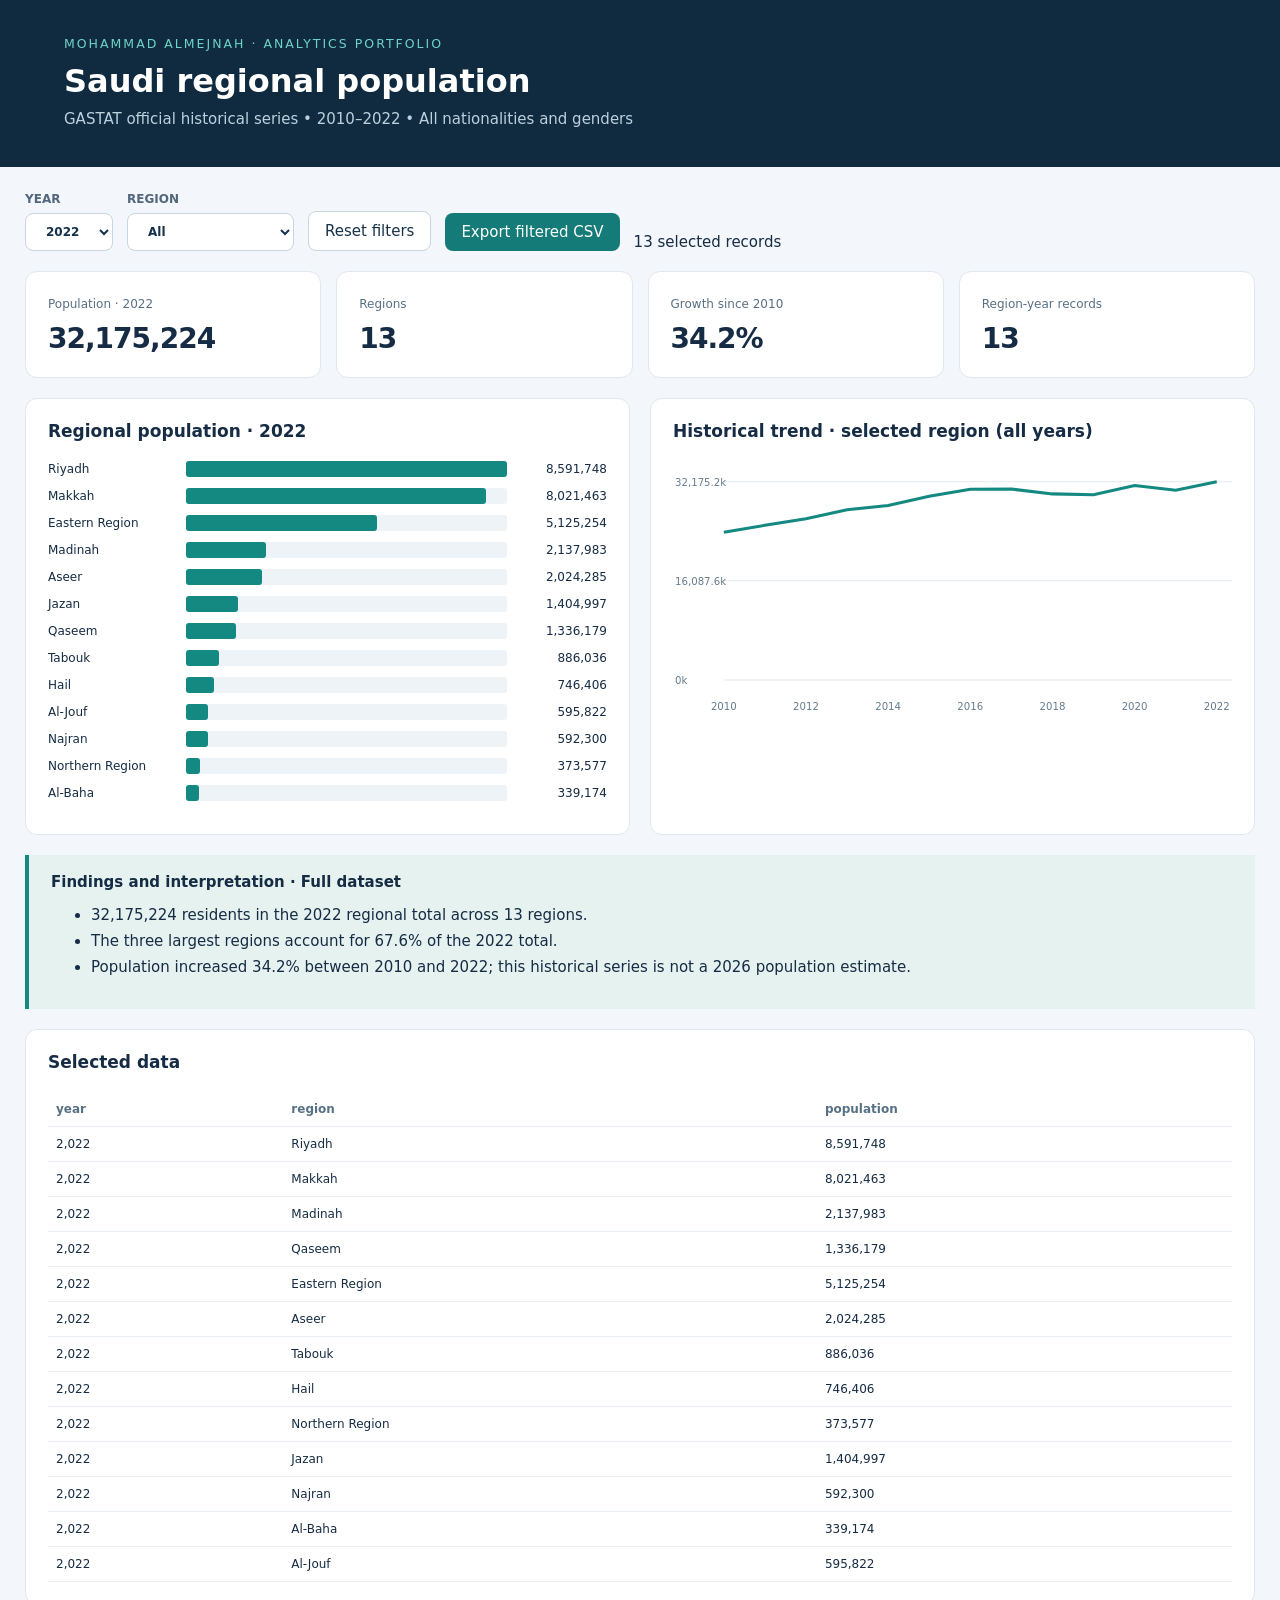
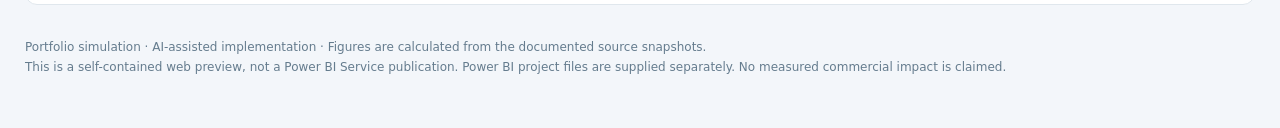
<file: saudi-population/dashboard.html>
<!doctype html><html lang="en"><head><meta charset="utf-8"><meta name="viewport" content="width=device-width,initial-scale=1"><title>Saudi regional population</title><style>
*{box-sizing:border-box}body{margin:0;background:#f3f6fa;color:#162c44;font:15px system-ui,-apple-system,Segoe UI,sans-serif}header{background:#102b40;color:white;padding:34px max(5vw,20px)}header small{letter-spacing:2px;color:#6ed3c7}h1{font-size:32px;margin:10px 0}header p{color:#bdd0dd;margin:5px 0}main{max-width:1320px;margin:auto;padding:25px}section{margin-bottom:20px}.toolbar{display:flex;gap:14px;align-items:end;flex-wrap:wrap}label{display:grid;gap:7px;font-size:12px;font-weight:650;color:#52677b}select,button{border:1px solid #c9d5df;background:white;border-radius:8px;padding:10px 16px;color:#16324a;font:inherit}button{cursor:pointer;background:#147b78;color:white;border:0}button.secondary{background:white;color:#16324a;border:1px solid #c9d5df}.kpis{display:grid;grid-template-columns:repeat(4,1fr);gap:15px}.kpi,.panel{background:white;border:1px solid #e0e7ed;border-radius:12px;padding:22px}.kpi small{color:#587084;font-size:12px}.kpi strong{display:block;font-size:28px;margin-top:10px;letter-spacing:-1px}.grid{display:grid;grid-template-columns:1fr 1fr;gap:20px}.panel h2{font-size:17px;margin:0 0 20px}.bar{display:grid;grid-template-columns:128px 1fr 90px;gap:10px;align-items:center;margin:11px 0;font-size:12px}.track{height:16px;background:#edf3f7;border-radius:3px}.fill{height:100%;background:#148982;border-radius:3px}.num{text-align:right;font-variant-numeric:tabular-nums}.notes{border-left:4px solid #148982;background:#e6f2f0;padding:18px 22px}.notes li{margin:8px 0}.notes strong{display:block;margin-bottom:8px}table{width:100%;border-collapse:collapse;font-size:12px}th,td{text-align:left;padding:10px 8px;border-bottom:1px solid #e7edf2}th{color:#577184}.scroll{overflow:auto}footer{font-size:12px;color:#657c8e;padding:12px 0 25px;line-height:1.7}svg{width:100%;height:265px}.empty{padding:40px;color:#687f92} @media(max-width:750px){.grid{grid-template-columns:1fr}.kpis{grid-template-columns:1fr 1fr}.kpi strong{font-size:22px}h1{font-size:26px}.bar{grid-template-columns:95px 1fr 75px}}
</style></head><body><header><small>MOHAMMAD ALMEJNAH · ANALYTICS PORTFOLIO</small><h1>Saudi regional population</h1><p id="subtitle"></p></header><main><section class="toolbar"><label id="label1">Filter<select id="filter1"></select></label><label id="label2">Filter<select id="filter2"></select></label><button id="reset" class="secondary">Reset filters</button><button id="export">Export filtered CSV</button><span id="count"></span></section><section id="kpis" class="kpis"></section><section class="grid"><article class="panel"><h2 id="chart1title"></h2><div id="chart1"></div></article><article class="panel"><h2 id="chart2title"></h2><div id="chart2"></div></article></section><section class="notes"><strong>Findings and interpretation · Full dataset</strong><ul id="insights"></ul></section><section class="panel"><h2 id="tabletitle">Selected data</h2><div class="scroll"><table id="table"></table></div></section><footer>Portfolio simulation · AI-assisted implementation · Figures are calculated from the documented source snapshots.<br>This is a self-contained web preview, not a Power BI Service publication. Power BI project files are supplied separately. No measured commercial impact is claimed.</footer></main><script>
const P={"kind": "saudi", "title": "Saudi regional population", "subtitle": "GASTAT official historical series • 2010–2022 • All nationalities and genders", "summary": {"regions": 13, "years": 13, "region_year_records": 169, "population_2022": 32175224, "population_2010": 23978487, "growth_2010_2022": 0.3418371225840897, "top_three_share": 0.6756274641631088, "largest_region": "Riyadh"}, "insights": ["32,175,224 residents in the 2022 regional total across 13 regions.", "The three largest regions account for 67.6% of the 2022 total.", "Population increased 34.2% between 2010 and 2022; this historical series is not a 2026 population estimate."], "data": [{"year": 2010, "region": "Riyadh", "region_code": 1, "population": 6224033}, {"year": 2011, "region": "Riyadh", "region_code": 1, "population": 6551735}, {"year": 2012, "region": "Riyadh", "region_code": 1, "population": 6867853}, {"year": 2013, "region": "Riyadh", "region_code": 1, "population": 7294753}, {"year": 2014, "region": "Riyadh", "region_code": 1, "population": 7489799}, {"year": 2015, "region": "Riyadh", "region_code": 1, "population": 7933711}, {"year": 2016, "region": "Riyadh", "region_code": 1, "population": 8271126}, {"year": 2017, "region": "Riyadh", "region_code": 1, "population": 8275538}, {"year": 2018, "region": "Riyadh", "region_code": 1, "population": 8030674}, {"year": 2019, "region": "Riyadh", "region_code": 1, "population": 7979262}, {"year": 2020, "region": "Riyadh", "region_code": 1, "population": 8422408}, {"year": 2021, "region": "Riyadh", "region_code": 1, "population": 8175378}, {"year": 2022, "region": "Riyadh", "region_code": 1, "population": 8591748}, {"year": 2010, "region": "Makkah", "region_code": 2, "population": 6350217}, {"year": 2011, "region": "Makkah", "region_code": 2, "population": 6640252}, {"year": 2012, "region": "Makkah", "region_code": 2, "population": 6910156}, {"year": 2013, "region": "Makkah", "region_code": 2, "population": 7292178}, {"year": 2014, "region": "Makkah", "region_code": 2, "population": 7428120}, {"year": 2015, "region": "Makkah", "region_code": 2, "population": 7808136}, {"year": 2016, "region": "Makkah", "region_code": 2, "population": 8076610}, {"year": 2017, "region": "Makkah", "region_code": 2, "population": 8019757}, {"year": 2018, "region": "Makkah", "region_code": 2, "population": 7715338}, {"year": 2019, "region": "Makkah", "region_code": 2, "population": 7607556}, {"year": 2020, "region": "Makkah", "region_code": 2, "population": 7982529}, {"year": 2021, "region": "Makkah", "region_code": 2, "population": 7692188}, {"year": 2022, "region": "Makkah", "region_code": 2, "population": 8021463}, {"year": 2010, "region": "Madinah", "region_code": 3, "population": 1621483}, {"year": 2011, "region": "Madinah", "region_code": 3, "population": 1689249}, {"year": 2012, "region": "Madinah", "region_code": 3, "population": 1755228}, {"year": 2013, "region": "Madinah", "region_code": 3, "population": 1844577}, {"year": 2014, "region": "Madinah", "region_code": 3, "population": 1888619}, {"year": 2015, "region": "Madinah", "region_code": 3, "population": 1980839}, {"year": 2016, "region": "Madinah", "region_code": 3, "population": 2050659}, {"year": 2017, "region": "Madinah", "region_code": 3, "population": 2053943}, {"year": 2018, "region": "Madinah", "region_code": 3, "population": 2009884}, {"year": 2019, "region": "Madinah", "region_code": 3, "population": 2004830}, {"year": 2020, "region": "Madinah", "region_code": 3, "population": 2096074}, {"year": 2021, "region": "Madinah", "region_code": 3, "population": 2053240}, {"year": 2022, "region": "Madinah", "region_code": 3, "population": 2137983}, {"year": 2010, "region": "Qaseem", "region_code": 4, "population": 1034755}, {"year": 2011, "region": "Qaseem", "region_code": 4, "population": 1075381}, {"year": 2012, "region": "Qaseem", "region_code": 4, "population": 1114675}, {"year": 2013, "region": "Qaseem", "region_code": 4, "population": 1166736}, {"year": 2014, "region": "Qaseem", "region_code": 4, "population": 1192307}, {"year": 2015, "region": "Qaseem", "region_code": 4, "population": 1246088}, {"year": 2016, "region": "Qaseem", "region_code": 4, "population": 1285600}, {"year": 2017, "region": "Qaseem", "region_code": 4, "population": 1285836}, {"year": 2018, "region": "Qaseem", "region_code": 4, "population": 1261835}, {"year": 2019, "region": "Qaseem", "region_code": 4, "population": 1260269}, {"year": 2020, "region": "Qaseem", "region_code": 4, "population": 1310168}, {"year": 2021, "region": "Qaseem", "region_code": 4, "population": 1289032}, {"year": 2022, "region": "Qaseem", "region_code": 4, "population": 1336179}, {"year": 2010, "region": "Eastern Region", "region_code": 5, "population": 3647910}, {"year": 2011, "region": "Eastern Region", "region_code": 5, "population": 3833419}, {"year": 2012, "region": "Eastern Region", "region_code": 5, "population": 4015832}, {"year": 2013, "region": "Eastern Region", "region_code": 5, "population": 4256947}, {"year": 2014, "region": "Eastern Region", "region_code": 5, "population": 4379894}, {"year": 2015, "region": "Eastern Region", "region_code": 5, "population": 4636295}, {"year": 2016, "region": "Eastern Region", "region_code": 5, "population": 4835564}, {"year": 2017, "region": "Eastern Region", "region_code": 5, "population": 4853790}, {"year": 2018, "region": "Eastern Region", "region_code": 5, "population": 4746614}, {"year": 2019, "region": "Eastern Region", "region_code": 5, "population": 4740235}, {"year": 2020, "region": "Eastern Region", "region_code": 5, "population": 4989327}, {"year": 2021, "region": "Eastern Region", "region_code": 5, "population": 4879962}, {"year": 2022, "region": "Eastern Region", "region_code": 5, "population": 5125254}, {"year": 2010, "region": "Aseer", "region_code": 6, "population": 1469841}, {"year": 2011, "region": "Aseer", "region_code": 6, "population": 1529057}, {"year": 2012, "region": "Aseer", "region_code": 6, "population": 1588898}, {"year": 2013, "region": "Aseer", "region_code": 6, "population": 1666269}, {"year": 2014, "region": "Aseer", "region_code": 6, "population": 1713764}, {"year": 2015, "region": "Aseer", "region_code": 6, "population": 1796865}, {"year": 2016, "region": "Aseer", "region_code": 6, "population": 1863056}, {"year": 2017, "region": "Aseer", "region_code": 6, "population": 1879189}, {"year": 2018, "region": "Aseer", "region_code": 6, "population": 1863690}, {"year": 2019, "region": "Aseer", "region_code": 6, "population": 1876328}, {"year": 2020, "region": "Aseer", "region_code": 6, "population": 1958677}, {"year": 2021, "region": "Aseer", "region_code": 6, "population": 1943532}, {"year": 2022, "region": "Aseer", "region_code": 6, "population": 2024285}, {"year": 2010, "region": "Tabouk", "region_code": 7, "population": 638270}, {"year": 2011, "region": "Tabouk", "region_code": 7, "population": 663804}, {"year": 2012, "region": "Tabouk", "region_code": 7, "population": 689921}, {"year": 2013, "region": "Tabouk", "region_code": 7, "population": 723408}, {"year": 2014, "region": "Tabouk", "region_code": 7, "population": 745148}, {"year": 2015, "region": "Tabouk", "region_code": 7, "population": 781281}, {"year": 2016, "region": "Tabouk", "region_code": 7, "population": 810586}, {"year": 2017, "region": "Tabouk", "region_code": 7, "population": 818980}, {"year": 2018, "region": "Tabouk", "region_code": 7, "population": 813992}, {"year": 2019, "region": "Tabouk", "region_code": 7, "population": 820568}, {"year": 2020, "region": "Tabouk", "region_code": 7, "population": 856497}, {"year": 2021, "region": "Tabouk", "region_code": 7, "population": 850859}, {"year": 2022, "region": "Tabouk", "region_code": 7, "population": 886036}, {"year": 2010, "region": "Hail", "region_code": 8, "population": 528426}, {"year": 2011, "region": "Hail", "region_code": 8, "population": 550595}, {"year": 2012, "region": "Hail", "region_code": 8, "population": 573231}, {"year": 2013, "region": "Hail", "region_code": 8, "population": 602279}, {"year": 2014, "region": "Hail", "region_code": 8, "population": 621248}, {"year": 2015, "region": "Hail", "region_code": 8, "population": 652630}, {"year": 2016, "region": "Hail", "region_code": 8, "population": 678308}, {"year": 2017, "region": "Hail", "region_code": 8, "population": 686058}, {"year": 2018, "region": "Hail", "region_code": 8, "population": 682111}, {"year": 2019, "region": "Hail", "region_code": 8, "population": 688236}, {"year": 2020, "region": "Hail", "region_code": 8, "population": 719987}, {"year": 2021, "region": "Hail", "region_code": 8, "population": 715422}, {"year": 2022, "region": "Hail", "region_code": 8, "population": 746406}, {"year": 2010, "region": "Northern Region", "region_code": 9, "population": 270097}, {"year": 2011, "region": "Northern Region", "region_code": 9, "population": 280731}, {"year": 2012, "region": "Northern Region", "region_code": 9, "population": 291604}, {"year": 2013, "region": "Northern Region", "region_code": 9, "population": 305467}, {"year": 2014, "region": "Northern Region", "region_code": 9, "population": 314614}, {"year": 2015, "region": "Northern Region", "region_code": 9, "population": 329475}, {"year": 2016, "region": "Northern Region", "region_code": 9, "population": 341532}, {"year": 2017, "region": "Northern Region", "region_code": 9, "population": 345347}, {"year": 2018, "region": "Northern Region", "region_code": 9, "population": 343630}, {"year": 2019, "region": "Northern Region", "region_code": 9, "population": 346525}, {"year": 2020, "region": "Northern Region", "region_code": 9, "population": 361607}, {"year": 2021, "region": "Northern Region", "region_code": 9, "population": 359411}, {"year": 2022, "region": "Northern Region", "region_code": 9, "population": 373577}, {"year": 2010, "region": "Jazan", "region_code": 10, "population": 1062495}, {"year": 2011, "region": "Jazan", "region_code": 10, "population": 1102242}, {"year": 2012, "region": "Jazan", "region_code": 10, "population": 1141642}, {"year": 2013, "region": "Jazan", "region_code": 10, "population": 1193895}, {"year": 2014, "region": "Jazan", "region_code": 10, "population": 1223724}, {"year": 2015, "region": "Jazan", "region_code": 10, "population": 1277892}, {"year": 2016, "region": "Jazan", "region_code": 10, "population": 1319680}, {"year": 2017, "region": "Jazan", "region_code": 10, "population": 1326914}, {"year": 2018, "region": "Jazan", "region_code": 10, "population": 1310678}, {"year": 2019, "region": "Jazan", "region_code": 10, "population": 1315117}, {"year": 2020, "region": "Jazan", "region_code": 10, "population": 1370141}, {"year": 2021, "region": "Jazan", "region_code": 10, "population": 1355099}, {"year": 2022, "region": "Jazan", "region_code": 10, "population": 1404997}, {"year": 2010, "region": "Najran", "region_code": 11, "population": 423831}, {"year": 2011, "region": "Najran", "region_code": 11, "population": 442261}, {"year": 2012, "region": "Najran", "region_code": 11, "population": 460802}, {"year": 2013, "region": "Najran", "region_code": 11, "population": 484876}, {"year": 2014, "region": "Najran", "region_code": 11, "population": 499520}, {"year": 2015, "region": "Najran", "region_code": 11, "population": 525201}, {"year": 2016, "region": "Najran", "region_code": 11, "population": 545958}, {"year": 2017, "region": "Najran", "region_code": 11, "population": 551172}, {"year": 2018, "region": "Najran", "region_code": 11, "population": 545320}, {"year": 2019, "region": "Najran", "region_code": 11, "population": 548237}, {"year": 2020, "region": "Najran", "region_code": 11, "population": 574344}, {"year": 2021, "region": "Najran", "region_code": 11, "population": 567533}, {"year": 2022, "region": "Najran", "region_code": 11, "population": 592300}, {"year": 2010, "region": "Al-Baha", "region_code": 12, "population": 262457}, {"year": 2011, "region": "Al-Baha", "region_code": 12, "population": 271954}, {"year": 2012, "region": "Al-Baha", "region_code": 12, "population": 281201}, {"year": 2013, "region": "Al-Baha", "region_code": 12, "population": 293412}, {"year": 2014, "region": "Al-Baha", "region_code": 12, "population": 299886}, {"year": 2015, "region": "Al-Baha", "region_code": 12, "population": 312558}, {"year": 2016, "region": "Al-Baha", "region_code": 12, "population": 321992}, {"year": 2017, "region": "Al-Baha", "region_code": 12, "population": 322779}, {"year": 2018, "region": "Al-Baha", "region_code": 12, "population": 318510}, {"year": 2019, "region": "Al-Baha", "region_code": 12, "population": 319257}, {"year": 2020, "region": "Al-Baha", "region_code": 12, "population": 331305}, {"year": 2021, "region": "Al-Baha", "region_code": 12, "population": 327833}, {"year": 2022, "region": "Al-Baha", "region_code": 12, "population": 339174}, {"year": 2010, "region": "Al-Jouf", "region_code": 13, "population": 444672}, {"year": 2011, "region": "Al-Jouf", "region_code": 13, "population": 461187}, {"year": 2012, "region": "Al-Jouf", "region_code": 13, "population": 477818}, {"year": 2013, "region": "Al-Jouf", "region_code": 13, "population": 499207}, {"year": 2014, "region": "Al-Jouf", "region_code": 13, "population": 512630}, {"year": 2015, "region": "Al-Jouf", "region_code": 13, "population": 535411}, {"year": 2016, "region": "Al-Jouf", "region_code": 13, "population": 553527}, {"year": 2017, "region": "Al-Jouf", "region_code": 13, "population": 558052}, {"year": 2018, "region": "Al-Jouf", "region_code": 13, "population": 554005}, {"year": 2019, "region": "Al-Jouf", "region_code": 13, "population": 557379}, {"year": 2020, "region": "Al-Jouf", "region_code": 13, "population": 579446}, {"year": 2021, "region": "Al-Jouf", "region_code": 13, "population": 574894}, {"year": 2022, "region": "Al-Jouf", "region_code": 13, "population": 595822}]},D=P.data,$=x=>document.getElementById(x),sum=(a,k)=>a.reduce((s,r)=>s+Number(r[k]||0),0),uniq=(a,k)=>new Set(a.map(r=>r[k])).size;
const fmt=(v,mode='number')=>mode==='pct'?(v*100).toFixed(1)+'%':mode==='money'?new Intl.NumberFormat('en-US',{style:'currency',currency:'USD',maximumFractionDigits:0}).format(v):new Intl.NumberFormat('en-US',{maximumFractionDigits:1}).format(v);
const esc=s=>String(s).replace(/[&<>"']/g,c=>({'&':'&amp;','<':'&lt;','>':'&gt;','"':'&quot;',"'":'&#39;'}[c]));
const fields=P.kind==='sales'?['year','region']:P.kind==='rfm'?['segment','r_score']:['year','region'];
$('subtitle').textContent=P.subtitle;
fields.forEach((key,i)=>{const el=$('filter'+(i+1));$('label'+(i+1)).firstChild.textContent=key.replaceAll('_',' ').toUpperCase();el.innerHTML='<option value="">All</option>'+[...new Set(D.map(r=>r[key]))].sort((a,b)=>String(a).localeCompare(String(b),undefined,{numeric:true})).map(x=>'<option>'+esc(x)+'</option>').join('');el.onchange=render;});
if(P.kind==='saudi')$('filter1').value='2022';
let current=[];
function group(rows,key,value){const m={};rows.forEach(r=>m[r[key]]=(m[r[key]]||0)+Number(r[value]||0));return Object.entries(m).map(([label,value])=>({label,value}));}
function bars(id,arr,mode='number'){const max=Math.max(...arr.map(x=>Math.abs(x.value)),1);$(id).innerHTML=arr.map(x=>'<div class="bar"><span>'+esc(x.label)+'</span><div class="track"><div class="fill" style="width:'+Math.max(.4,Math.abs(x.value)/max*100)+'%;background:'+(x.value<0?'#bd5353':'#148982')+'"></div></div><span class="num">'+fmt(x.value,mode)+'</span></div>').join('')||'<p class="empty">No records</p>';}
function line(id,arr){if(!arr.length){$(id).innerHTML='<p class="empty">No records</p>';return;}const W=550,H=260,left=50,top=20,bottom=45,max=Math.max(...arr.map(r=>r.value),1);const points=arr.map((r,i)=>[left+i*(W-left-15)/Math.max(arr.length-1,1),H-bottom-r.value/max*(H-top-bottom)]);let s='<svg viewBox="0 0 '+W+' '+H+'" role="img" aria-label="Time trend">';[0,.5,1].forEach(f=>{let y=H-bottom-f*(H-top-bottom);s+='<line x1="'+left+'" y1="'+y+'" x2="'+W+'" y2="'+y+'" stroke="#e1e8ed"/><text x="2" y="'+(y+4)+'" fill="#657c8e" font-size="10">'+fmt(max*f/1000)+'k</text>';});s+='<polyline fill="none" stroke="#148982" stroke-width="3" points="'+points.map(p=>p.join(',')).join(' ')+'"/>';arr.forEach((r,i)=>{if(i%Math.max(1,Math.floor(arr.length/5))===0||i===arr.length-1)s+='<text x="'+points[i][0]+'" y="'+(H-15)+'" text-anchor="middle" fill="#657c8e" font-size="10">'+esc(r.label)+'</text>';});$(id).innerHTML=s+'</svg>';}
function table(rows,cols){$('table').innerHTML='<thead><tr>'+cols.map(c=>'<th>'+esc(c)+'</th>').join('')+'</tr></thead><tbody>'+rows.slice(0,15).map(r=>'<tr>'+cols.map(c=>'<td>'+esc(typeof r[c]==='number'?fmt(r[c]):r[c])+'</td>').join('')+'</tr>').join('')+'</tbody>';}
function render(){current=D.filter(r=>fields.every((k,i)=>!$('filter'+(i+1)).value||String(r[k])===$('filter'+(i+1)).value));let k=[];
if(P.kind==='sales'){let s=sum(current,'sales'),p=sum(current,'profit');k=[['Sales',s,'money'],['Profit',p,'money'],['Profit margin',s?p/s:0,'pct'],['Distinct orders',uniq(current,'order_id')]];$('chart1title').textContent='Monthly sales';line('chart1',group(current,'month','sales').sort((a,b)=>a.label.localeCompare(b.label)));$('chart2title').textContent='Profit by product subcategory';bars('chart2',group(current,'sub_category','profit').sort((a,b)=>a.value-b.value),'money');table(current,['order_id','order_date','region','sub_category','sales','profit']);}
else if(P.kind==='rfm'){k=[['Customers',current.length],['Historical revenue',sum(current,'monetary'),'money'],['Average recency · days',current.length?sum(current,'recency_days')/current.length:0],['Average orders',current.length?sum(current,'frequency')/current.length:0]];let c={};current.forEach(r=>c[r.segment]=(c[r.segment]||0)+1);$('chart1title').textContent='Customers by segment';bars('chart1',Object.entries(c).map(([label,value])=>({label,value})));$('chart2title').textContent='Revenue by segment';bars('chart2',group(current,'segment','monetary').sort((a,b)=>b.value-a.value),'money');table(current.sort((a,b)=>b.monetary-a.monetary),['customer_id','segment','recency_days','frequency','monetary']);}
else{let year=Math.max(...current.map(r=>r.year),0),last=current.filter(r=>r.year===year),pop=sum(last,'population');let reg=$('filter2').value;let base=D.filter(r=>r.year===2010&&(!reg||r.region===reg)),p0=sum(base,'population');k=[['Population · '+year,pop],['Regions',uniq(last,'region')],['Growth since 2010',p0?pop/p0-1:0,'pct'],['Region-year records',current.length]];$('chart1title').textContent='Regional population · '+year;bars('chart1',group(last,'region','population').sort((a,b)=>b.value-a.value));$('chart2title').textContent='Historical trend · selected region (all years)';line('chart2',group(D.filter(r=>!reg||r.region===reg),'year','population').sort((a,b)=>Number(a.label)-Number(b.label)));table(current,['year','region','population']);}
$('kpis').innerHTML=k.map(([n,v,m])=>'<div class="kpi"><small>'+esc(n)+'</small><strong>'+fmt(v,m)+'</strong></div>').join('');$('count').textContent=current.length.toLocaleString()+' selected records';$('insights').innerHTML=P.insights.map(x=>'<li>'+esc(x)+'</li>').join('');}
$('reset').onclick=()=>{$('filter1').value=P.kind==='saudi'?'2022':'';$('filter2').value='';render();};$('export').onclick=()=>{if(!current.length)return;let keys=Object.keys(current[0]),quote=x=>'"'+String(x??'').replaceAll('"','""')+'"',csv=[keys.map(quote).join(','),...current.map(r=>keys.map(k=>quote(r[k])).join(','))].join('\n');let a=document.createElement('a');a.href=URL.createObjectURL(new Blob([csv],{type:'text/csv;charset=utf-8;'}));a.download='filtered_data.csv';a.click();URL.revokeObjectURL(a.href);};render();
</script></body></html>
</file>
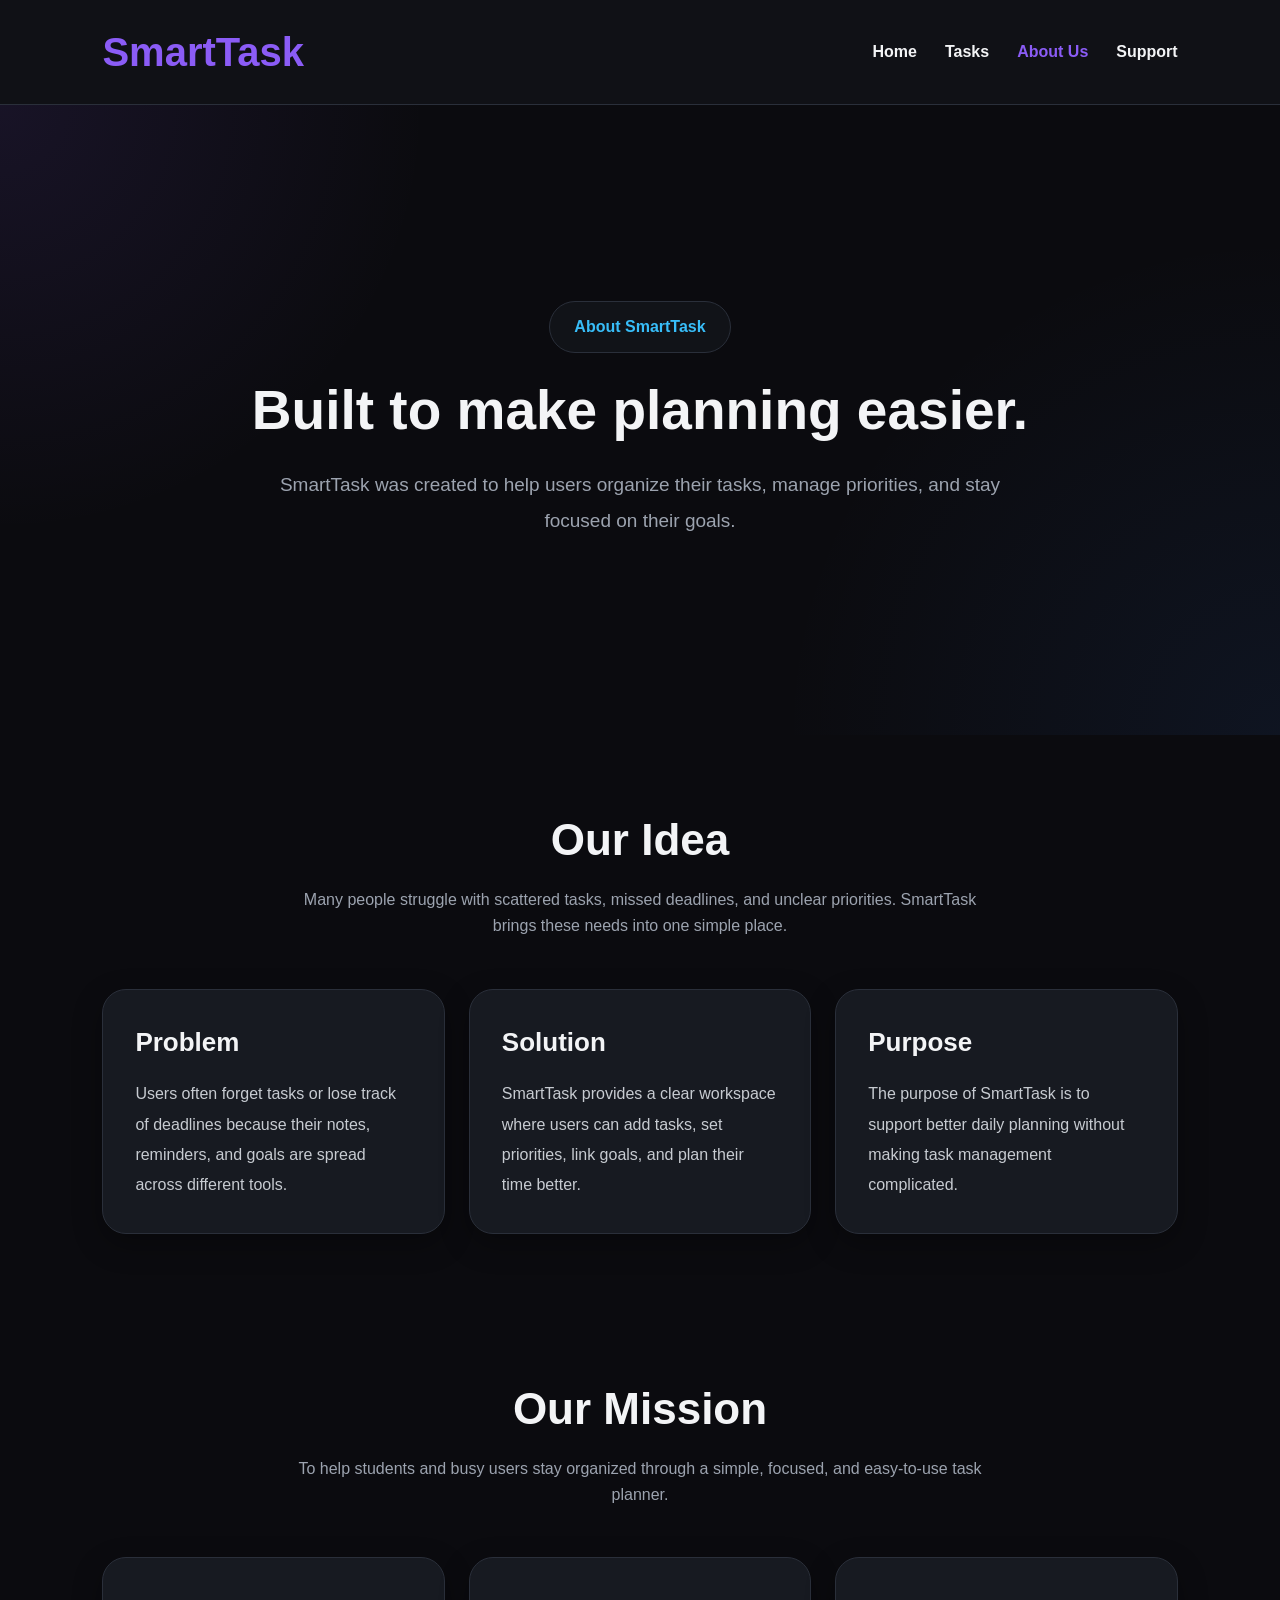
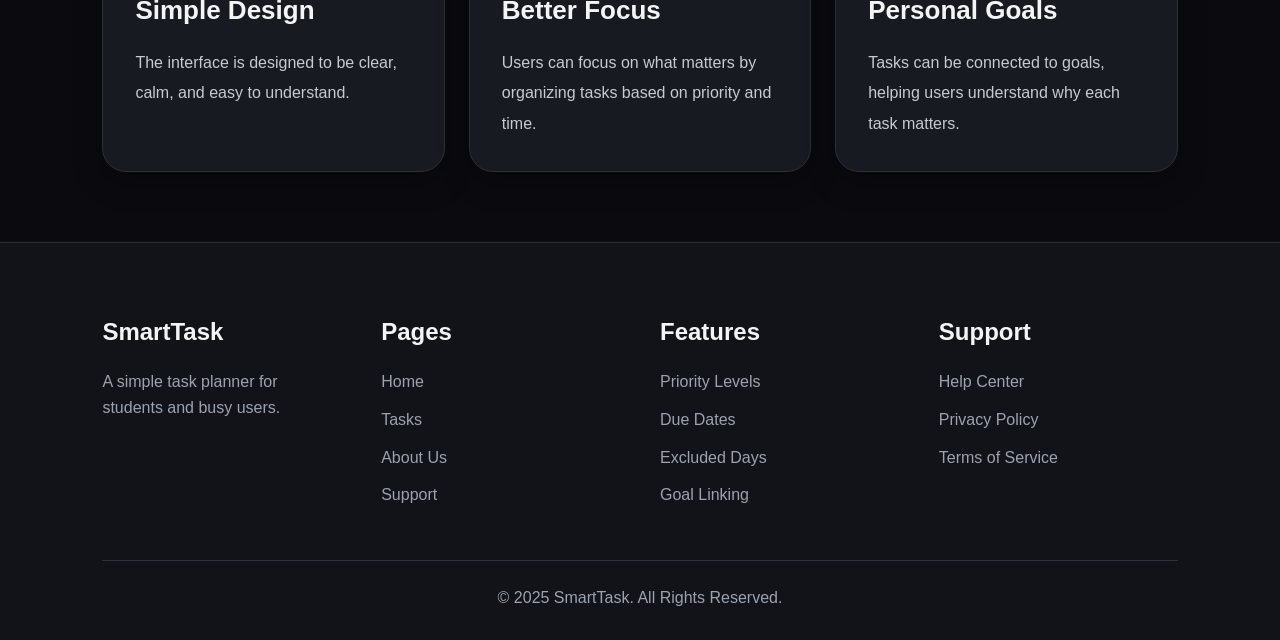
<file: smart-task/about.html>
<!DOCTYPE html>
<html lang="en">
<head>
  <meta charset="UTF-8">
  <meta name="viewport" content="width=device-width, initial-scale=1.0">
  <title>SmartTask | About Us</title>
  <link rel="stylesheet" href="css/style.css">
</head>

<body>

<header>
  <div class="logo">SmartTask</div>

  <nav>
    <a href="index.html">Home</a>
    <a href="tasks.html">Tasks</a>
    <a href="about.html" class="active">About Us</a>
    <a href="support.html">Support</a>
  </nav>
</header>

<section class="page-hero">
  <div class="hero-content">
    <span class="tag">About SmartTask</span>

    <h1>Built to make planning easier.</h1>

    <p>
      SmartTask was created to help users organize their tasks,
      manage priorities, and stay focused on their goals.
    </p>
  </div>
</section>

<section class="overview">
  <div class="section-title">
    <h2>Our Idea</h2>
    <p>
      Many people struggle with scattered tasks, missed deadlines,
      and unclear priorities. SmartTask brings these needs into one simple place.
    </p>
  </div>

  <div class="cards">
    <div class="card">
      <h3>Problem</h3>
      <p>
        Users often forget tasks or lose track of deadlines because their notes,
        reminders, and goals are spread across different tools.
      </p>
    </div>

    <div class="card">
      <h3>Solution</h3>
      <p>
        SmartTask provides a clear workspace where users can add tasks,
        set priorities, link goals, and plan their time better.
      </p>
    </div>

    <div class="card">
      <h3>Purpose</h3>
      <p>
        The purpose of SmartTask is to support better daily planning
        without making task management complicated.
      </p>
    </div>
  </div>
</section>

<section class="overview">
  <div class="section-title">
    <h2>Our Mission</h2>
    <p>
      To help students and busy users stay organized through a simple,
      focused, and easy-to-use task planner.
    </p>
  </div>

  <div class="cards">
    <div class="card">
      <h3>Simple Design</h3>
      <p>
        The interface is designed to be clear, calm, and easy to understand.
      </p>
    </div>

    <div class="card">
      <h3>Better Focus</h3>
      <p>
        Users can focus on what matters by organizing tasks based on priority and time.
      </p>
    </div>

    <div class="card">
      <h3>Personal Goals</h3>
      <p>
        Tasks can be connected to goals, helping users understand why each task matters.
      </p>
    </div>
  </div>
</section>

<footer>
  <div class="footer-content">

    <div>
      <h3>SmartTask</h3>
      <p>A simple task planner for students and busy users.</p>
    </div>

    <div>
      <h3>Pages</h3>
      <a href="index.html">Home</a>
      <a href="tasks.html">Tasks</a>
      <a href="about.html">About Us</a>
      <a href="support.html">Support</a>
    </div>

    <div>
      <h3>Features</h3>
      <p>Priority Levels</p>
      <p>Due Dates</p>
      <p>Excluded Days</p>
      <p>Goal Linking</p>
    </div>

    <div>
      <h3>Support</h3>
      <p>Help Center</p>
      <p>Privacy Policy</p>
      <p>Terms of Service</p>
    </div>

  </div>

  <div class="footer-bottom">
    <p>© 2025 SmartTask. All Rights Reserved.</p>
  </div>
</footer>

</body>
</html>
</file>
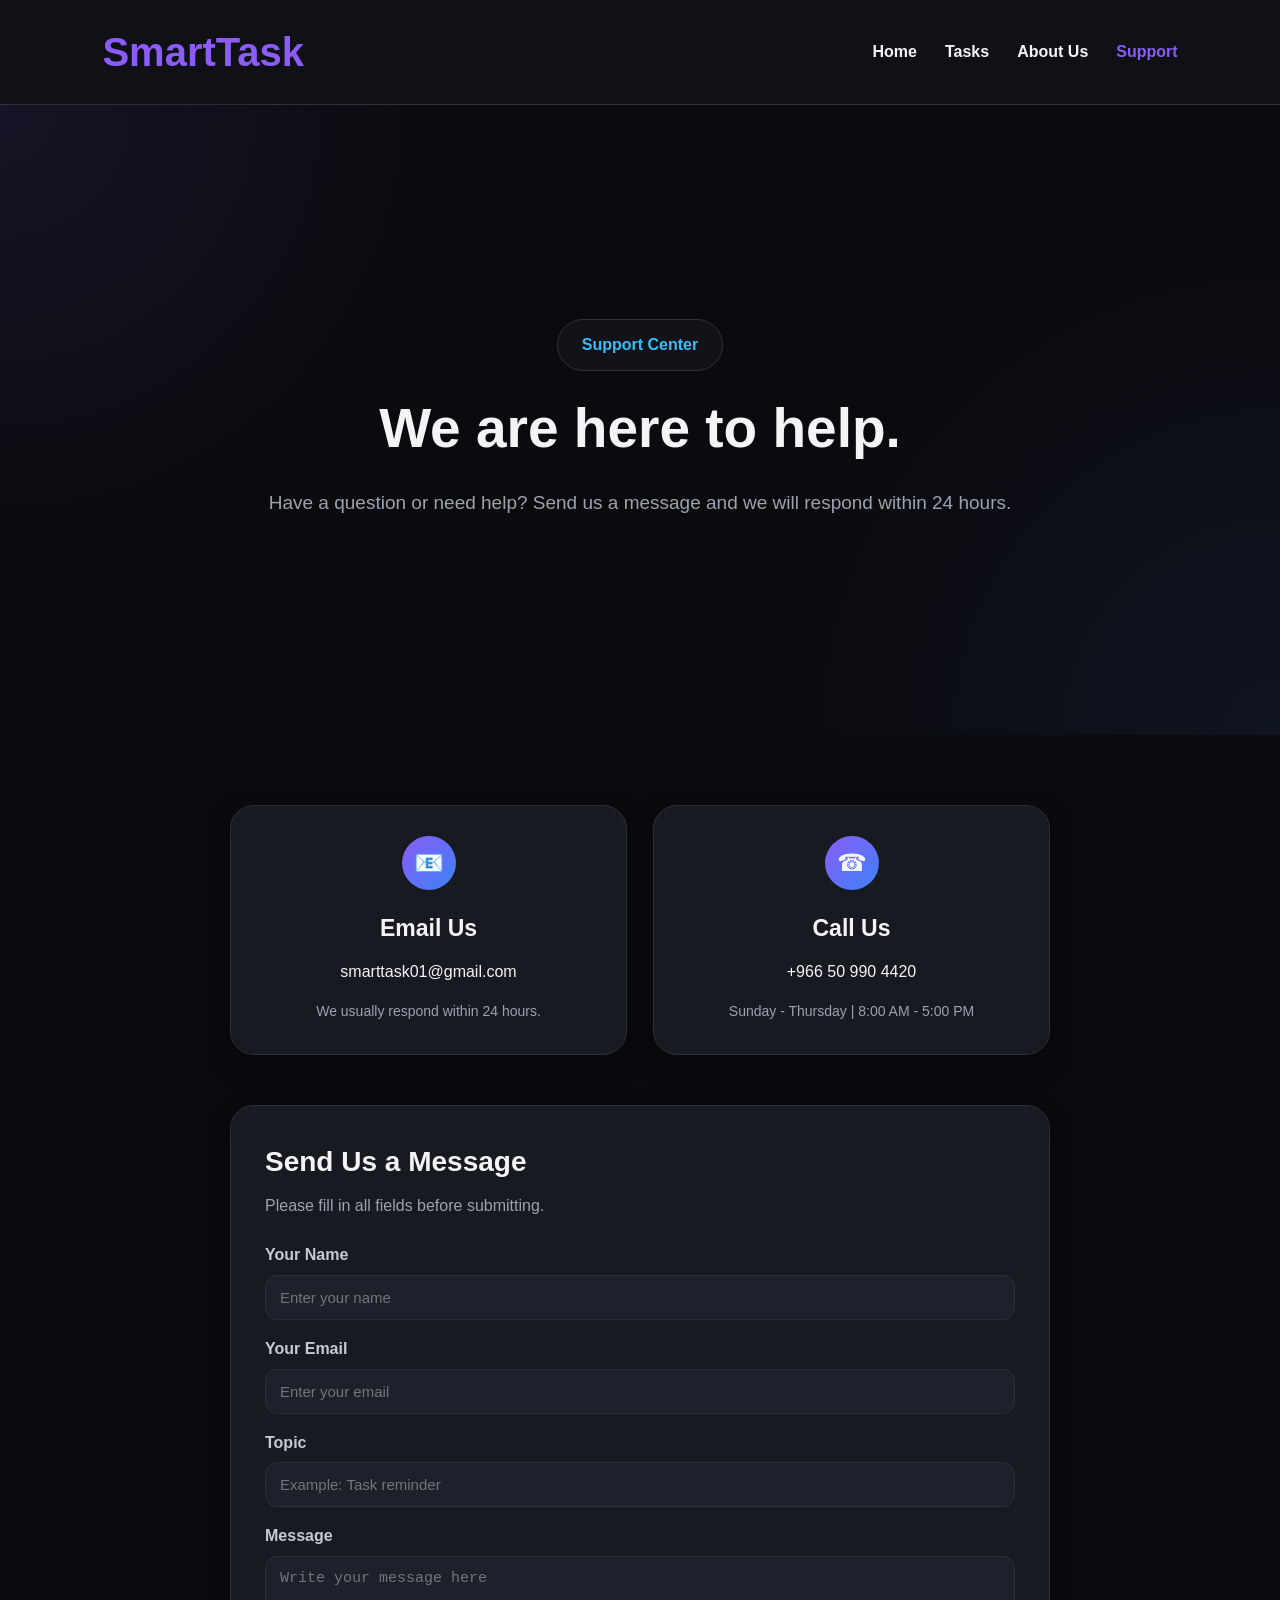
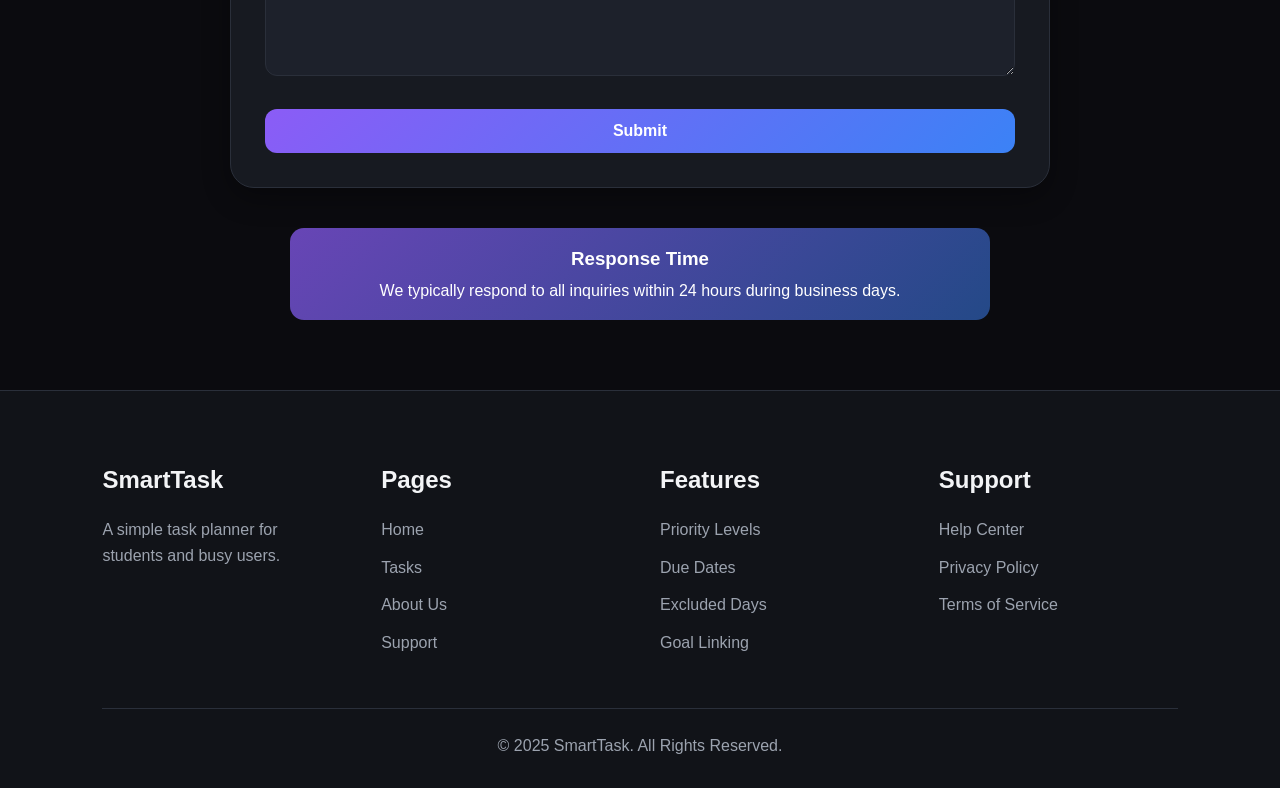
<file: smart-task/support.html>
<!DOCTYPE html>
<html lang="en">

<head>
  <meta charset="UTF-8">
  <meta name="viewport" content="width=device-width, initial-scale=1.0">

  <title>SmartTask | Support</title>

  <link rel="stylesheet" href="css/style.css">
  <link rel="stylesheet" href="css/support.css">
</head>

<body>

<header>
  <div class="logo">SmartTask</div>

  <nav>
    <a href="index.html">Home</a>
    <a href="tasks.html">Tasks</a>
    <a href="about.html">About Us</a>
    <a href="support.html" class="active">Support</a>
  </nav>
</header>

<section class="page-hero">
  <div class="hero-content">
    <span class="tag">Support Center</span>

    <h1>We are here to help.</h1>

    <p>
      Have a question or need help? Send us a message and we will respond within 24 hours.
    </p>
  </div>
</section>

<section class="support-page">

  <div class="support-cards">

    <div class="support-card">
      <div class="support-icon">📧</div>
      <h3>Email Us</h3>
      <p>smarttask01@gmail.com</p>
      <span>We usually respond within 24 hours.</span>
    </div>

    <div class="support-card">
      <div class="support-icon">☎</div>
      <h3>Call Us</h3>
      <p>+966 50 990 4420</p>
      <span>Sunday - Thursday | 8:00 AM - 5:00 PM</span>
    </div>

  </div>

  <form class="support-form" id="supportForm">

    <h2>Send Us a Message</h2>

    <p class="form-hint">
      Please fill in all fields before submitting.
    </p>

    <label for="supportName">Your Name</label>
    <input
      type="text"
      id="supportName"
      placeholder="Enter your name"
    >

    <label for="supportEmail">Your Email</label>
    <input
      type="email"
      id="supportEmail"
      placeholder="Enter your email"
    >

    <label for="supportTopic">Topic</label>
    <input
      type="text"
      id="supportTopic"
      placeholder="Example: Task reminder"
    >

    <label for="supportMessage">Message</label>
    <textarea
      id="supportMessage"
      placeholder="Write your message here"
    ></textarea>

    <button type="submit" class="submit-btn">
      Submit
    </button>

  </form>

  <div class="response-box">
    <h3>Response Time</h3>
    <p>We typically respond to all inquiries within 24 hours during business days.</p>
  </div>

</section>

<footer>
  <div class="footer-content">

    <div>
      <h3>SmartTask</h3>
      <p>A simple task planner for students and busy users.</p>
    </div>

    <div>
      <h3>Pages</h3>
      <a href="index.html">Home</a>
      <a href="tasks.html">Tasks</a>
      <a href="about.html">About Us</a>
      <a href="support.html">Support</a>
    </div>

    <div>
      <h3>Features</h3>
      <p>Priority Levels</p>
      <p>Due Dates</p>
      <p>Excluded Days</p>
      <p>Goal Linking</p>
    </div>

    <div>
      <h3>Support</h3>
      <p>Help Center</p>
      <p>Privacy Policy</p>
      <p>Terms of Service</p>
    </div>

  </div>

  <div class="footer-bottom">
    <p>© 2025 SmartTask. All Rights Reserved.</p>
  </div>
</footer>

<script src="js/app.js"></script>

</body>
</html>
</file>
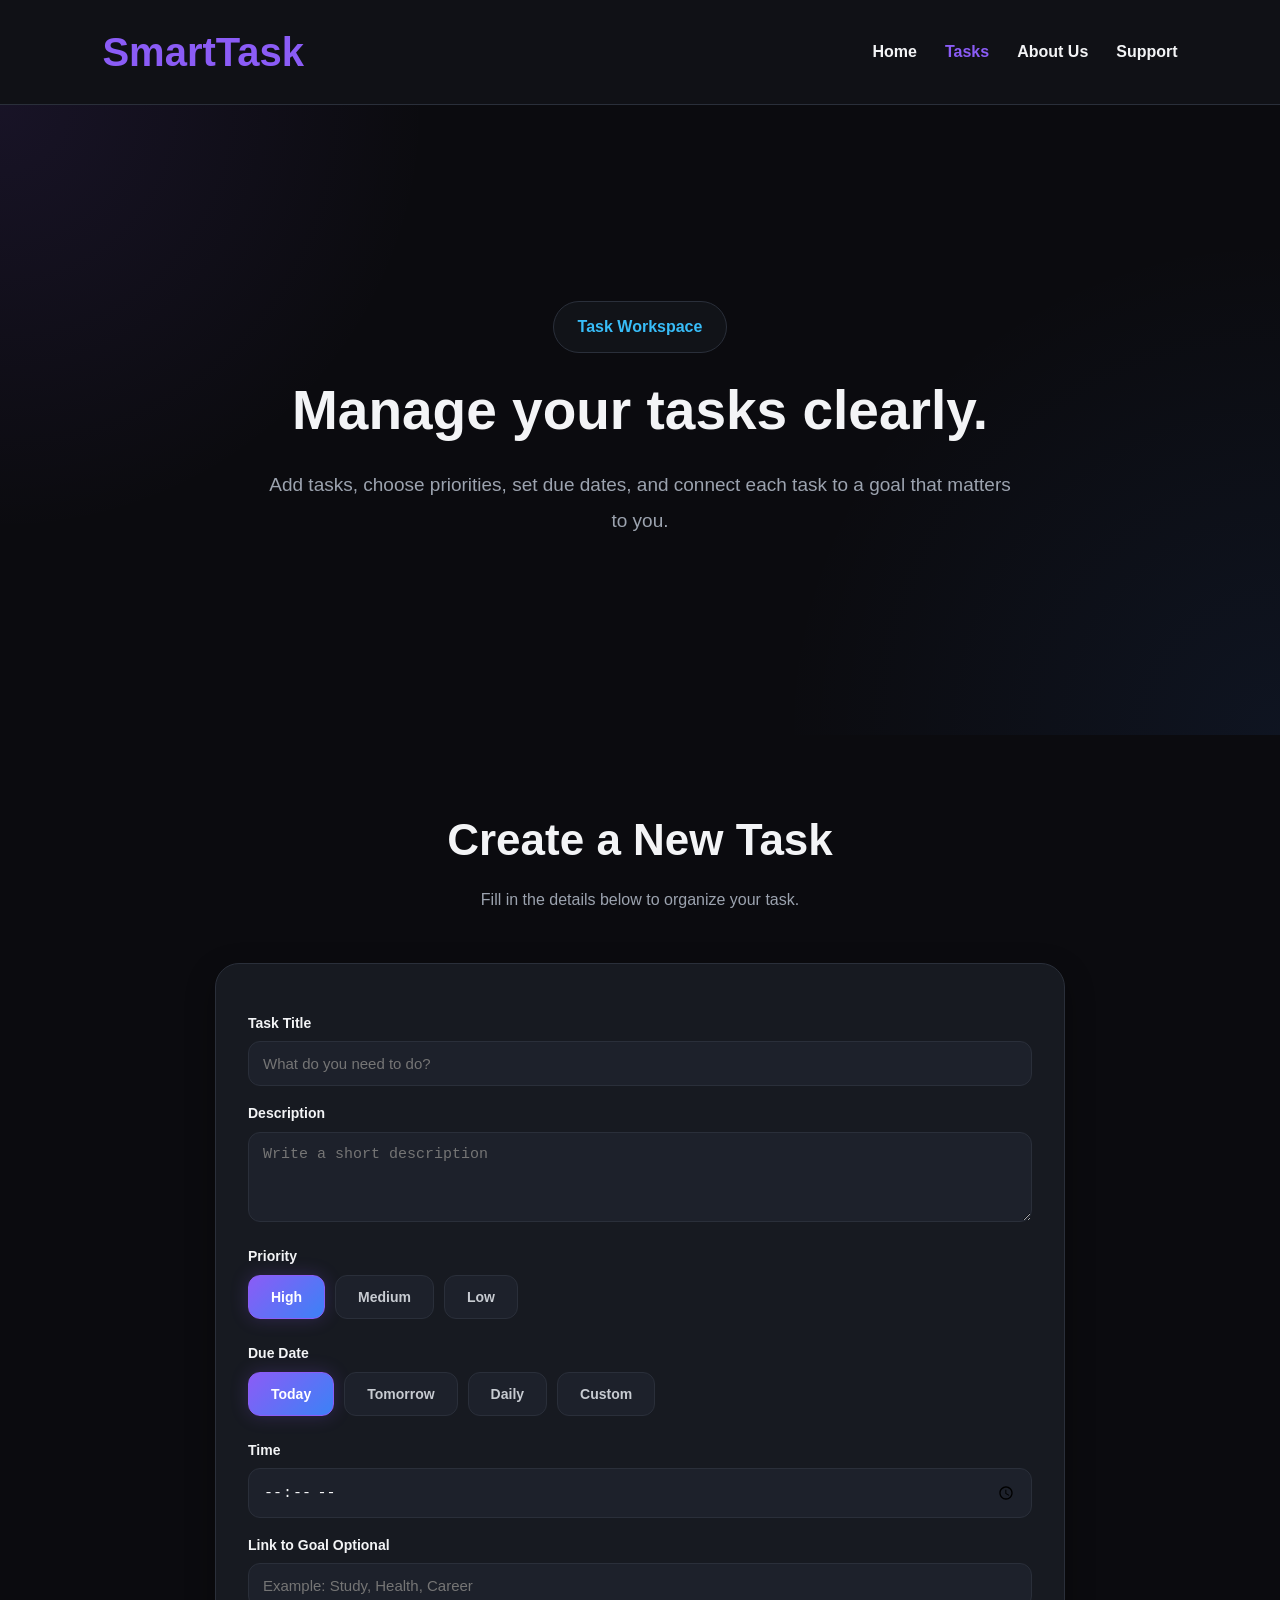
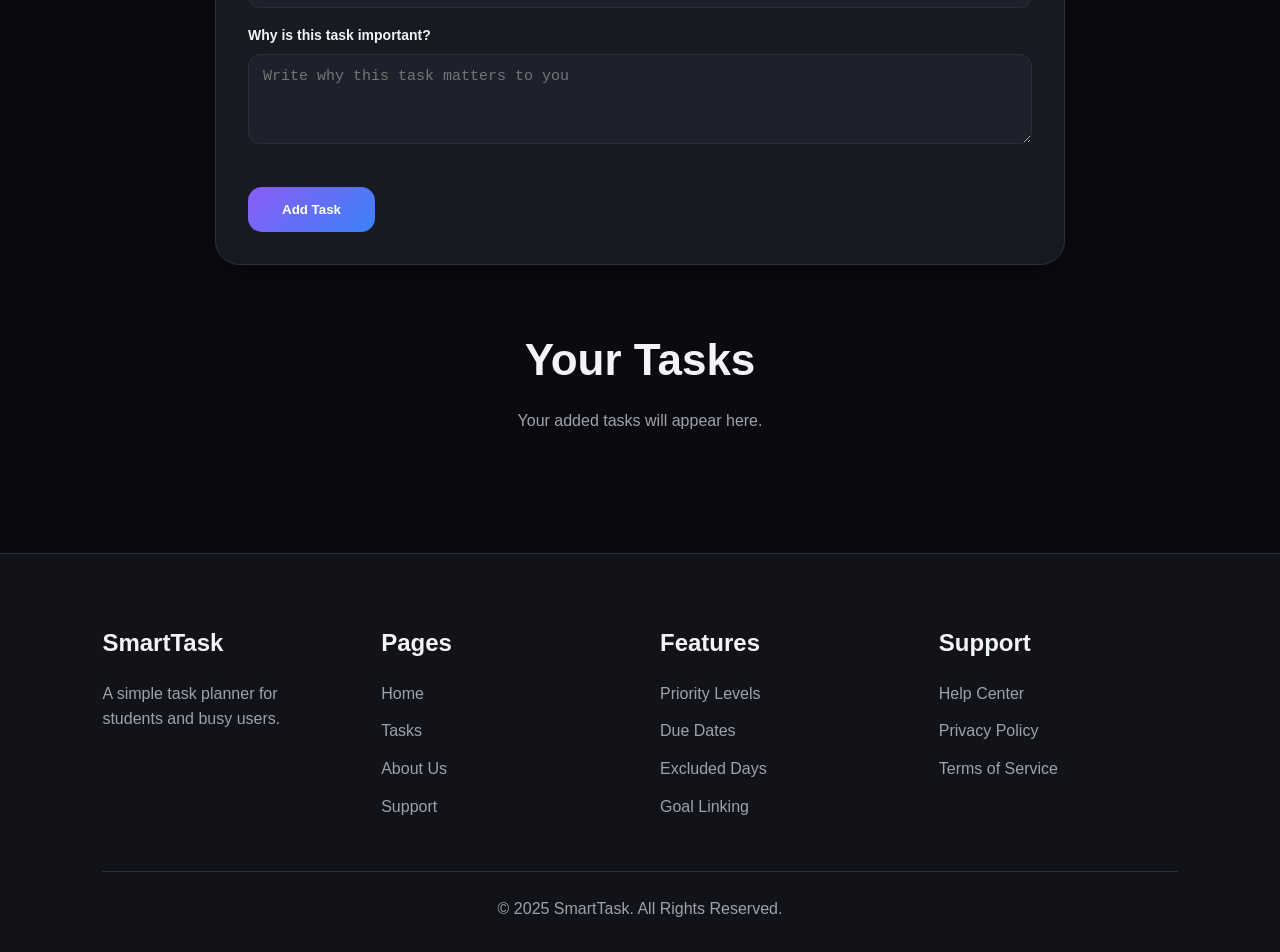
<file: smart-task/tasks.html>
<!DOCTYPE html>
<html lang="en">
<head>
  <meta charset="UTF-8">
  <meta name="viewport" content="width=device-width, initial-scale=1.0">
  <title>SmartTask | Tasks</title>
  <link rel="stylesheet" href="css/style.css">
  <link rel="stylesheet" href="css/tasks.css">
</head>

<body>

<header>
  <div class="logo">SmartTask</div>

  <nav>
    <a href="index.html">Home</a>
    <a href="tasks.html" class="active">Tasks</a>
    <a href="about.html">About Us</a>
    <a href="support.html">Support</a>
  </nav>
</header>

<section class="page-hero">
  <div class="hero-content">
    <span class="tag">Task Workspace</span>

    <h1>Manage your tasks clearly.</h1>

    <p>
      Add tasks, choose priorities, set due dates, and connect each task
      to a goal that matters to you.
    </p>
  </div>
</section>

<section class="tasks-page">

  <div class="section-title">
    <h2>Create a New Task</h2>
    <p>Fill in the details below to organize your task.</p>
  </div>

  <form id="taskForm" class="task-form">

    <label for="taskTitle">Task Title</label>
    <input
      type="text"
      id="taskTitle"
      placeholder="What do you need to do?"
      required
    >

    <label for="taskDescription">Description</label>
    <textarea
      id="taskDescription"
      placeholder="Write a short description"
    ></textarea>

    <label>Priority</label>
    <div class="option-row">
      <label>
        <input type="radio" name="priority" value="High" checked>
        High
      </label>

      <label>
        <input type="radio" name="priority" value="Medium">
        Medium
      </label>

      <label>
        <input type="radio" name="priority" value="Low">
        Low
      </label>
    </div>

    <label>Due Date</label>
    <div class="option-row">
      <label>
        <input type="radio" name="due" value="Today" checked>
        Today
      </label>

      <label>
        <input type="radio" name="due" value="Tomorrow">
        Tomorrow
      </label>

      <label>
        <input type="radio" name="due" value="Daily">
        Daily
      </label>

      <label>
        <input type="radio" name="due" value="Custom">
        Custom
      </label>
    </div>

    <div id="customDateField" class="conditional-field">
      <label for="taskDate">Custom Date</label>
      <input type="date" id="taskDate" min="2025-01-01" max="2050-12-31">
    </div>

    <label for="taskTime">Time</label>
    <input type="time" id="taskTime">

    <div id="excludedDaysField" class="conditional-field">
      <label>Excluded Days</label>

      <div class="days-box">
        <label><input type="checkbox" value="Sunday"> Sun</label>
        <label><input type="checkbox" value="Monday"> Mon</label>
        <label><input type="checkbox" value="Tuesday"> Tue</label>
        <label><input type="checkbox" value="Wednesday"> Wed</label>
        <label><input type="checkbox" value="Thursday"> Thu</label>
        <label><input type="checkbox" value="Friday"> Fri</label>
        <label><input type="checkbox" value="Saturday"> Sat</label>
      </div>
    </div>

    <label for="taskGoal">Link to Goal Optional</label>
    <input
      type="text"
      id="taskGoal"
      placeholder="Example: Study, Health, Career"
    >

    <label for="taskReason">Why is this task important?</label>
    <textarea
      id="taskReason"
      placeholder="Write why this task matters to you"
    ></textarea>

    <button type="submit" class="main-btn">Add Task</button>

  </form>

  <div class="section-title">
    <h2>Your Tasks</h2>
    <p>Your added tasks will appear here.</p>
  </div>

  <div id="taskList" class="task-list">

  </div>

</section>

<footer>
  <div class="footer-content">

    <div>
      <h3>SmartTask</h3>
      <p>A simple task planner for students and busy users.</p>
    </div>

    <div>
      <h3>Pages</h3>
      <a href="index.html">Home</a>
      <a href="tasks.html">Tasks</a>
      <a href="about.html">About Us</a>
      <a href="support.html">Support</a>
    </div>

    <div>
      <h3>Features</h3>
      <p>Priority Levels</p>
      <p>Due Dates</p>
      <p>Excluded Days</p>
      <p>Goal Linking</p>
    </div>

    <div>
      <h3>Support</h3>
      <p>Help Center</p>
      <p>Privacy Policy</p>
      <p>Terms of Service</p>
    </div>

  </div>

  <div class="footer-bottom">
    <p>© 2025 SmartTask. All Rights Reserved.</p>
  </div>
</footer>

<script src="js/app.js"></script>

</body>
</html>
</file>
<file: smart-task/css/style.css>
* {
  margin: 0;
  padding: 0;
  box-sizing: border-box;
}

html {
  scroll-behavior: smooth;
}

/* ======= colors ======= */

:root {
  --bg-main: #0b0b0f;
  --bg-soft: #111318;

  --card-bg: #171a21;
  --card-bg-light: #1d212b;

  --border: #2a2f3a;

  --primary: #8b5cf6;
  --secondary: #3b82f6;
  --cyan: #38bdf8;

  --text-main: #f3f4f6;
  --text-soft: #c7cbd1;
  --text-muted: #9ca3af;

  --danger: #991b1b;
  --success: #7c3aed;
  --warning: #232833;
}

/* ======= body ======= */

body {
  font-family: Arial, sans-serif;
  background-color: var(--bg-main);
  color: var(--text-main);
  line-height: 1.6;
}

/* ======= section ======= */

section {
  padding: 70px 8%;
}

/* ======= header ======= */

header {
  background-color: rgba(17, 19, 24, 0.94);

  padding: 20px 8%;

  display: flex;
  justify-content: space-between;
  align-items: center;

  border-bottom: 1px solid var(--border);

  position: sticky;
  top: 0;

  z-index: 1000;

  backdrop-filter: blur(10px);
}

/* ======= logo ======= */

.logo {
  font-size: 40px;
  font-weight: bold;

  color: var(--primary);
}

/* ======= nav ======= */

nav {
  display: flex;
  gap: 28px;
}

nav a {
  color: var(--text-main);

  text-decoration: none;

  font-weight: 600;

  transition: 0.3s;
}

nav a:hover {
  color: var(--primary);
}

nav a.active {
  color: var(--primary);
}

/* ======= hero ======= */

.hero,
.page-hero {
  min-height: 70vh;

  display: flex;
  align-items: center;
  justify-content: center;

  text-align: center;

  background:
    radial-gradient(circle at top left,
    rgba(139,92,246,0.10),
    transparent 30%),

    radial-gradient(circle at bottom right,
    rgba(59,130,246,0.08),
    transparent 35%),

    var(--bg-main);
}

.hero-content {
  max-width: 900px;
}

.hero-content h1 {
  font-size: 55px;

  line-height: 1.2;

  margin: 24px 0;
}

.hero-content p {
  color: var(--text-muted);

  font-size: 19px;

  line-height: 1.9;

  max-width: 760px;

  margin: auto;
}

/* ======= tag ======= */

.tag {
  display: inline-block;

  padding: 12px 24px;

  border-radius: 40px;

  border: 1px solid var(--border);

  background-color: var(--bg-soft);

  color: var(--cyan);

  font-weight: bold;
}

/* ======= button ======= */

.main-btn {
  display: inline-block;

  margin-top: 36px;

  padding: 15px 34px;

  border-radius: 14px;

  background: linear-gradient(
    135deg,
    var(--primary),
    var(--secondary)
  );

  color: white;

  text-decoration: none;

  font-weight: bold;

  transition: 0.3s;
}

.main-btn:hover {
  transform: translateY(-2px);

  opacity: 0.95;
}

/* ======= title ======= */

.section-title {
  text-align: center;

  margin-bottom: 50px;
}

.section-title h2 {
  font-size: 44px;

  margin-bottom: 12px;
}

.section-title p {
  color: var(--text-muted);

  max-width: 700px;

  margin: auto;
}

/* ======= cards ======= */

.cards {
  display: grid;

  grid-template-columns: repeat(3, 1fr);

  gap: 24px;
}

.card {
  background-color: var(--card-bg);

  border: 1px solid var(--border);

  border-radius: 24px;

  padding: 32px;

  box-shadow: 0 10px 30px rgba(0,0,0,0.30);

  transition: 0.3s;
}

.card:hover {
  transform: translateY(-4px);

  border-color: var(--primary);
}

.card h3 {
  font-size: 26px;

  margin-bottom: 16px;
}

.card p {
  color: var(--text-soft);

  line-height: 1.9;
}

/* ======= footer ======= */

footer {
  background-color: var(--bg-soft);

  border-top: 1px solid var(--border);

  padding: 70px 8% 30px;
}

.footer-content {
  display: grid;

  grid-template-columns: repeat(4, 1fr);

  gap: 40px;
}

.footer-content h3 {
  margin-bottom: 18px;

  font-size: 24px;
}

.footer-content p,
.footer-content a {
  color: var(--text-muted);

  text-decoration: none;

  display: block;

  margin-bottom: 12px;

  transition: 0.3s;
}

.footer-content a:hover {
  color: var(--primary);
}

.footer-bottom {
  border-top: 1px solid var(--border);

  margin-top: 40px;
  padding-top: 24px;

  text-align: center;

  color: var(--text-muted);
}

/* ======= responsive ======= */

@media (max-width: 900px) {

  .cards,
  .footer-content {
    grid-template-columns: 1fr;
  }

  .hero-content h1 {
    font-size: 48px;
  }

  nav {
    gap: 18px;
  }

}
</file>
<file: smart-task/css/support.css>
.support-page {
  background-color: var(--bg-main);
  padding: 70px 8%;
}

.support-cards {
  display: grid;
  grid-template-columns: repeat(2, 1fr);
  gap: 26px;
  max-width: 820px;
  margin: 0 auto 50px;
}

.support-card {
  background-color: var(--card-bg);
  border: 1px solid var(--border);
  border-radius: 24px;
  padding: 30px 24px;
  text-align: center;
  box-shadow: 0 10px 28px rgba(0,0,0,0.32);
}

.support-icon {
  width: 54px;
  height: 54px;
  background: linear-gradient(135deg, var(--primary), var(--secondary));
  border-radius: 50%;
  display: flex;
  align-items: center;
  justify-content: center;
  margin: 0 auto 20px;
  font-size: 24px;
}

.support-card h3 {
  font-size: 23px;
  margin-bottom: 12px;
}

.support-card p {
  color: var(--text-main);
  margin-bottom: 14px;
  font-size: 16px;
}

.support-card span {
  color: var(--text-muted);
  font-size: 14px;
}

.support-form {
  max-width: 820px;
  margin: 0 auto;
  background-color: var(--card-bg);
  padding: 34px;
  border-radius: 24px;
  border: 1px solid var(--border);
  box-shadow: 0 10px 28px rgba(0,0,0,0.32);
}

.support-form h2 {
  font-size: 28px;
  margin-bottom: 8px;
}

.form-hint {
  color: var(--text-muted);
  margin-bottom: 24px;
}

.support-form label {
  display: block;
  margin-top: 16px;
  margin-bottom: 7px;
  font-weight: bold;
  color: var(--text-soft);
}

.support-form input,
.support-form textarea {
  width: 100%;
  padding: 13px 14px;
  border-radius: 12px;
  border: 1px solid var(--border);
  background-color: var(--card-bg-light);
  color: var(--text-main);
  font-size: 15px;
}

.support-form textarea {
  min-height: 120px;
  resize: vertical;
}

.support-form input:focus,
.support-form textarea:focus {
  outline: none;
  border-color: var(--primary);
}

.submit-btn {
  width: 100%;
  margin-top: 26px;
  padding: 13px;
  border: none;
  border-radius: 12px;
  background: linear-gradient(135deg, var(--primary), var(--secondary));
  color: white;
  font-size: 16px;
  font-weight: 600;
  cursor: pointer;
  transition: 0.3s;
}

.submit-btn:hover {
  opacity: 0.95;
}

.response-box {
  max-width: 700px;
  margin: 40px auto 0;
  text-align: center;
  background: linear-gradient(135deg, rgba(139,92,246,0.72), rgba(59,130,246,0.52));
  padding: 16px 22px;
  border-radius: 14px;
  color: white;
}

.response-box h3 {
  margin-bottom: 4px;
}

.response-box p {
  color: white;
}

@media (max-width: 900px) {
  .support-cards {
    grid-template-columns: 1fr;
  }

  .support-form {
    padding: 28px;
  }
}
</file>
<file: smart-task/css/tasks.css>
.tasks-page {
  background-color: var(--bg-main);
}

.task-form {
  max-width: 850px;
  margin: 0 auto 60px;
  background-color: var(--card-bg);
  padding: 32px;
  border-radius: 24px;
  border: 1px solid var(--border);
  box-shadow: 0 10px 30px rgba(0,0,0,0.32);
}

.task-form label {
  display: block;
  margin-top: 16px;
  margin-bottom: 7px;
  color: var(--text-main);
  font-weight: bold;
  font-size: 14px;
}

.task-form input,
.task-form textarea {
  width: 100%;
  padding: 13px 14px;
  border-radius: 12px;
  border: 1px solid var(--border);
  background-color: var(--card-bg-light);
  color: var(--text-main);
  font-size: 15px;
}

input[type="date"],
input[type="time"] {
  cursor: pointer;
}

.task-form textarea {
  min-height: 90px;
  resize: vertical;
}

.task-form input:focus,
.task-form textarea:focus {
  outline: none;
  border-color: var(--primary);
}

.option-row {
  display: flex;
  gap: 10px;
  flex-wrap: wrap;
}

.option-row label {
  background-color: var(--card-bg-light);
  border: 1px solid var(--border);
  padding: 10px 22px;
  border-radius: 12px;
  color: var(--text-soft);
  cursor: pointer;
  font-weight: 700;
  font-size: 14px;
  transition: 0.25s;
  margin-top: 0;
}

.option-row input {
  display: none;
}

.option-row label:has(input:checked) {
  background: linear-gradient(135deg, var(--primary), var(--secondary));
  border-color: var(--primary);
  color: white;
  box-shadow: 0 0 18px rgba(139,92,246,0.22);
}

.option-row label:hover {
  border-color: var(--primary);
  color: white;
}

.conditional-field {
  display: none;
}

.conditional-field.show {
  display: block;
}

.days-box {
  display: flex;
  gap: 9px;
  flex-wrap: wrap;
  margin-top: 6px;
}

.days-box label {
  background-color: var(--card-bg-light);
  border: 1px solid var(--border);
  padding: 8px 13px;
  border-radius: 10px;
  color: var(--text-soft);
  cursor: pointer;
  font-weight: 600;
  font-size: 13px;
  margin-top: 0;
  transition: 0.25s;
}

.days-box input {
  display: none;
}

.days-box label:has(input:checked) {
  background-color: rgba(220, 38, 38, 0.16);
  color: #fecaca;
  border-color: rgba(220, 38, 38, 0.5);
}

.days-box label:has(input:checked)::after {
  content: " ×";
  color: #f87171;
  font-weight: bold;
}

.task-form .main-btn {
  border: none;
  cursor: pointer;
}

.task-list {
  display: grid;
  grid-template-columns: repeat(2, 1fr);
  gap: 24px;
}

.task-card {
  background-color: var(--card-bg);
  padding: 28px;
  border-radius: 24px;
  border: 1px solid var(--border);
  box-shadow: 0 10px 30px rgba(0,0,0,0.32);
}

.task-card h3 {
  font-size: 24px;
  margin: 14px 0 10px;
}

.task-card p {
  color: var(--text-soft);
  margin-bottom: 9px;
  line-height: 1.7;
}

.priority-badge {
  display: inline-block;
  padding: 7px 15px;
  border-radius: 20px;
  font-size: 14px;
  font-weight: bold;
}

.priority-badge.high {
  background-color: rgba(239, 68, 68, 0.18);
  color: #fca5a5;
  border: 1px solid rgba(239, 68, 68, 0.35);
}

.priority-badge.medium {
  background-color: rgba(245, 158, 11, 0.18);
  color: #fcd34d;
  border: 1px solid rgba(245, 158, 11, 0.35);
}

.priority-badge.low {
  background-color: rgba(34, 197, 94, 0.18);
  color: #86efac;
  border: 1px solid rgba(34, 197, 94, 0.35);
}

.task-actions {
  margin-top: 18px;
}

.task-actions button {
  border: none;
  padding: 10px 15px;
  border-radius: 10px;
  margin-right: 8px;
  cursor: pointer;
  color: white;
  font-weight: bold;
}

.complete-btn {
  background-color: var(--success);
}

.edit-btn {
  background-color: var(--warning);
}

.delete-btn {
  background-color: var(--danger);
}

.task-actions button {
  transition: 0.3s;
}

.task-actions button:hover {
  transform: translateY(-2px);
  opacity: 0.9;
}

.complete-btn:hover {
  box-shadow: 0 0 18px rgba(124, 58, 237, 0.35);
}

.edit-btn:hover {
  box-shadow: 0 0 14px rgba(55, 65, 81, 0.35);
}

.delete-btn:hover {
  box-shadow: 0 0 16px rgba(153, 27, 27, 0.35);
}

/* Completed Task */

.task-card.completed {
  opacity: 0.7;
}

.task-card.completed h3,
.task-card.completed p {
  text-decoration: line-through;
}

.task-card.completed .priority-badge {
  opacity: 0.6;
}

@media (max-width: 900px) {
  .task-list {
    grid-template-columns: 1fr;
  }
}
</file>
